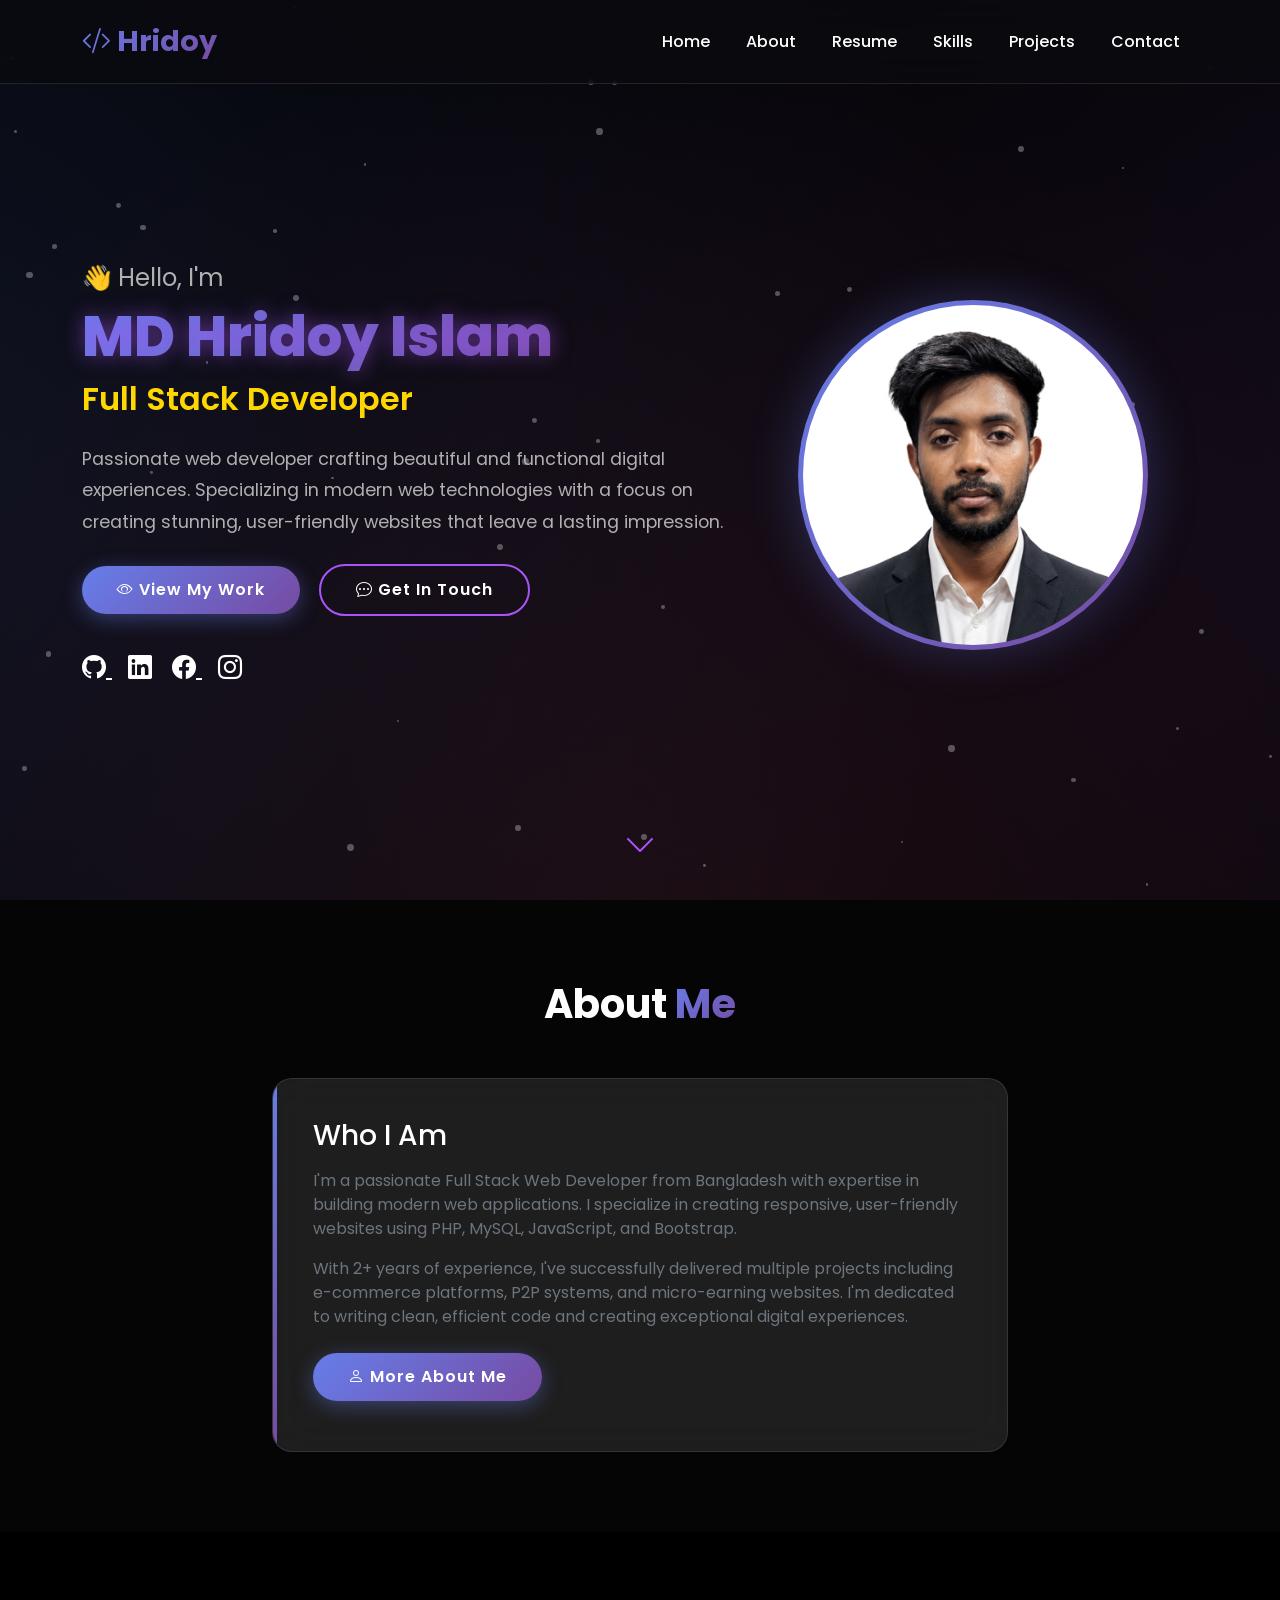
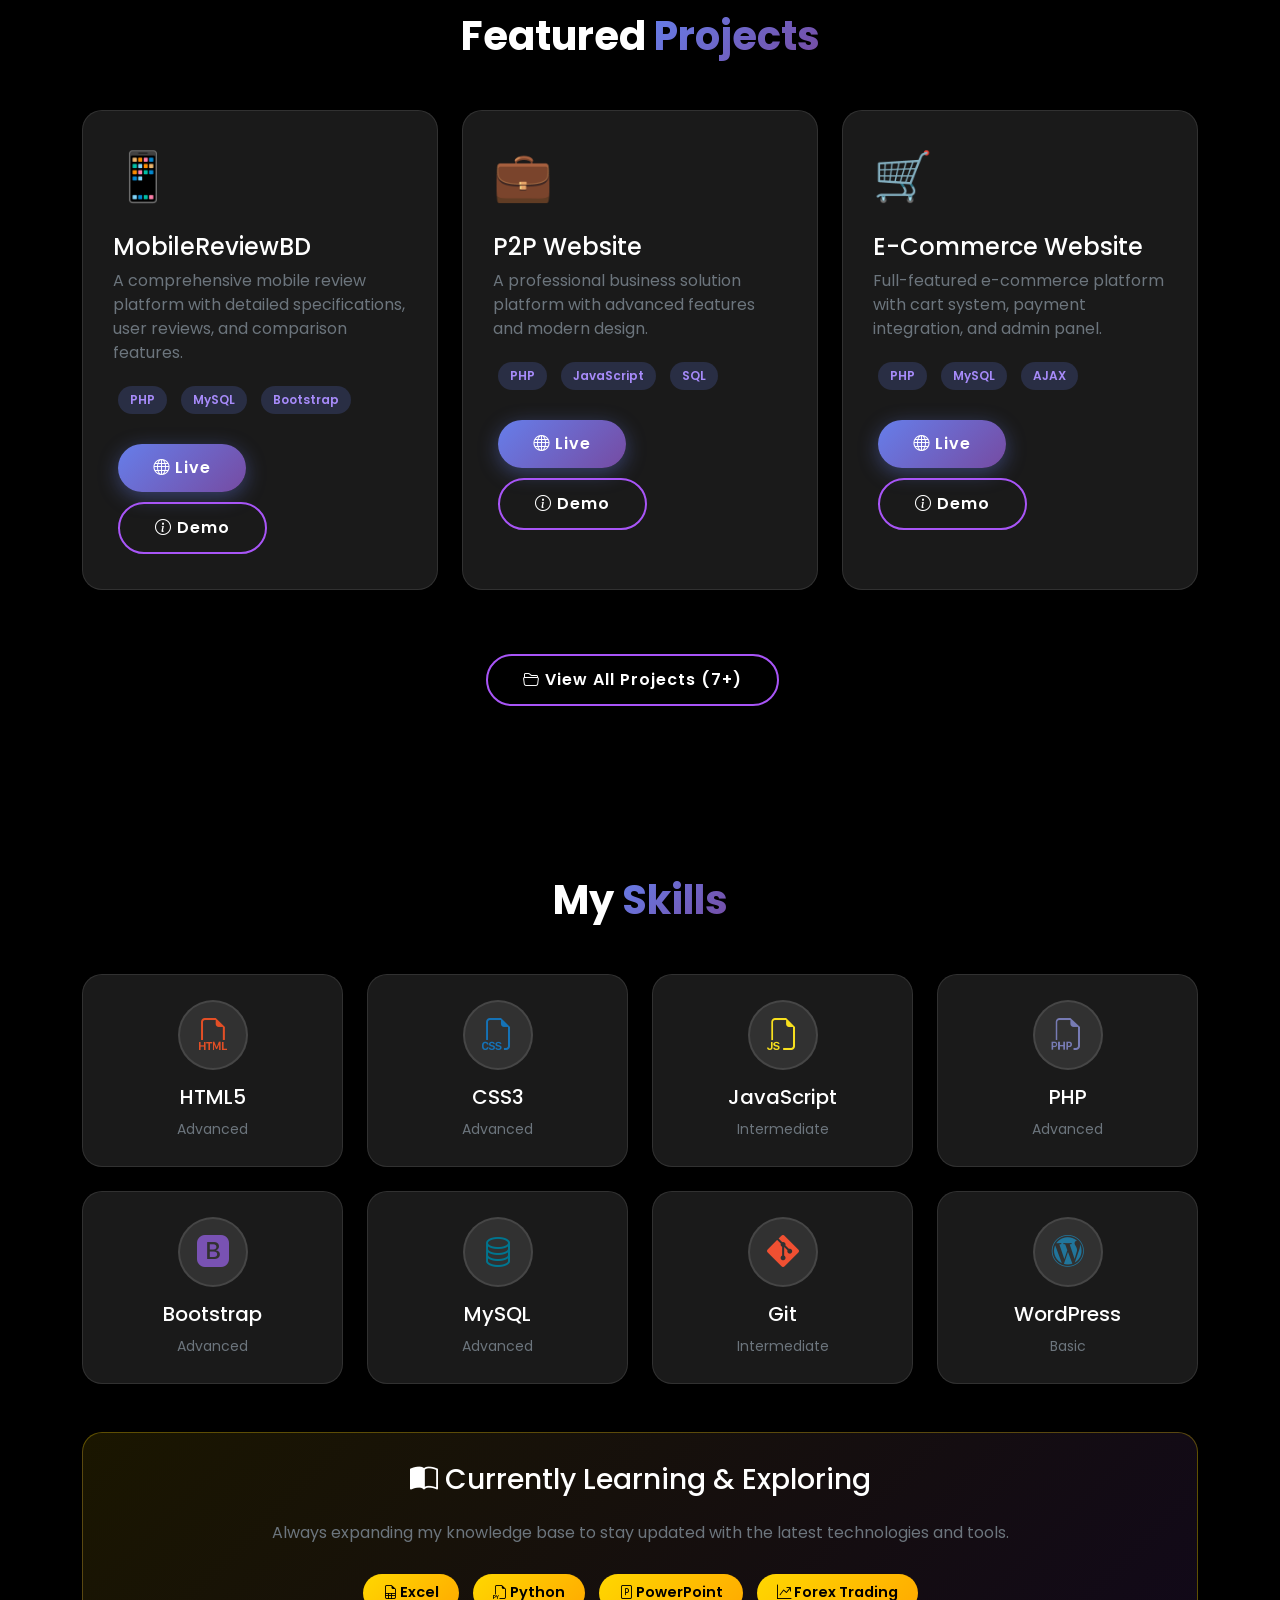
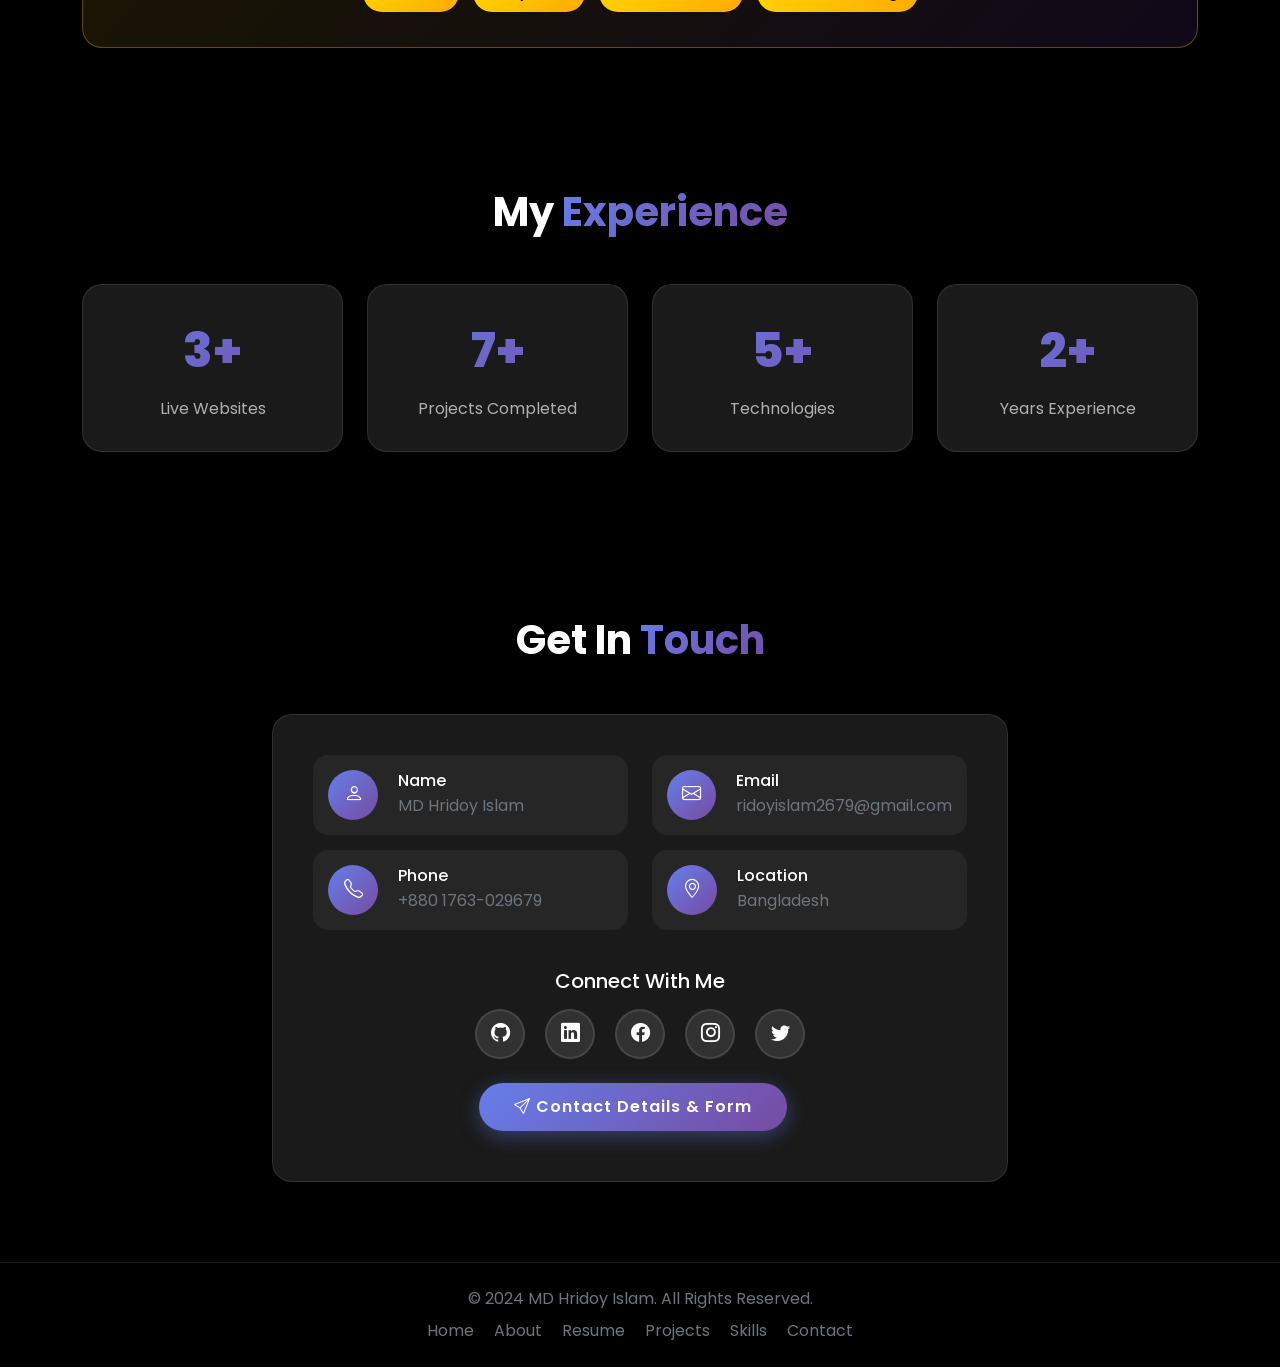
<file: index.html>
<!DOCTYPE html>
<html lang="en">
<head>
    <meta charset="UTF-8">
    <meta name="viewport" content="width=device-width, initial-scale=1.0">
    <title>MD Hridoy Islam - Portfolio</title>
    
    <!-- Bootstrap 5 CSS -->
    <link href="https://cdn.jsdelivr.net/npm/bootstrap@5.3.0/dist/css/bootstrap.min.css" rel="stylesheet">
    
    <!-- Bootstrap Icons -->
    <link href="https://cdn.jsdelivr.net/npm/bootstrap-icons@1.11.0/font/bootstrap-icons.css" rel="stylesheet">
    
    <!-- AOS Animation CSS -->
    <link href="https://unpkg.com/aos@2.3.1/dist/aos.css" rel="stylesheet">
    
    <!-- Google Fonts -->
    <link href="https://fonts.googleapis.com/css2?family=Poppins:wght@300;400;500;600;700;800&display=swap" rel="stylesheet">
    
	<link rel="stylesheet" href="css/style.css">
	<link rel="stylesheet" href="css/index.css">
	<link rel="stylesheet" href="css/about.css">
	<link rel="stylesheet" href="css/resume.css">
	<link rel="stylesheet" href="css/skills.css">
	<link rel="stylesheet" href="css/projects.css">
	<link rel="stylesheet" href="css/contact.css">
	
</head>
<body>
    <!-- Animated Background -->
    <div class="animated-bg"></div>
    <div class="particles" id="particles"></div>

    <!-- Navigation -->
    <nav class="navbar navbar-expand-lg fixed-top" data-bs-theme="dark">
        <div class="container">
            <a class="navbar-brand" href="index.html">
                <i class="bi bi-code-slash"></i> Hridoy
            </a>
            <button class="navbar-toggler" type="button" data-bs-toggle="collapse" data-bs-target="#navbarNav">
                <span class="navbar-toggler-icon"></span>
            </button>
            <div class="collapse navbar-collapse" id="navbarNav">
                <ul class="navbar-nav ms-auto">
                    <li class="nav-item"><a class="nav-link active" href="index.html">Home</a></li>
                    <li class="nav-item"><a class="nav-link" href="about.html">About</a></li>
                    <li class="nav-item"><a class="nav-link" href="resume.html">Resume</a></li>
                    <li class="nav-item"><a class="nav-link" href="skills.html">Skills</a></li>
                    <li class="nav-item"><a class="nav-link" href="projects.html">Projects</a></li>
                    <li class="nav-item"><a class="nav-link" href="contact.html">Contact</a></li>
                </ul>
            </div>
        </div>
    </nav>

    <!-- Hero Section -->
    <section class="hero-section" id="home">
        <div class="container">
            <div class="row align-items-center">
                <div class="col-lg-7" data-aos="fade-right" data-aos-duration="1000">
                    <h1 class="hero-title">
                        <span class="greeting">👋 Hello, I'm</span>
                        <span class="name glow-text">MD Hridoy Islam</span>
                        <span class="role">
                            <span id="typing-text"></span>
                        </span>
                    </h1>
                    <p class="hero-description">
                        Passionate web developer crafting beautiful and functional digital experiences. 
                        Specializing in modern web technologies with a focus on creating stunning, 
                        user-friendly websites that leave a lasting impression.
                    </p>
                    <div class="mt-4">
                        <a href="projects.html" class="btn btn-custom btn-primary-gradient">
                            <i class="bi bi-eye"></i> View My Work
                        </a>
                        <a href="contact.html" class="btn btn-custom btn-outline-gradient">
                            <i class="bi bi-chat-dots"></i> Get In Touch
                        </a>
                    </div>
                    
                    <!-- Social Links -->
                    <div class="mt-4">
                        <a href="https://github.com/ridoyislam2679" target="_blank" class="social-icon text-white me-3 fs-4">
							<i class="bi bi-github"></i>
						</a>
                        <a href="" class="social-icon text-white me-3 fs-4"><i class="bi bi-linkedin"></i></a>
                        <a href="https://www.facebook.com/hridoy42679" target="_blank" class="social-icon text-white me-3 fs-4">
							<i class="bi bi-facebook"></i>
						</a>
                        <a href="https://www.instagram.com/hridoy42679/" target="_blank" class="social-icon text-white fs-4">
							<i class="bi bi-instagram"></i>
						</a>
                    </div>
                </div>
                
                <div class="col-lg-5" data-aos="fade-left" data-aos-duration="1000">
                    <div class="hero-image-container">
                        <div class="hero-image-wrapper">
                            <div class="hero-image-inner">
                                <img src="assets/hridoyIslam.jpeg" alt="MD Hridoy Islam">
                            </div>
                        </div>
                    </div>
                </div>
            </div>
            
            <!-- Scroll Indicator -->
            <div class="scroll-indicator">
                <i class="bi bi-chevron-down"></i>
            </div>
        </div>
    </section>

    <!-- About Preview Section -->
    <section class="about-preview" id="about" data-aos="fade-up" data-aos-duration="1000">
        <div class="container">
            <h2 class="section-title">About <span>Me</span></h2>
            <div class="row align-items-center">
                <div class="col-lg-8 mx-auto">
                    <div class="about-preview-card">
                        <h3 class="mb-3">Who I Am</h3>
                        <p class="text-secondary mb-3">
                            I'm a passionate Full Stack Web Developer from Bangladesh with expertise in building 
                            modern web applications. I specialize in creating responsive, user-friendly websites 
                            using PHP, MySQL, JavaScript, and Bootstrap.
                        </p>
                        <p class="text-secondary mb-4">
                            With 2+ years of experience, I've successfully delivered multiple projects including 
                            e-commerce platforms, P2P systems, and micro-earning websites. I'm dedicated to 
                            writing clean, efficient code and creating exceptional digital experiences.
                        </p>
                        <a href="about.html" class="btn btn-custom btn-primary-gradient">
                            <i class="bi bi-person"></i> More About Me
                        </a>
                    </div>
                </div>
            </div>
        </div>
    </section>

    <!-- Top Projects Section -->
    <section class="section-padding" id="projects" data-aos="fade-up" data-aos-duration="1000">
        <div class="container">
            <h2 class="section-title">Featured <span>Projects</span></h2>
            <div class="row">
                <!-- Project 1: MobileReviewBD -->
                <div class="col-lg-4 col-md-6 mb-4">
                    <div class="project-card">
                        <div class="project-icon">📱</div>
                        <h4>MobileReviewBD</h4>
                        <p class="text-secondary">A comprehensive mobile review platform with detailed specifications, user reviews, and comparison features.</p>
                        <div class="mb-3">
                            <span class="project-tag">PHP</span>
                            <span class="project-tag">MySQL</span>
                            <span class="project-tag">Bootstrap</span>
                        </div>
                        <div class="project-links">
                            <a href="https://mobilereviewbd.com" target="_blank" class="btn btn-custom btn-primary-gradient btn-sm">
                                <i class="bi bi-globe"></i> Live 
                            </a>
                            <a href="MobileProject/index.php" class="btn btn-custom btn-outline-gradient btn-sm">
                                <i class="bi bi-info-circle"></i> Demo
                            </a>
                        </div>
                    </div>
                </div>

                <!-- Project 2: Reponex -->
                <div class="col-lg-4 col-md-6 mb-4">
                    <div class="project-card">
                        <div class="project-icon">💼</div>
                        <h4>P2P Website</h4>
                        <p class="text-secondary">A professional business solution platform with advanced features and modern design.</p>
                        <div class="mb-3">
                            <span class="project-tag">PHP</span>
                            <span class="project-tag">JavaScript</span>
                            <span class="project-tag">SQL</span>
                        </div>
                        <div class="project-links">
                            <a href="https://www.goldsaveworld.com/" target="_blank" class="btn btn-custom btn-primary-gradient btn-sm">
                                <i class="bi bi-globe"></i> Live 
                            </a>
                            <a href="GoldSave/index.php" class="btn btn-custom btn-outline-gradient btn-sm">
                                <i class="bi bi-info-circle"></i> Demo
                            </a>
                        </div>
                    </div>
                </div>

                <!-- Project 3: E-Commerce Platform -->
                <div class="col-lg-4 col-md-6 mb-4">
                    <div class="project-card">
                        <div class="project-icon">🛒</div>
                        <h4>E-Commerce Website</h4>
                        <p class="text-secondary">Full-featured e-commerce platform with cart system, payment integration, and admin panel.</p>
                        <div class="mb-3">
                            <span class="project-tag">PHP</span>
                            <span class="project-tag">MySQL</span>
                            <span class="project-tag">AJAX</span>
                        </div>
                        <div class="project-links">
							<a href="https://www.refonex.com/" target="_blank" class="btn btn-custom btn-primary-gradient btn-sm">
                                <i class="bi bi-globe"></i> Live 
                            </a>
                            <a href="PreakithikShad/index.php" class="btn btn-custom btn-outline-gradient btn-sm">
                                <i class="bi bi-info-circle"></i> Demo
                            </a>
                        </div>
                    </div>
                </div>
            </div>

            <!-- More Projects Button -->
            <div class="more-projects">
                <a href="projects.html" class="btn btn-custom btn-outline-gradient btn-lg">
                    <i class="bi bi-folder2-open"></i> View All Projects (7+)
                </a>
            </div>
        </div>
    </section>

    <!-- Skills Section -->
    <section class="section-padding" id="skills" data-aos="fade-up" data-aos-duration="1000">
        <div class="container">
            <h2 class="section-title">My <span>Skills</span></h2>
            <div class="row g-4">
                <!-- Skill items - easily add/remove -->
                <div class="col-lg-3 col-md-4 col-6">
                    <div class="skill-card">
                        <div class="skill-icon-circle">
                            <i class="bi bi-filetype-html" style="color: #e34f26;"></i>
                        </div>
                        <h5>HTML5</h5>
                        <small class="text-secondary">Advanced</small>
                    </div>
                </div>
                <div class="col-lg-3 col-md-4 col-6">
                    <div class="skill-card">
                        <div class="skill-icon-circle">
                            <i class="bi bi-filetype-css" style="color: #1572b6;"></i>
                        </div>
                        <h5>CSS3</h5>
                        <small class="text-secondary">Advanced</small>
                    </div>
                </div>
                <div class="col-lg-3 col-md-4 col-6">
                    <div class="skill-card">
                        <div class="skill-icon-circle">
                            <i class="bi bi-filetype-js" style="color: #f7df1e;"></i>
                        </div>
                        <h5>JavaScript</h5>
                        <small class="text-secondary">Intermediate</small>
                    </div>
                </div>
                <div class="col-lg-3 col-md-4 col-6">
                    <div class="skill-card">
                        <div class="skill-icon-circle">
                            <i class="bi bi-filetype-php" style="color: #777bb4;"></i>
                        </div>
                        <h5>PHP</h5>
                        <small class="text-secondary">Advanced</small>
                    </div>
                </div>
                <div class="col-lg-3 col-md-4 col-6">
                    <div class="skill-card">
                        <div class="skill-icon-circle">
                            <i class="bi bi-bootstrap-fill" style="color: #7952b3;"></i>
                        </div>
                        <h5>Bootstrap</h5>
                        <small class="text-secondary">Advanced</small>
                    </div>
                </div>
                <div class="col-lg-3 col-md-4 col-6">
                    <div class="skill-card">
                        <div class="skill-icon-circle">
                            <i class="bi bi-database" style="color: #00758f;"></i>
                        </div>
                        <h5>MySQL</h5>
                        <small class="text-secondary">Advanced</small>
                    </div>
                </div>
                <div class="col-lg-3 col-md-4 col-6">
                    <div class="skill-card">
                        <div class="skill-icon-circle">
                            <i class="bi bi-git" style="color: #f05032;"></i>
                        </div>
                        <h5>Git</h5>
                        <small class="text-secondary">Intermediate</small>
                    </div>
                </div>
                <div class="col-lg-3 col-md-4 col-6">
                    <div class="skill-card">
                        <div class="skill-icon-circle">
                            <i class="bi bi-wordpress" style="color: #21759b;"></i>
                        </div>
                        <h5>WordPress</h5>
                        <small class="text-secondary">Basic</small>
                    </div>
                </div>
            </div>

            <!-- Currently Learning Section -->
            <div class="mt-5" data-aos="fade-up" data-aos-duration="1000">
                <div class="learning-card">
                    <h3 class="text-center mb-4">
                        <i class="bi bi-book-half"></i> Currently Learning & Exploring
                    </h3>
                    <p class="text-center text-secondary mb-4">
                        Always expanding my knowledge base to stay updated with the latest technologies and tools.
                    </p>
                    <div class="text-center">
                        <span class="learning-badge"><i class="bi bi-file-earmark-spreadsheet"></i> Excel</span>
                        <span class="learning-badge"><i class="bi bi-filetype-py"></i> Python</span>
                        <span class="learning-badge"><i class="bi bi-file-ppt"></i> PowerPoint</span>
                        <span class="learning-badge"><i class="bi bi-graph-up-arrow"></i> Forex Trading</span>
                    </div>
                </div>
            </div>
        </div>
    </section>

    <!-- Stats/Experience Section -->
    <section class="stats-section" data-aos="fade-up" data-aos-duration="1000">
        <div class="container">
            <h2 class="section-title mb-5">My <span>Experience</span></h2>
            <div class="row">
                <div class="col-md-3 col-6 mb-4">
                    <div class="stat-card">
                        <div class="stat-number">3+</div>
                        <div class="stat-label">Live Websites</div>
                    </div>
                </div>
                <div class="col-md-3 col-6 mb-4">
                    <div class="stat-card">
                        <div class="stat-number">7+</div>
                        <div class="stat-label">Projects Completed</div>
                    </div>
                </div>
                <div class="col-md-3 col-6 mb-4">
                    <div class="stat-card">
                        <div class="stat-number">5+</div>
                        <div class="stat-label">Technologies</div>
                    </div>
                </div>
                <div class="col-md-3 col-6 mb-4">
                    <div class="stat-card">
                        <div class="stat-number">2+</div>
                        <div class="stat-label">Years Experience</div>
                    </div>
                </div>
            </div>
        </div>
    </section>

    <!-- Contact Section -->
    <section class="section-padding" id="contact" data-aos="fade-up" data-aos-duration="1000">
        <div class="container">
            <h2 class="section-title">Get In <span>Touch</span></h2>
            <div class="row">
                <div class="col-lg-8 mx-auto">
                    <div class="contact-card">
                        <div class="row">
                            <div class="col-md-6">
                                <div class="contact-info-item">
                                    <div class="contact-icon">
                                        <i class="bi bi-person"></i>
                                    </div>
                                    <div>
                                        <h6 class="mb-1">Name</h6>
                                        <p class="mb-0 text-secondary">MD Hridoy Islam</p>
                                    </div>
                                </div>
                            </div>
                            <div class="col-md-6">
                                <div class="contact-info-item">
                                    <div class="contact-icon">
                                        <i class="bi bi-envelope"></i>
                                    </div>
                                    <div>
                                        <h6 class="mb-1">Email</h6>
                                        <p class="mb-0 text-secondary">ridoyislam2679@gmail.com</p>
                                    </div>
                                </div>
                            </div>
                            <div class="col-md-6">
                                <div class="contact-info-item">
                                    <div class="contact-icon">
                                        <i class="bi bi-telephone"></i>
                                    </div>
                                    <div>
                                        <h6 class="mb-1">Phone</h6>
                                        <p class="mb-0 text-secondary">+880 1763-029679</p>
                                    </div>
                                </div>
                            </div>
                            <div class="col-md-6">
                                <div class="contact-info-item">
                                    <div class="contact-icon">
                                        <i class="bi bi-geo-alt"></i>
                                    </div>
                                    <div>
                                        <h6 class="mb-1">Location</h6>
                                        <p class="mb-0 text-secondary">Bangladesh</p>
                                    </div>
                                </div>
                            </div>
                        </div>

                        <!-- Social Links -->
                        <div class="text-center mt-4">
                            <h5 class="mb-3">Connect With Me</h5>
                            <div class="social-links-circle">
                                <a href="https://github.com/ridoyislam2679" target="_blank" class="social-icon" title="GitHub">
									<i class="bi bi-github"></i>
								</a>
                                <a href="" class="social-icon" title="LinkedIn"><i class="bi bi-linkedin"></i></a>
                                <a href="https://www.facebook.com/hridoy42679" target="_blank" class="social-icon" title="Facebook">
									<i class="bi bi-facebook"></i>
								</a>
                                <a href="https://www.instagram.com/hridoy42679/" target="_blank" class="social-icon" title="Instagram">
									<i class="bi bi-instagram"></i>
								</a>
                                <a href="" class="social-icon" title="Twitter"><i class="bi bi-twitter"></i></a>
                            </div>
                        </div>

                        <!-- Contact Button -->
                        <div class="text-center mt-4">
                            <a href="contact.html" class="btn btn-custom btn-primary-gradient btn-lg">
                                <i class="bi bi-send"></i> Contact Details & Form
                            </a>
                        </div>
                    </div>
                </div>
            </div>
        </div>
    </section>

    <!-- Footer -->
    <footer class="py-4" style="border-top: 1px solid var(--border-glass);">
        <div class="container text-center">
            <p class="mb-0 text-secondary">
                &copy; 2024 MD Hridoy Islam. All Rights Reserved.
            </p>
            <p class="mt-2 mb-0">
                <a href="index.html" class="text-secondary text-decoration-none me-3">Home</a>
                <a href="about.html" class="text-secondary text-decoration-none me-3">About</a>
                <a href="resume.html" class="text-secondary text-decoration-none me-3">Resume</a>
                <a href="projects.html" class="text-secondary text-decoration-none me-3">Projects</a>
                <a href="skills.html" class="text-secondary text-decoration-none me-3">Skills</a>
                <a href="contact.html" class="text-secondary text-decoration-none">Contact</a>
            </p>
        </div>
    </footer>

    <!-- Scripts -->
    <script src="https://cdn.jsdelivr.net/npm/bootstrap@5.3.0/dist/js/bootstrap.bundle.min.js"></script>
    <script src="https://unpkg.com/aos@2.3.1/dist/aos.js"></script>
    
    <script>
        // Initialize AOS Animation
        AOS.init({
            duration: 1000,
            once: true
        });

        // Typing Effect
        const roles = [
            "Full Stack Developer",
            "Web Designer",
            "UI/UX Enthusiast",
            "Problem Solver"
        ];
        
        let roleIndex = 0;
        let charIndex = 0;
        let isDeleting = false;
        const typingElement = document.getElementById('typing-text');
        
        function typeEffect() {
            const currentRole = roles[roleIndex];
            
            if (isDeleting) {
                typingElement.textContent = currentRole.substring(0, charIndex - 1);
                charIndex--;
            } else {
                typingElement.textContent = currentRole.substring(0, charIndex + 1);
                charIndex++;
            }
            
            if (!isDeleting && charIndex === currentRole.length) {
                setTimeout(() => { isDeleting = true; }, 2000);
            } else if (isDeleting && charIndex === 0) {
                isDeleting = false;
                roleIndex = (roleIndex + 1) % roles.length;
            }
            
            const speed = isDeleting ? 50 : 100;
            setTimeout(typeEffect, speed);
        }
        
        // Start typing effect
        typeEffect();

        // Navbar Scroll Effect
        window.addEventListener('scroll', () => {
            const navbar = document.querySelector('.navbar');
            if (window.scrollY > 50) {
                navbar.classList.add('scrolled');
            } else {
                navbar.classList.remove('scrolled');
            }
        });

        // Create Floating Particles
        function createParticles() {
            const container = document.getElementById('particles');
            for (let i = 0; i < 50; i++) {
                const particle = document.createElement('div');
                particle.className = 'particle';
                particle.style.left = Math.random() * 100 + '%';
                particle.style.top = Math.random() * 100 + '%';
                particle.style.width = Math.random() * 5 + 2 + 'px';
                particle.style.height = particle.style.width;
                particle.style.animationDelay = Math.random() * 6 + 's';
                particle.style.animationDuration = Math.random() * 6 + 4 + 's';
                container.appendChild(particle);
            }
        }
        
        createParticles();

        // Smooth Scroll
        document.querySelectorAll('a[href^="#"]').forEach(anchor => {
            anchor.addEventListener('click', function (e) {
                e.preventDefault();
                const target = document.querySelector(this.getAttribute('href'));
                if (target) {
                    target.scrollIntoView({
                        behavior: 'smooth',
                        block: 'start'
                    });
                }
            });
        });

        // Active Nav Link Update on Scroll
        window.addEventListener('scroll', () => {
            const sections = document.querySelectorAll('section[id]');
            const navLinks = document.querySelectorAll('.nav-link');
            
            let current = '';
            sections.forEach(section => {
                const sectionTop = section.offsetTop - 100;
                if (window.scrollY >= sectionTop) {
                    current = section.getAttribute('id');
                }
            });
            
            navLinks.forEach(link => {
                link.classList.remove('active');
                if (link.getAttribute('href') === '#' + current) {
                    link.classList.add('active');
                }
            });
        });
    </script>
</body>
</html>
</file>
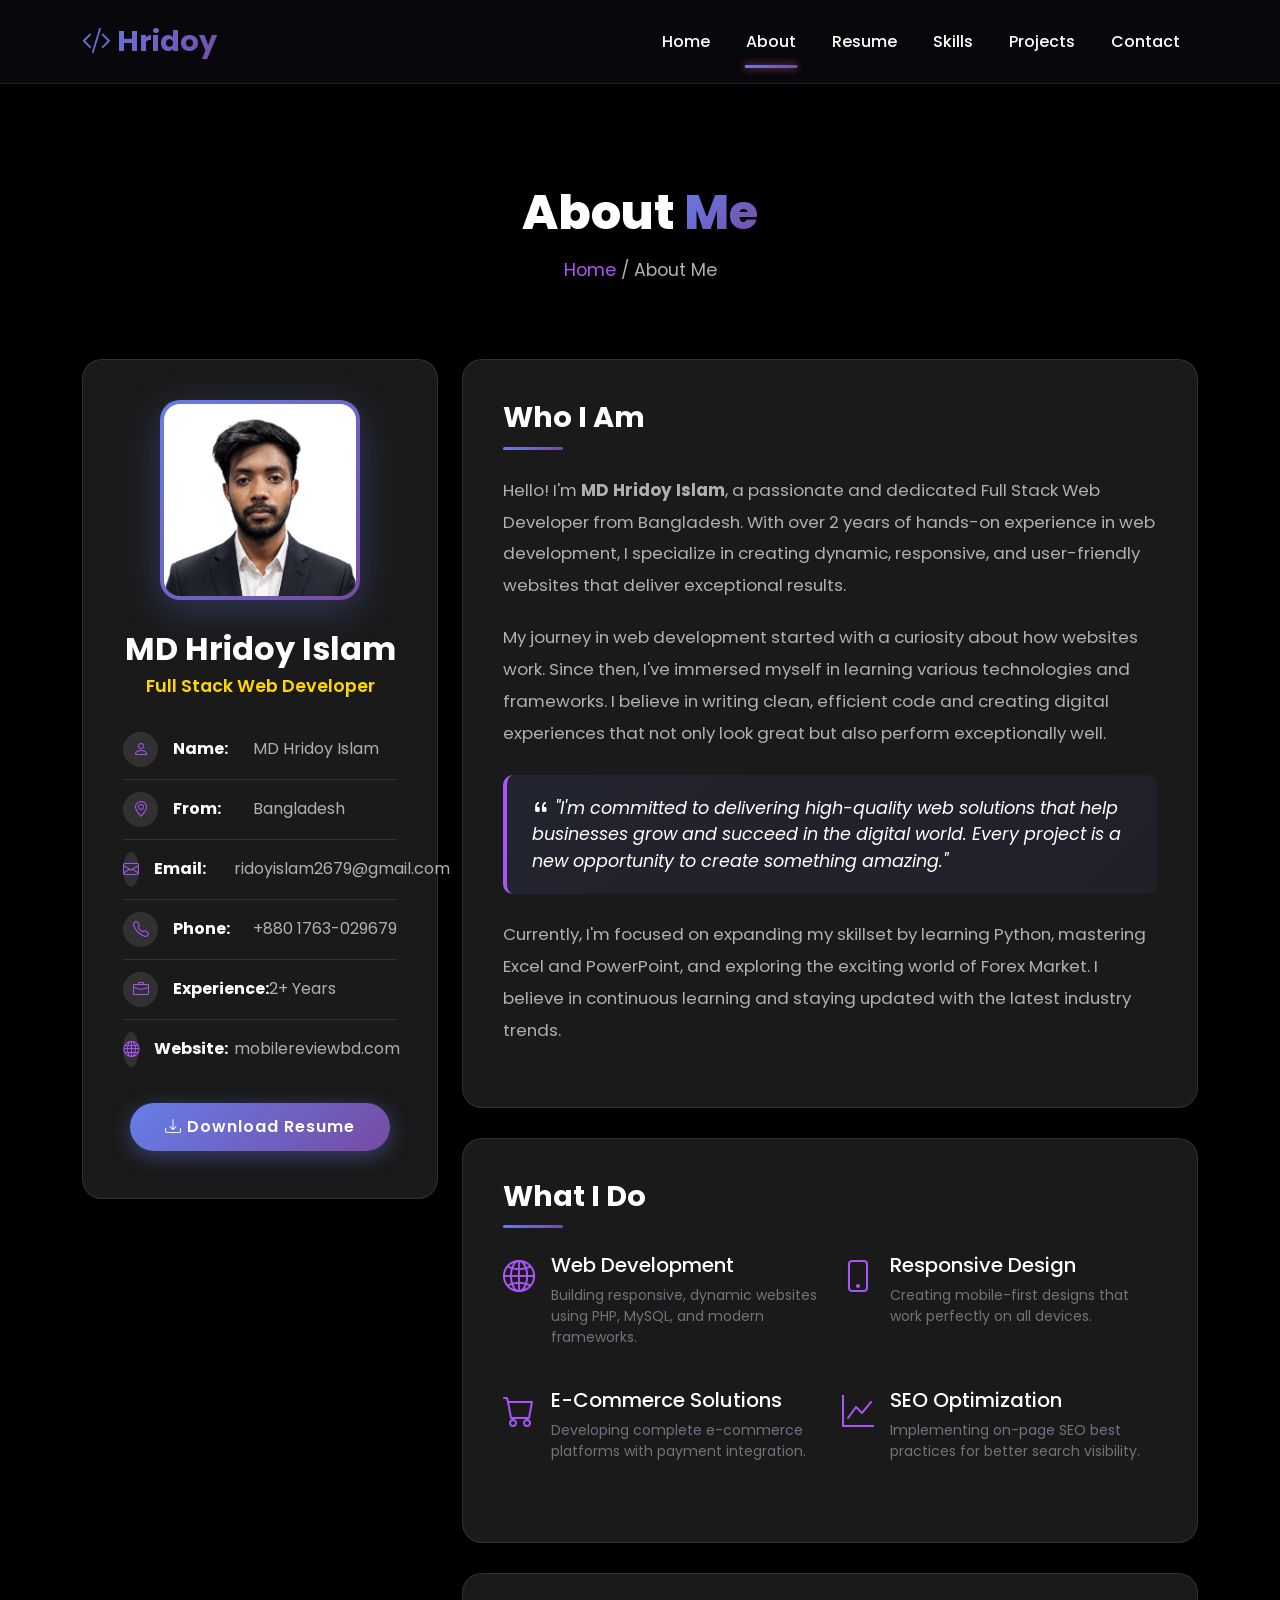
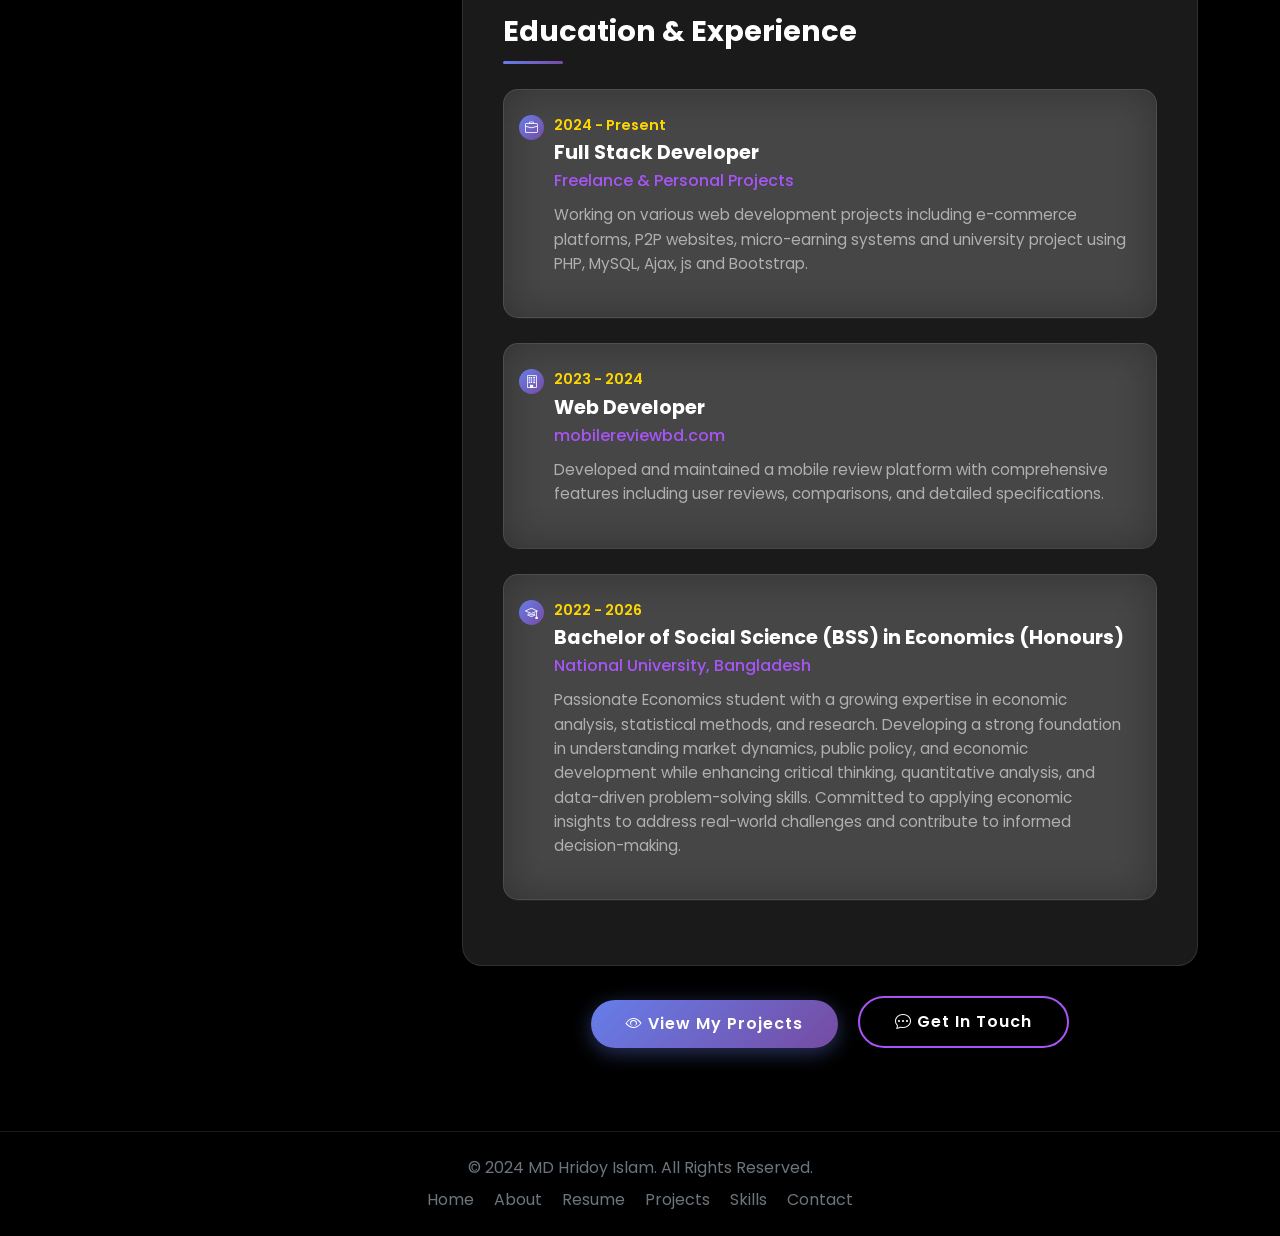
<file: about.html>
<!DOCTYPE html>
<html lang="en">
<head>
    <meta charset="UTF-8">
    <meta name="viewport" content="width=device-width, initial-scale=1.0">
    <title>About Me - MD Hridoy Islam</title>
    
    <!-- Bootstrap 5 CSS -->
    <link href="https://cdn.jsdelivr.net/npm/bootstrap@5.3.0/dist/css/bootstrap.min.css" rel="stylesheet">
    
    <!-- Bootstrap Icons -->
    <link href="https://cdn.jsdelivr.net/npm/bootstrap-icons@1.11.0/font/bootstrap-icons.css" rel="stylesheet">
    
    <!-- AOS Animation CSS -->
    <link href="https://unpkg.com/aos@2.3.1/dist/aos.css" rel="stylesheet">
    
    <!-- Google Fonts -->
    <link href="https://fonts.googleapis.com/css2?family=Poppins:wght@300;400;500;600;700;800&display=swap" rel="stylesheet">
    
	<link rel="stylesheet" href="css/style.css">
	<link rel="stylesheet" href="css/index.css">
	<link rel="stylesheet" href="css/about.css">
	<link rel="stylesheet" href="css/resume.css">
	<link rel="stylesheet" href="css/skills.css">
	<link rel="stylesheet" href="css/projects.css">
	<link rel="stylesheet" href="css/contact.css">
	
</head>
<body>
    <!-- Animated Background -->
    <div class="about-animated-bg"></div>
    <div class="about-particles" id="aboutParticles"></div>

    <!-- Navigation -->
    <nav class="navbar navbar-expand-lg fixed-top" data-bs-theme="dark">
        <div class="container">
            <a class="navbar-brand" href="index.html">
                <i class="bi bi-code-slash"></i> Hridoy
            </a>
            <button class="navbar-toggler" type="button" data-bs-toggle="collapse" data-bs-target="#navbarNav">
                <span class="navbar-toggler-icon"></span>
            </button>
            <div class="collapse navbar-collapse" id="navbarNav">
                <ul class="navbar-nav ms-auto">
                    <li class="nav-item"><a class="nav-link" href="index.html">Home</a></li>
                    <li class="nav-item"><a class="nav-link active" href="about.html">About</a></li>
                    <li class="nav-item"><a class="nav-link" href="resume.html">Resume</a></li>
                    <li class="nav-item"><a class="nav-link" href="skills.html">Skills</a></li>
                    <li class="nav-item"><a class="nav-link" href="projects.html">Projects</a></li>
                    <li class="nav-item"><a class="nav-link" href="contact.html">Contact</a></li>
                </ul>
            </div>
        </div>
    </nav>

    <!-- Page Header -->
    <section class="about-page-header">
        <div class="container">
            <h1 class="about-page-title" data-aos="fade-down">
                About <span>Me</span>
            </h1>
            <p class="about-breadcrumb" data-aos="fade-up" data-aos-delay="200">
                <a href="index.html">Home</a> / About Me
            </p>
        </div>
    </section>

    <!-- Main About Section -->
    <section class="about-main-section">
        <div class="container">
            <div class="row">
                <!-- Profile Card -->
                <div class="col-lg-4" data-aos="fade-right" data-aos-duration="1000">
                    <div class="about-profile-card">
                        <div class="about-profile-img-wrapper">
                            <img src="assets/hridoyIslam.jpeg" alt="MD Hridoy Islam" class="about-profile-img">
                        </div>
                        <h2 class="about-profile-name">MD Hridoy Islam</h2>
                        <p class="about-profile-role">Full Stack Web Developer</p>
                        
                        <ul class="about-profile-details">
                            <li>
                                <i class="bi bi-person"></i>
                                <strong>Name:</strong> MD Hridoy Islam
                            </li>
                            <li>
                                <i class="bi bi-geo-alt"></i>
                                <strong>From:</strong> Bangladesh
                            </li>
                            <li>
                                <i class="bi bi-envelope"></i>
                                <strong>Email:</strong> ridoyislam2679@gmail.com
                            </li>
                            <li>
                                <i class="bi bi-telephone"></i>
                                <strong>Phone:</strong> +880 1763-029679
                            </li>
                            <li>
                                <i class="bi bi-briefcase"></i>
                                <strong>Experience: </strong> 2+ Years
                            </li>
                            <li>
                                <i class="bi bi-globe"></i>
                                <strong>Website:</strong> mobilereviewbd.com
                            </li>
                        </ul>
                        
                        <div class="text-center mt-4">
                            <a href="https://drive.google.com/file/d/1_Hex9TrhK_H20kvVbOLKGdeZBe0stn3M/view?usp=drive_link"  target="_blank" class="about-btn about-btn-primary">
                                <i class="bi bi-download"></i> Download Resume
                            </a>
                        </div>
                    </div>
                </div>

                <!-- Content -->
                <div class="col-lg-8" data-aos="fade-left" data-aos-duration="1000">
                    <!-- About Me Content -->
                    <div class="about-content-card">
                        <h3 class="about-section-subtitle">Who I Am</h3>
                        <p class="about-text">
                            Hello! I'm <strong>MD Hridoy Islam</strong>, a passionate and dedicated Full Stack Web Developer 
                            from Bangladesh. With over 2 years of hands-on experience in web development, I specialize in 
                            creating dynamic, responsive, and user-friendly websites that deliver exceptional results.
                        </p>
                        <p class="about-text">
                            My journey in web development started with a curiosity about how websites work. Since then, 
                            I've immersed myself in learning various technologies and frameworks. I believe in writing clean, 
                            efficient code and creating digital experiences that not only look great but also perform 
                            exceptionally well.
                        </p>
                        
                        <div class="about-highlight-box">
                            <p>
                                <i class="bi bi-quote"></i> 
                                "I'm committed to delivering high-quality web solutions that help businesses grow and 
                                succeed in the digital world. Every project is a new opportunity to create something amazing."
                            </p>
                        </div>
                        
                        <p class="about-text">
                            Currently, I'm focused on expanding my skillset by learning Python, mastering Excel and 
                            PowerPoint, and exploring the exciting world of Forex Market. I believe in continuous 
                            learning and staying updated with the latest industry trends.
                        </p>
                    </div>

                    <!-- What I Do -->
                    <div class="about-content-card">
                        <h3 class="about-section-subtitle">What I Do</h3>
                        <div class="row mt-4">
                            <div class="col-md-6 mb-4">
                                <div class="d-flex align-items-start">
                                    <i class="bi bi-globe2 fs-2 me-3" style="color: var(--accent-purple);"></i>
                                    <div>
                                        <h5>Web Development</h5>
                                        <p class="text-secondary small">Building responsive, dynamic websites using PHP, MySQL, and modern frameworks.</p>
                                    </div>
                                </div>
                            </div>
                            <div class="col-md-6 mb-4">
                                <div class="d-flex align-items-start">
                                    <i class="bi bi-phone fs-2 me-3" style="color: var(--accent-purple);"></i>
                                    <div>
                                        <h5>Responsive Design</h5>
                                        <p class="text-secondary small">Creating mobile-first designs that work perfectly on all devices.</p>
                                    </div>
                                </div>
                            </div>
                            <div class="col-md-6 mb-4">
                                <div class="d-flex align-items-start">
                                    <i class="bi bi-cart fs-2 me-3" style="color: var(--accent-purple);"></i>
                                    <div>
                                        <h5>E-Commerce Solutions</h5>
                                        <p class="text-secondary small">Developing complete e-commerce platforms with payment integration.</p>
                                    </div>
                                </div>
                            </div>
                            <div class="col-md-6 mb-4">
                                <div class="d-flex align-items-start">
                                    <i class="bi bi-graph-up fs-2 me-3" style="color: var(--accent-purple);"></i>
                                    <div>
                                        <h5>SEO Optimization</h5>
                                        <p class="text-secondary small">Implementing on-page SEO best practices for better search visibility.</p>
                                    </div>
                                </div>
                            </div>
                        </div>
                    </div>
					
                    <!-- Education & Experience Timeline -->
                    <div class="about-content-card">
                        <h3 class="about-section-subtitle">Education & Experience</h3>
                        
                        <div class="about-timeline-card">
                            <div class="about-timeline-icon">
                                <i class="bi bi-briefcase"></i>
                            </div>
                            <div class="about-timeline-year">2024 - Present</div>
                            <h5 class="about-timeline-title">Full Stack Developer</h5>
                            <p class="about-timeline-org">Freelance & Personal Projects</p>
                            <p class="about-timeline-desc">
                                Working on various web development projects including e-commerce platforms, 
                                P2P websites, micro-earning systems and university project using PHP, MySQL, Ajax, js and Bootstrap.
                            </p>
                        </div>

                        <div class="about-timeline-card">
                            <div class="about-timeline-icon">
                                <i class="bi bi-building"></i>
                            </div>
                            <div class="about-timeline-year">2023 - 2024</div>
                            <h5 class="about-timeline-title">Web Developer</h5>
                            <p class="about-timeline-org">mobilereviewbd.com</p>
                            <p class="about-timeline-desc">
                                Developed and maintained a mobile review platform with comprehensive features 
                                including user reviews, comparisons, and detailed specifications.
                            </p>
                        </div>

                        <div class="about-timeline-card">
                            <div class="about-timeline-icon">
                                <i class="bi bi-mortarboard"></i>
                            </div>
                            <div class="about-timeline-year">2022 - 2026</div>
                            <h5 class="about-timeline-title">Bachelor of Social Science (BSS) in Economics (Honours)</h5>
                            <p class="about-timeline-org">National University, Bangladesh</p>
                            <p class="about-timeline-desc">
                                Passionate Economics student with a growing expertise in economic analysis, statistical methods, and research. Developing a strong foundation in understanding market dynamics, public policy, and economic development while enhancing critical thinking, quantitative analysis, and data-driven problem-solving skills. Committed to applying economic insights to address real-world challenges and contribute to informed decision-making.
                            </p>
                        </div>
                    </div>

                    <!-- CTA Buttons -->
                    <div class="text-center mt-4">
                        <a href="projects.html" class="about-btn about-btn-primary me-3 mb-3">
                            <i class="bi bi-eye"></i> View My Projects
                        </a>
                        <a href="contact.html" class="about-btn about-btn-outline mb-3">
                            <i class="bi bi-chat-dots"></i> Get In Touch
                        </a>
                    </div>
                </div>
            </div>
        </div>
    </section>

    <!-- Footer -->
    <footer class="py-4" style="border-top: 1px solid var(--border-glass);">
        <div class="container text-center">
            <p class="mb-0 text-secondary">
                &copy; 2024 MD Hridoy Islam. All Rights Reserved.
            </p>
            <p class="mt-2 mb-0">
                <a href="index.html" class="text-secondary text-decoration-none me-3">Home</a>
                <a href="about.html" class="text-secondary text-decoration-none me-3">About</a>
                <a href="resume.html" class="text-secondary text-decoration-none me-3">Resume</a>
                <a href="projects.html" class="text-secondary text-decoration-none me-3">Projects</a>
                <a href="skills.html" class="text-secondary text-decoration-none me-3">Skills</a>
                <a href="contact.html" class="text-secondary text-decoration-none">Contact</a>
            </p>
        </div>
    </footer>

    <!-- Scripts -->
    <script src="https://cdn.jsdelivr.net/npm/bootstrap@5.3.0/dist/js/bootstrap.bundle.min.js"></script>
    <script src="https://unpkg.com/aos@2.3.1/dist/aos.js"></script>
    
    <script>
        // Initialize AOS Animation
        AOS.init({
            duration: 1000,
            once: true
        });

        // Navbar Scroll Effect
        window.addEventListener('scroll', () => {
            const navbar = document.querySelector('.about-navbar');
            if (window.scrollY > 50) {
                navbar.classList.add('about-scrolled');
            } else {
                navbar.classList.remove('about-scrolled');
            }
        });

        // Create Floating Particles
        function createAboutParticles() {
            const container = document.getElementById('aboutParticles');
            if (!container) return;
            
            for (let i = 0; i < 40; i++) {
                const particle = document.createElement('div');
                particle.className = 'about-particle';
                particle.style.left = Math.random() * 100 + '%';
                particle.style.top = Math.random() * 100 + '%';
                particle.style.width = Math.random() * 5 + 2 + 'px';
                particle.style.height = particle.style.width;
                particle.style.animationDelay = Math.random() * 6 + 's';
                particle.style.animationDuration = Math.random() * 6 + 4 + 's';
                container.appendChild(particle);
            }
        }
        
        createAboutParticles();

        // Animate Progress Bars on Scroll
        function animateProgressBars() {
            const progressBars = document.querySelectorAll('.about-skill-progress-bar');
            const observer = new IntersectionObserver((entries) => {
                entries.forEach(entry => {
                    if (entry.isIntersecting) {
                        const width = entry.target.style.width;
                        entry.target.style.width = '0%';
                        setTimeout(() => {
                            entry.target.style.width = width;
                        }, 200);
                        observer.unobserve(entry.target);
                    }
                });
            }, { threshold: 0.5 });
            
            progressBars.forEach(bar => observer.observe(bar));
        }
        
        animateProgressBars();
    </script>
</body>
</html>
</file>
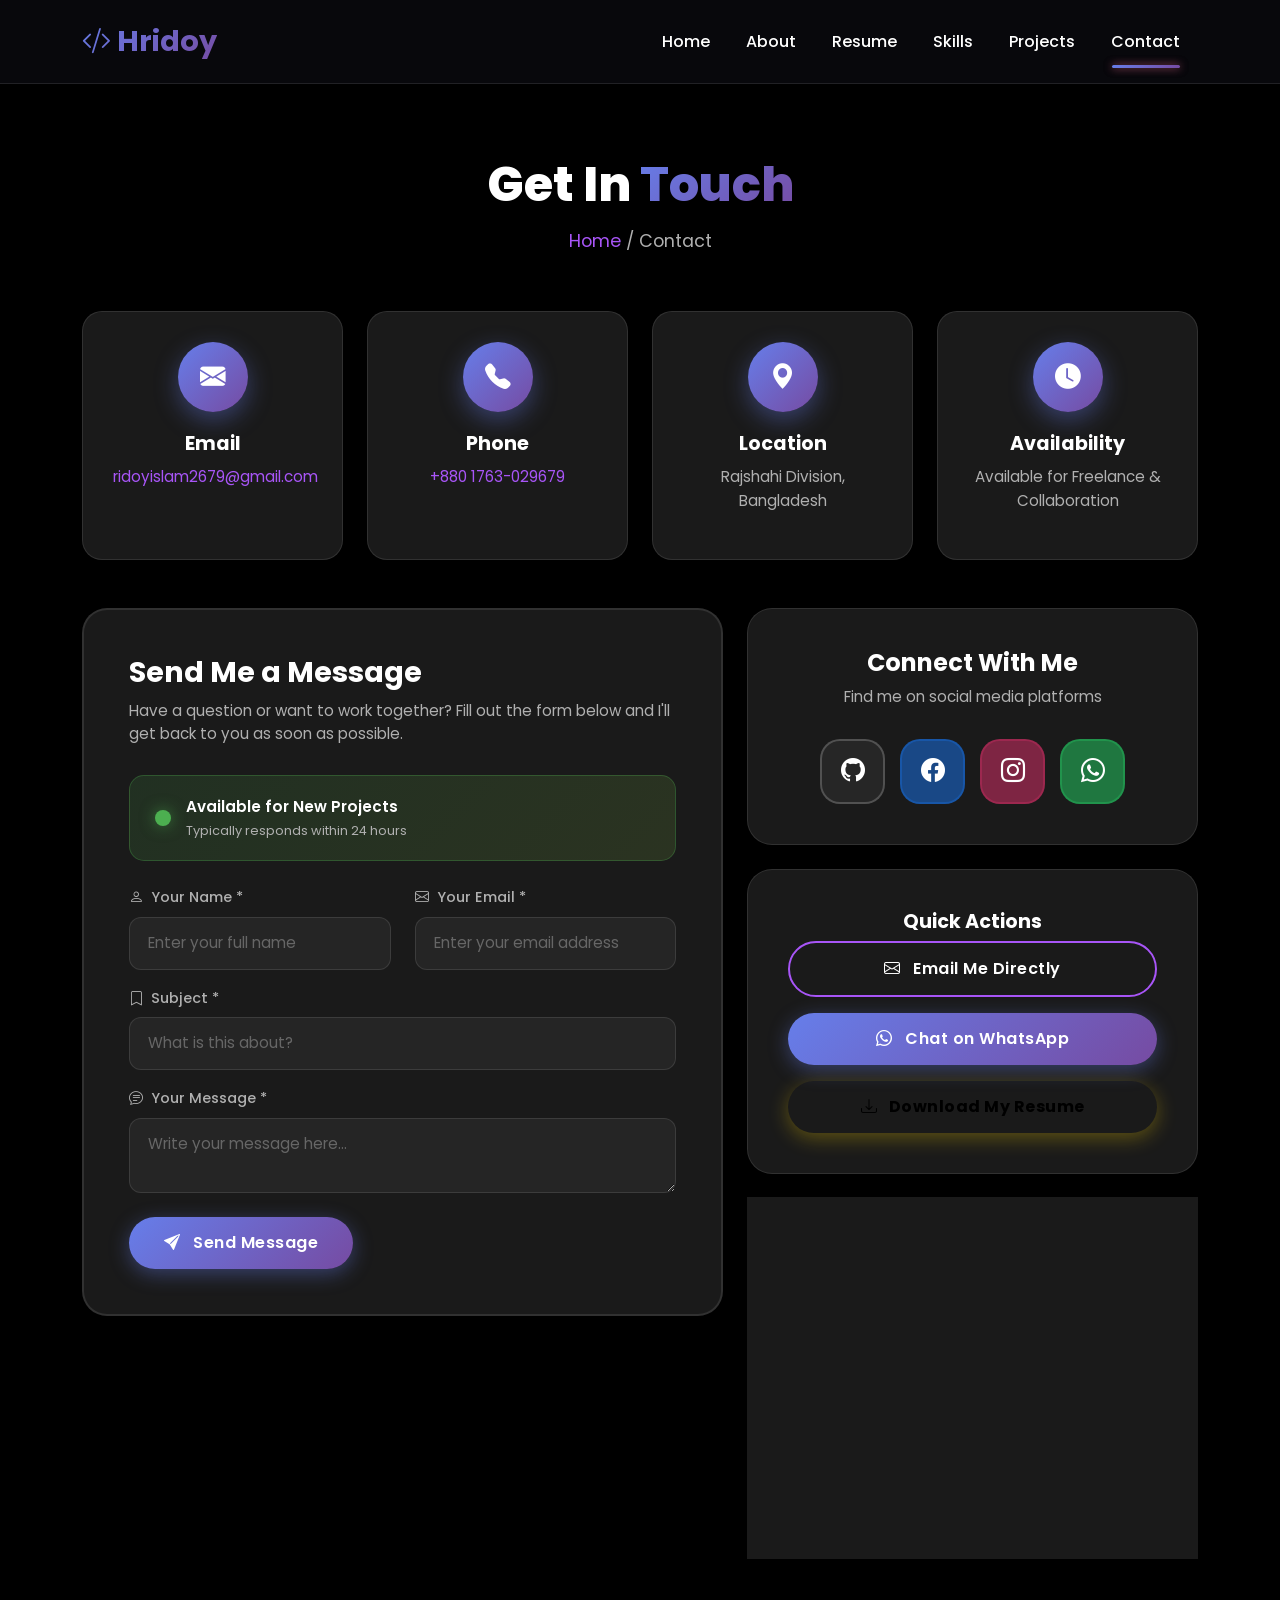
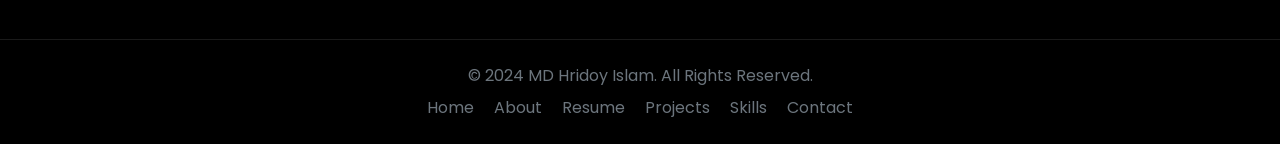
<file: contact.html>
<!DOCTYPE html>
<html lang="en">
<head>
    <meta charset="UTF-8">
    <meta name="viewport" content="width=device-width, initial-scale=1.0">
    <title>Contact Me - MD Hridoy Islam</title>
    
    <!-- Bootstrap 5 CSS -->
    <link href="https://cdn.jsdelivr.net/npm/bootstrap@5.3.0/dist/css/bootstrap.min.css" rel="stylesheet">
    
    <!-- Bootstrap Icons -->
    <link href="https://cdn.jsdelivr.net/npm/bootstrap-icons@1.11.0/font/bootstrap-icons.css" rel="stylesheet">
    
    <!-- AOS Animation CSS -->
    <link href="https://unpkg.com/aos@2.3.1/dist/aos.css" rel="stylesheet">
    
    <!-- Google Fonts -->
    <link href="https://fonts.googleapis.com/css2?family=Poppins:wght@300;400;500;600;700;800&display=swap" rel="stylesheet">
    
    <link rel="stylesheet" href="css/style.css">
	<link rel="stylesheet" href="css/index.css">
	<link rel="stylesheet" href="css/about.css">
	<link rel="stylesheet" href="css/resume.css">
	<link rel="stylesheet" href="css/skills.css">
	<link rel="stylesheet" href="css/projects.css">
	<link rel="stylesheet" href="css/contact.css">
	
</head>
<body>
    <!-- Animated Background -->
    <div class="contact-animated-bg"></div>
    <div class="contact-particles" id="contactParticles"></div>

    <!-- Navigation -->
    <nav class="navbar navbar-expand-lg fixed-top" data-bs-theme="dark">
        <div class="container">
            <a class="navbar-brand" href="index.html">
                <i class="bi bi-code-slash"></i> Hridoy
            </a>
            <button class="navbar-toggler" type="button" data-bs-toggle="collapse" data-bs-target="#navbarNav">
                <span class="navbar-toggler-icon"></span>
            </button>
            <div class="collapse navbar-collapse" id="navbarNav">
                <ul class="navbar-nav ms-auto">
                    <li class="nav-item"><a class="nav-link" href="index.html">Home</a></li>
                    <li class="nav-item"><a class="nav-link" href="about.html">About</a></li>
                    <li class="nav-item"><a class="nav-link" href="resume.html">Resume</a></li>
                    <li class="nav-item"><a class="nav-link" href="skills.html">Skills</a></li>
                    <li class="nav-item"><a class="nav-link" href="projects.html">Projects</a></li>
                    <li class="nav-item"><a class="nav-link active" href="contact.html">Contact</a></li>
                </ul>
            </div>
        </div>
    </nav>

    <!-- Page Header -->
    <section class="contact-page-header">
        <div class="container">
            <h1 class="contact-page-title" data-aos="fade-down">
                Get In <span>Touch</span>
            </h1>
            <p class="contact-breadcrumb" data-aos="fade-up" data-aos-delay="200">
                <a href="index.html">Home</a> / Contact
            </p>
        </div>
    </section>

    <!-- Main Contact Section -->
    <section class="contact-main-section">
        <div class="container">
            
            <!-- Contact Info Cards Row -->
            <div class="row g-4 mb-5" data-aos="fade-up" data-aos-duration="800">
                <!-- Email Card -->
                <div class="col-lg-3 col-md-6">
                    <div class="contact-info-card">
                        <div class="contact-info-icon-circle">
                            <i class="bi bi-envelope-fill"></i>
                        </div>
                        <h4 class="contact-info-title">Email</h4>
                        <p class="contact-info-text">
                            <a href="mailto:your.email@example.com">ridoyislam2679@gmail.com</a>
                        </p>
                    </div>
                </div>

                <!-- Phone Card -->
                <div class="col-lg-3 col-md-6">
                    <div class="contact-info-card">
                        <div class="contact-info-icon-circle">
                            <i class="bi bi-telephone-fill"></i>
                        </div>
                        <h4 class="contact-info-title">Phone</h4>
                        <p class="contact-info-text">
                            <a href="tel:+8801XXXXXXXXX">+880 1763-029679</a>
                        </p>
                    </div>
                </div>

                <!-- Location Card -->
                <div class="col-lg-3 col-md-6">
                    <div class="contact-info-card">
                        <div class="contact-info-icon-circle">
                            <i class="bi bi-geo-alt-fill"></i>
                        </div>
                        <h4 class="contact-info-title">Location</h4>
                        <p class="contact-info-text">Rajshahi Division, Bangladesh</p>
                    </div>
                </div>

                <!-- Availability Card -->
                <div class="col-lg-3 col-md-6">
                    <div class="contact-info-card">
                        <div class="contact-info-icon-circle">
                            <i class="bi bi-clock-fill"></i>
                        </div>
                        <h4 class="contact-info-title">Availability</h4>
                        <p class="contact-info-text">Available for Freelance & Collaboration</p>
                    </div>
                </div>
            </div>

            <div class="row g-4">
                <!-- Contact Form - Left Side -->
                <div class="col-lg-7" data-aos="fade-right" data-aos-duration="800">
                    <div class="contact-form-card">
                        <h3 class="contact-form-title">Send Me a Message</h3>
                        <p class="contact-form-subtitle">
                            Have a question or want to work together? Fill out the form below and I'll get back to you as soon as possible.
                        </p>

                        <!-- Availability Status -->
                        <div class="contact-status-card mb-4">
                            <div class="contact-status-dot"></div>
                            <div class="contact-status-text">
                                Available for New Projects
                                <small>Typically responds within 24 hours</small>
                            </div>
                        </div>

                        <!-- Contact Form -->
                        <form id="contactForm" onsubmit="handleSubmit(event)">
                            <div class="row">
                                <div class="col-md-6 mb-3">
                                    <label class="contact-form-label">
                                        <i class="bi bi-person me-1"></i> Your Name *
                                    </label>
                                    <input type="text" class="form-control contact-form-control" placeholder="Enter your full name" required>
                                </div>
                                <div class="col-md-6 mb-3">
                                    <label class="contact-form-label">
                                        <i class="bi bi-envelope me-1"></i> Your Email *
                                    </label>
                                    <input type="email" class="form-control contact-form-control" placeholder="Enter your email address" required>
                                </div>
                            </div>
                            <div class="mb-3">
                                <label class="contact-form-label">
                                    <i class="bi bi-bookmark me-1"></i> Subject *
                                </label>
                                <input type="text" class="form-control contact-form-control" placeholder="What is this about?" required>
                            </div>
                            <div class="mb-4">
                                <label class="contact-form-label">
                                    <i class="bi bi-chat-text me-1"></i> Your Message *
                                </label>
                                <textarea class="form-control contact-form-control contact-form-textarea" placeholder="Write your message here..." required></textarea>
                            </div>
                            <button type="submit" class="contact-btn contact-btn-primary">
                                <i class="bi bi-send-fill me-2"></i> Send Message
                            </button>
                        </form>

                        <!-- Success Message (Hidden by Default) -->
                        <div class="contact-success-msg mt-4" id="contactSuccessMsg">
                            <i class="bi bi-check-circle-fill me-2"></i>
                            Your message has been sent successfully! I'll get back to you soon.
                        </div>
                    </div>
                </div>

                <!-- Right Side - Social & Map -->
                <div class="col-lg-5" data-aos="fade-left" data-aos-duration="800">
                    
                    <!-- Social Links Card -->
                    <div class="contact-social-card mb-4">
                        <h3 class="contact-social-title">Connect With Me</h3>
                        <p class="contact-social-subtitle">Find me on social media platforms</p>
                        
                        <div class="contact-social-grid">
                            <!-- GitHub -->
                            <a href="https://github.com/ridoyislam2679" target="_blank" class="contact-social-btn github-btn" title="GitHub">
                                <i class="bi bi-github"></i>
                            </a>
                            <!-- LinkedIn 
                            <a href="https://linkedin.com/in/yourusername" target="_blank" class="contact-social-btn linkedin-btn" title="LinkedIn">
                                <i class="bi bi-linkedin"></i>
                            </a>
							-->
                            <!-- Facebook -->
                            <a href="https://www.facebook.com/hridoy42679" target="_blank" class="contact-social-btn facebook-btn" title="Facebook">
                                <i class="bi bi-facebook"></i>
                            </a>
                            <!-- Instagram -->
                            <a href="https://www.instagram.com/hridoy42679/" target="_blank" class="contact-social-btn instagram-btn" title="Instagram">
                                <i class="bi bi-instagram"></i>
                            </a>
                            <!-- Twitter/X 
                            <a href="https://twitter.com/yourusername" target="_blank" class="contact-social-btn twitter-btn" title="Twitter/X">
                                <i class="bi bi-twitter-x"></i>
                            </a>
							-->
                            <!-- WhatsApp -->
                            <a href="https://wa.me/8801763029679" target="_blank" class="contact-social-btn whatsapp-btn" title="WhatsApp">
                                <i class="bi bi-whatsapp"></i>
                            </a>
                            <!-- Telegram 
                            <a href="https://t.me/yourusername" target="_blank" class="contact-social-btn telegram-btn" title="Telegram">
                                <i class="bi bi-telegram"></i>
                            </a>
							-->
                        </div>
                    </div>

                    <!-- Additional Contact Options -->
                    <div class="contact-social-card mb-4">
                        <h3 class="contact-social-title" style="font-size: 1.2rem;">Quick Actions</h3>
                        <div class="d-grid gap-3">
                            <a href="mailto:ridoyislam2679@gmail.com" class="contact-btn contact-btn-outline w-100">
                                <i class="bi bi-envelope me-2"></i> Email Me Directly
                            </a>
                            <a href="https://wa.me/8801763029679" target="_blank" class="contact-btn contact-btn-primary w-100">
                                <i class="bi bi-whatsapp me-2"></i> Chat on WhatsApp
                            </a>
                            <a href="https://drive.google.com/file/d/1_Hex9TrhK_H20kvVbOLKGdeZBe0stn3M/view?usp=drive_link"  target="_blank" class="contact-btn contact-btn-gold w-100">
                                <i class="bi bi-download me-2"></i> Download My Resume
                            </a>
                        </div>
                    </div>

                    <!-- Map Card -->
                    <div class="contact-map-card">
                        <iframe 
                            class="contact-map-iframe"
                            src="https://www.google.com/maps/embed?pb=!1m18!1m12!1m3!1d12236.994576118426!2d89.0075755369304!3d24.238971693341934!2m3!1f0!2f0!3f0!3m2!1i1024!2i768!4f13.1!3m3!1m2!1s0x39fc1c00d4679ea7%3A0x673c1789bdc3dd5f!2sChaknazirpur%20Bazar!5e0!3m2!1sen!2sbd!4v1780655556512!5m2!1sen!2sbd"
                            allowfullscreen="" 
                            loading="lazy" 
                            referrerpolicy="no-referrer-when-downgrade">
                        </iframe>
                    </div>
                </div>
            </div>
        </div>
    </section>

    <!-- Footer -->
    <footer class="py-4" style="border-top: 1px solid var(--border-glass);">
        <div class="container text-center">
            <p class="mb-0 text-secondary">
                &copy; 2024 MD Hridoy Islam. All Rights Reserved.
            </p>
            <p class="mt-2 mb-0">
                <a href="index.html" class="text-secondary text-decoration-none me-3">Home</a>
                <a href="about.html" class="text-secondary text-decoration-none me-3">About</a>
                <a href="resume.html" class="text-secondary text-decoration-none me-3">Resume</a>
                <a href="projects.html" class="text-secondary text-decoration-none me-3">Projects</a>
                <a href="skills.html" class="text-secondary text-decoration-none me-3">Skills</a>
                <a href="contact.html" class="text-secondary text-decoration-none">Contact</a>
            </p>
        </div>
    </footer>

    <!-- Scripts -->
    <script src="https://cdn.jsdelivr.net/npm/bootstrap@5.3.0/dist/js/bootstrap.bundle.min.js"></script>
    <script src="https://unpkg.com/aos@2.3.1/dist/aos.js"></script>
    
    <script>
        // Initialize AOS Animation
        AOS.init({
            duration: 1000,
            once: true
        });

        // Navbar Scroll Effect
        window.addEventListener('scroll', () => {
            const navbar = document.querySelector('.contact-navbar');
            if (window.scrollY > 50) {
                navbar.classList.add('contact-scrolled');
            } else {
                navbar.classList.remove('contact-scrolled');
            }
        });

        // Create Floating Particles
        function createContactParticles() {
            const container = document.getElementById('contactParticles');
            if (!container) return;
            
            for (let i = 0; i < 35; i++) {
                const particle = document.createElement('div');
                particle.className = 'contact-particle';
                particle.style.left = Math.random() * 100 + '%';
                particle.style.top = Math.random() * 100 + '%';
                particle.style.width = Math.random() * 5 + 2 + 'px';
                particle.style.height = particle.style.width;
                particle.style.animationDelay = Math.random() * 6 + 's';
                particle.style.animationDuration = Math.random() * 6 + 4 + 's';
                container.appendChild(particle);
            }
        }
        
        createContactParticles();

        // Contact Form Handler
        function handleSubmit(event) {
            event.preventDefault();
            
            // Hide form
            const form = document.getElementById('contactForm');
            form.style.display = 'none';
            
            // Show success message
            const successMsg = document.getElementById('contactSuccessMsg');
            successMsg.style.display = 'block';
            
            // Scroll to success message
            successMsg.scrollIntoView({ behavior: 'smooth', block: 'center' });
            
            // Reset after 5 seconds (optional: remove this if you want to keep the message)
            setTimeout(() => {
                successMsg.style.display = 'none';
                form.style.display = 'block';
                form.reset();
            }, 5000);
            
            // ⬇️ এখানে তুমি চাইলে ফর্ম ডাটা সার্ভারে পাঠানোর কোড লিখতে পারো
            // উদাহরণ: fetch('/api/contact', { method: 'POST', body: new FormData(form) });
            
            return false;
        }
    </script>
</body>
</html>
</file>
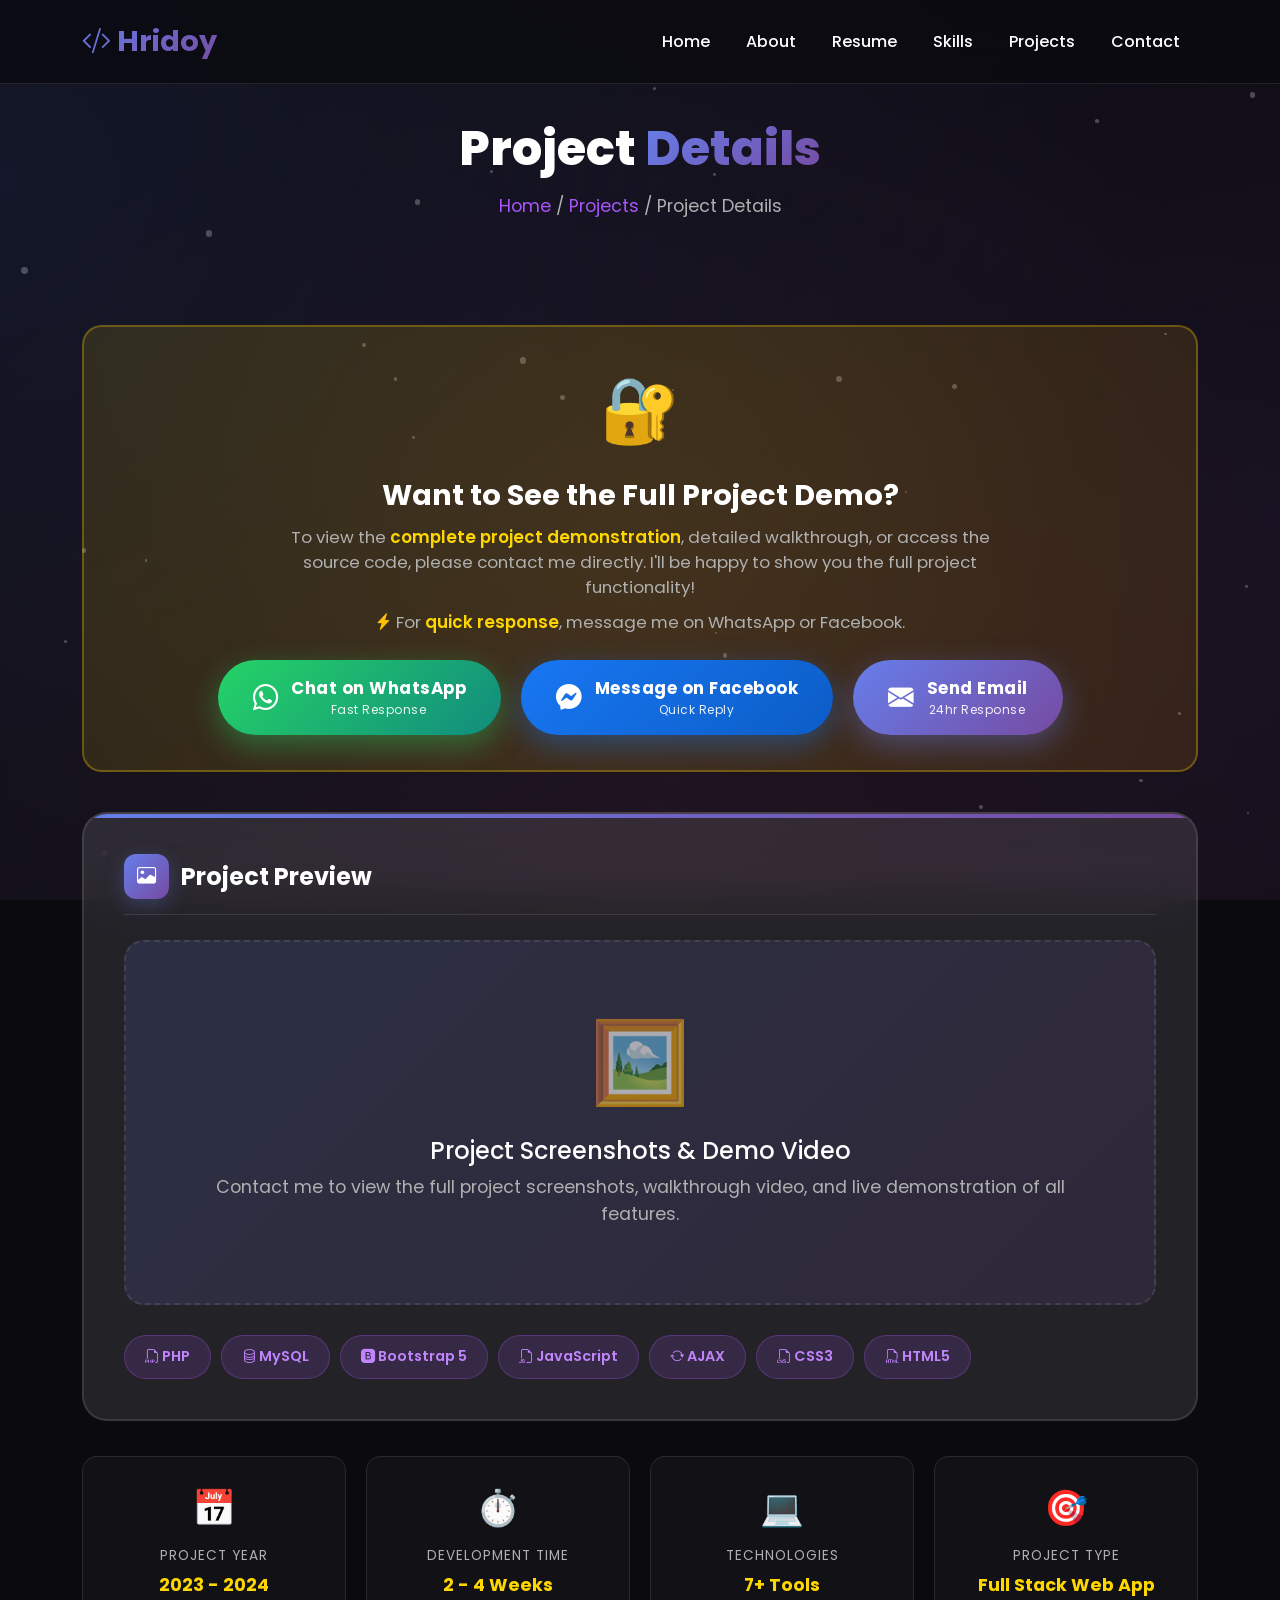
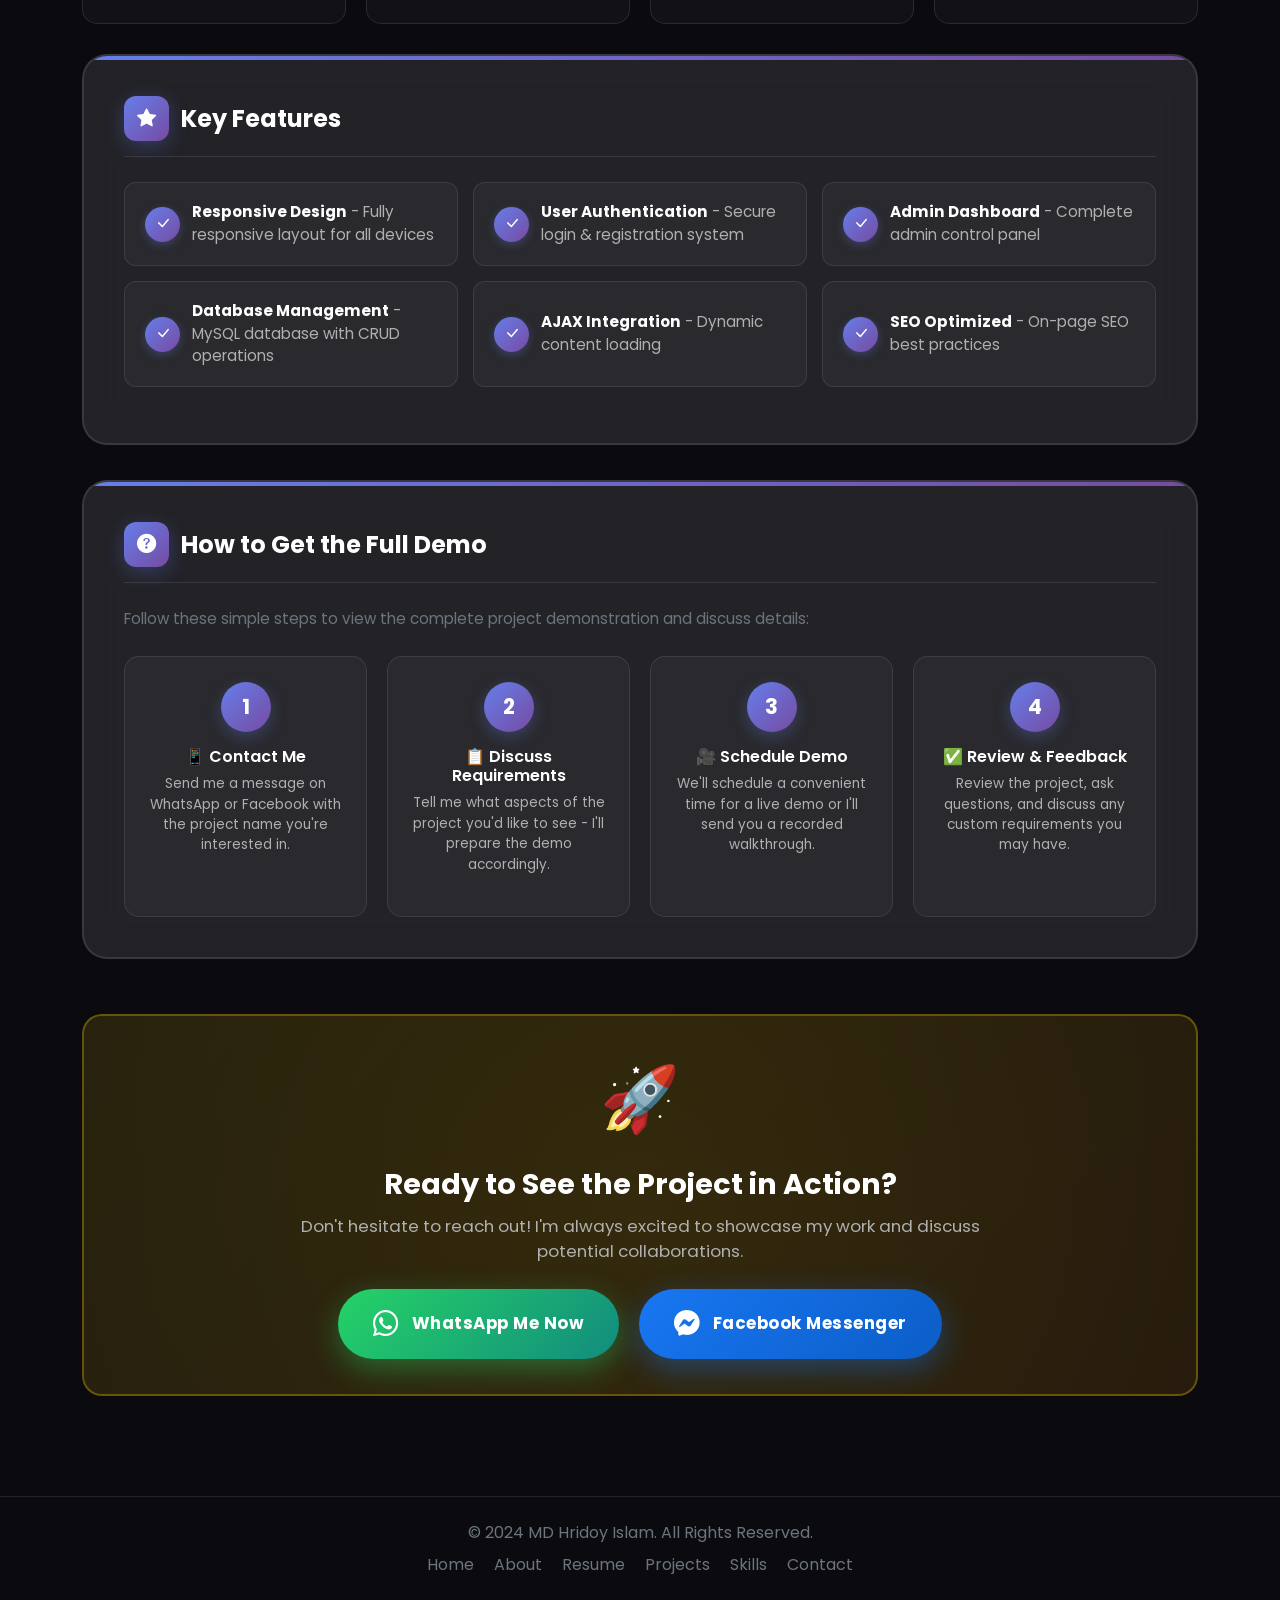
<file: project-details.html>
<!DOCTYPE html>
<html lang="en">
<head>
    <meta charset="UTF-8">
    <meta name="viewport" content="width=device-width, initial-scale=1.0">
    <title>Project Details - MD Hridoy Islam</title>
    
    <!-- Bootstrap 5 CSS -->
    <link href="https://cdn.jsdelivr.net/npm/bootstrap@5.3.0/dist/css/bootstrap.min.css" rel="stylesheet">
    
    <!-- Bootstrap Icons -->
    <link href="https://cdn.jsdelivr.net/npm/bootstrap-icons@1.11.0/font/bootstrap-icons.css" rel="stylesheet">
    
    <!-- AOS Animation CSS -->
    <link href="https://unpkg.com/aos@2.3.1/dist/aos.css" rel="stylesheet">
    
    <!-- Google Fonts -->
    <link href="https://fonts.googleapis.com/css2?family=Poppins:wght@300;400;500;600;700;800&display=swap" rel="stylesheet">
    
    <style>
        /* ========== ROOT VARIABLES ========== */
        :root {
            --primary-gradient: linear-gradient(135deg, #667eea 0%, #764ba2 100%);
            --secondary-gradient: linear-gradient(135deg, #f093fb 0%, #f5576c 100%);
            --gold-gradient: linear-gradient(135deg, #ffd700 0%, #ffaa00 100%);
            --green-gradient: linear-gradient(135deg, #25d366 0%, #128c7e 100%);
            --fb-gradient: linear-gradient(135deg, #1877f2 0%, #0c5dc7 100%);
            --dark-bg: #0a0a0f;
            --card-bg: rgba(255, 255, 255, 0.05);
            --glass-bg: rgba(255, 255, 255, 0.1);
            --text-primary: #ffffff;
            --text-secondary: #b0b0b0;
            --accent-gold: #ffd700;
            --accent-purple: #a855f7;
            --accent-green: #4caf50;
            --border-glass: rgba(255, 255, 255, 0.1);
        }

        * {
            margin: 0;
            padding: 0;
            box-sizing: border-box;
        }

        body {
            font-family: 'Poppins', sans-serif;
            background: var(--dark-bg);
            color: var(--text-primary);
            overflow-x: hidden;
            position: relative;
        }

        /* Animated Background */
        .detail-animated-bg {
            position: fixed;
            top: 0;
            left: 0;
            width: 100%;
            height: 100%;
            z-index: -1;
            overflow: hidden;
        }

        .detail-animated-bg::before {
            content: '';
            position: absolute;
            top: -50%;
            left: -50%;
            width: 200%;
            height: 200%;
            background: radial-gradient(circle at 25% 35%, rgba(102, 126, 234, 0.12) 0%, transparent 50%),
                        radial-gradient(circle at 75% 55%, rgba(118, 75, 162, 0.12) 0%, transparent 50%),
                        radial-gradient(circle at 50% 80%, rgba(245, 87, 108, 0.08) 0%, transparent 50%);
            animation: detailRotate 28s linear infinite;
        }

        @keyframes detailRotate {
            0% { transform: rotate(0deg); }
            100% { transform: rotate(360deg); }
        }

        /* Floating Particles */
        .detail-particles {
            position: fixed;
            top: 0;
            left: 0;
            width: 100%;
            height: 100%;
            z-index: -1;
            pointer-events: none;
        }

        .detail-particle {
            position: absolute;
            border-radius: 50%;
            background: rgba(255, 255, 255, 0.25);
            animation: detailFloat 6s infinite;
        }

        @keyframes detailFloat {
            0%, 100% { transform: translateY(0px) translateX(0px); opacity: 0; }
            50% { opacity: 0.5; }
        }

        /* ========== NAVBAR ========== */
        .detail-navbar {
            background: rgba(10, 10, 15, 0.8) !important;
            backdrop-filter: blur(20px);
            border-bottom: 1px solid var(--border-glass);
            padding: 15px 0;
            transition: all 0.3s ease;
            z-index: 1000;
        }

        .detail-navbar.detail-scrolled {
            padding: 10px 0;
            background: rgba(10, 10, 15, 0.95) !important;
            box-shadow: 0 5px 30px rgba(0, 0, 0, 0.5);
        }

        .detail-brand {
            font-weight: 700;
            font-size: 1.8rem;
            background: var(--primary-gradient);
            -webkit-background-clip: text;
            -webkit-text-fill-color: transparent;
            background-clip: text;
        }

        .detail-nav-link {
            color: var(--text-primary) !important;
            margin: 0 10px;
            position: relative;
            font-weight: 500;
            transition: all 0.3s ease;
        }

        .detail-nav-link::after {
            content: '';
            position: absolute;
            bottom: -2px;
            left: 0;
            width: 0;
            height: 2px;
            background: var(--primary-gradient);
            transition: width 0.3s ease;
        }

        .detail-nav-link:hover::after {
            width: 100%;
        }

        /* ========== PAGE HEADER ========== */
        .detail-page-header {
            padding: 120px 0 50px;
            text-align: center;
            position: relative;
        }

        .detail-page-title {
            font-size: 3rem;
            font-weight: 800;
            margin-bottom: 15px;
        }

        .detail-page-title span {
            background: var(--primary-gradient);
            -webkit-background-clip: text;
            -webkit-text-fill-color: transparent;
            background-clip: text;
        }

        .detail-breadcrumb {
            color: var(--text-secondary);
            font-size: 1.1rem;
        }

        .detail-breadcrumb a {
            color: var(--accent-purple);
            text-decoration: none;
            transition: all 0.3s ease;
        }

        .detail-breadcrumb a:hover {
            color: var(--accent-gold);
        }

        /* ========== MAIN SECTION ========== */
        .detail-main-section {
            padding: 40px 0 80px;
        }

        /* ========== INFO ALERT CARD ========== */
        .detail-alert-card {
            background: linear-gradient(135deg, rgba(255, 215, 0, 0.1), rgba(255, 152, 0, 0.1));
            border: 2px solid rgba(255, 215, 0, 0.3);
            border-radius: 20px;
            padding: 35px 40px;
            text-align: center;
            margin-bottom: 40px;
            transition: all 0.3s ease;
            position: relative;
            overflow: hidden;
        }

        .detail-alert-card::before {
            content: '';
            position: absolute;
            top: -50%;
            left: -50%;
            width: 200%;
            height: 200%;
            background: radial-gradient(circle at center, rgba(255, 215, 0, 0.08) 0%, transparent 70%);
            animation: detailGlow 3s infinite;
        }

        @keyframes detailGlow {
            0%, 100% { transform: scale(1); opacity: 0.5; }
            50% { transform: scale(1.3); opacity: 1; }
        }

        .detail-alert-card:hover {
            box-shadow: 0 25px 70px rgba(255, 215, 0, 0.2);
            border-color: var(--accent-gold);
            transform: translateY(-5px);
        }

        .detail-alert-icon {
            font-size: 4rem;
            margin-bottom: 20px;
            animation: detailBounce 2s infinite;
            position: relative;
            z-index: 1;
        }

        @keyframes detailBounce {
            0%, 100% { transform: translateY(0); }
            50% { transform: translateY(-15px); }
        }

        .detail-alert-title {
            font-size: 1.8rem;
            font-weight: 700;
            margin-bottom: 12px;
            position: relative;
            z-index: 1;
        }

        .detail-alert-text {
            color: var(--text-secondary);
            font-size: 1.05rem;
            max-width: 700px;
            margin: 0 auto 10px;
            position: relative;
            z-index: 1;
        }

        .detail-alert-highlight {
            color: var(--accent-gold);
            font-weight: 600;
        }

        /* ========== CONTACT BUTTONS SECTION ========== */
        .detail-contact-buttons {
            display: flex;
            flex-wrap: wrap;
            gap: 20px;
            justify-content: center;
            margin-top: 25px;
            position: relative;
            z-index: 1;
        }

        .detail-contact-btn {
            padding: 16px 35px;
            border-radius: 50px;
            font-weight: 700;
            font-size: 1.05rem;
            letter-spacing: 0.5px;
            transition: all 0.4s ease;
            text-decoration: none;
            display: flex;
            align-items: center;
            gap: 12px;
            border: none;
            cursor: pointer;
            position: relative;
            overflow: hidden;
        }

        .detail-contact-btn::before {
            content: '';
            position: absolute;
            top: 0;
            left: -100%;
            width: 100%;
            height: 100%;
            background: linear-gradient(90deg, transparent, rgba(255,255,255,0.2), transparent);
            transition: left 0.5s ease;
        }

        .detail-contact-btn:hover::before {
            left: 100%;
        }

        .detail-contact-btn:hover {
            transform: translateY(-5px);
        }

        /* WhatsApp Button */
        .detail-btn-whatsapp {
            background: var(--green-gradient);
            color: white;
            box-shadow: 0 10px 30px rgba(37, 211, 102, 0.4);
        }

        .detail-btn-whatsapp:hover {
            box-shadow: 0 15px 40px rgba(37, 211, 102, 0.6);
            color: white;
            transform: translateY(-8px);
        }

        .detail-btn-whatsapp .btn-icon {
            font-size: 1.6rem;
        }

        /* Facebook/Messenger Button */
        .detail-btn-facebook {
            background: var(--fb-gradient);
            color: white;
            box-shadow: 0 10px 30px rgba(24, 119, 242, 0.4);
        }

        .detail-btn-facebook:hover {
            box-shadow: 0 15px 40px rgba(24, 119, 242, 0.6);
            color: white;
            transform: translateY(-8px);
        }

        .detail-btn-facebook .btn-icon {
            font-size: 1.6rem;
        }

        /* Email Button */
        .detail-btn-email {
            background: var(--primary-gradient);
            color: white;
            box-shadow: 0 10px 30px rgba(102, 126, 234, 0.4);
        }

        .detail-btn-email:hover {
            box-shadow: 0 15px 40px rgba(102, 126, 234, 0.6);
            color: white;
            transform: translateY(-8px);
        }

        .detail-btn-email .btn-icon {
            font-size: 1.6rem;
        }

        /* ========== PROJECT PREVIEW CARD ========== */
        .detail-preview-card {
            background: var(--glass-bg);
            backdrop-filter: blur(20px);
            border: 2px solid var(--border-glass);
            border-radius: 25px;
            padding: 40px;
            margin-bottom: 35px;
            transition: all 0.3s ease;
            position: relative;
            overflow: hidden;
        }

        .detail-preview-card:hover {
            box-shadow: 0 25px 70px rgba(102, 126, 234, 0.25);
            border-color: var(--accent-purple);
        }

        .detail-preview-card::before {
            content: '';
            position: absolute;
            top: 0;
            left: 0;
            width: 100%;
            height: 4px;
            background: var(--primary-gradient);
        }

        .detail-section-title {
            font-size: 1.5rem;
            font-weight: 700;
            margin-bottom: 25px;
            display: flex;
            align-items: center;
            gap: 12px;
            padding-bottom: 15px;
            border-bottom: 1px solid var(--border-glass);
        }

        .detail-section-icon {
            width: 45px;
            height: 45px;
            background: var(--primary-gradient);
            border-radius: 12px;
            display: flex;
            align-items: center;
            justify-content: center;
            font-size: 1.2rem;
            flex-shrink: 0;
            box-shadow: 0 5px 20px rgba(102, 126, 234, 0.3);
        }

        /* Project Screenshot Placeholder */
        .detail-screenshot-placeholder {
            background: linear-gradient(135deg, rgba(102, 126, 234, 0.15), rgba(118, 75, 162, 0.15));
            border: 2px dashed var(--border-glass);
            border-radius: 20px;
            padding: 60px;
            text-align: center;
            margin-bottom: 30px;
            transition: all 0.3s ease;
        }

        .detail-screenshot-placeholder:hover {
            border-color: var(--accent-purple);
            background: linear-gradient(135deg, rgba(102, 126, 234, 0.2), rgba(118, 75, 162, 0.2));
        }

        .detail-screenshot-icon {
            font-size: 5rem;
            margin-bottom: 15px;
            opacity: 0.6;
        }

        .detail-screenshot-text {
            color: var(--text-secondary);
            font-size: 1.1rem;
        }

        /* ========== INFO BOXES ========== */
        .detail-info-row {
            display: grid;
            grid-template-columns: repeat(auto-fit, minmax(250px, 1fr));
            gap: 20px;
            margin-bottom: 30px;
        }

        .detail-info-box {
            background: rgba(255, 255, 255, 0.03);
            border: 1px solid var(--border-glass);
            border-radius: 15px;
            padding: 25px;
            text-align: center;
            transition: all 0.3s ease;
        }

        .detail-info-box:hover {
            background: rgba(255, 255, 255, 0.06);
            transform: translateY(-5px);
            border-color: var(--accent-purple);
            box-shadow: 0 15px 30px rgba(102, 126, 234, 0.15);
        }

        .detail-info-box-icon {
            font-size: 2.2rem;
            margin-bottom: 12px;
        }

        .detail-info-box-label {
            color: var(--text-secondary);
            font-size: 0.85rem;
            margin-bottom: 5px;
            text-transform: uppercase;
            letter-spacing: 1px;
        }

        .detail-info-box-value {
            font-weight: 700;
            font-size: 1.1rem;
            color: var(--accent-gold);
        }

        /* ========== FEATURES LIST ========== */
        .detail-features-list {
            list-style: none;
            padding: 0;
            display: grid;
            grid-template-columns: repeat(auto-fit, minmax(300px, 1fr));
            gap: 15px;
        }

        .detail-feature-item {
            background: rgba(255, 255, 255, 0.03);
            border: 1px solid var(--border-glass);
            border-radius: 12px;
            padding: 18px 20px;
            display: flex;
            align-items: center;
            gap: 12px;
            transition: all 0.3s ease;
        }

        .detail-feature-item:hover {
            background: rgba(255, 255, 255, 0.06);
            transform: translateX(8px);
            border-color: var(--accent-purple);
            box-shadow: 0 8px 20px rgba(102, 126, 234, 0.15);
        }

        .detail-feature-check {
            width: 35px;
            height: 35px;
            background: var(--primary-gradient);
            border-radius: 50%;
            display: flex;
            align-items: center;
            justify-content: center;
            font-size: 1rem;
            flex-shrink: 0;
            box-shadow: 0 3px 10px rgba(102, 126, 234, 0.3);
        }

        .detail-feature-text {
            font-size: 0.95rem;
            color: var(--text-secondary);
        }

        .detail-feature-text strong {
            color: var(--text-primary);
        }

        /* ========== TECH TAGS ========== */
        .detail-tech-tags {
            display: flex;
            flex-wrap: wrap;
            gap: 10px;
            margin-top: 15px;
        }

        .detail-tech-tag {
            padding: 10px 20px;
            border-radius: 50px;
            font-weight: 600;
            font-size: 0.9rem;
            background: rgba(168, 85, 247, 0.15);
            border: 1px solid rgba(168, 85, 247, 0.3);
            color: #c084fc;
            transition: all 0.3s ease;
        }

        .detail-tech-tag:hover {
            background: rgba(168, 85, 247, 0.25);
            transform: translateY(-3px);
            box-shadow: 0 8px 20px rgba(168, 85, 247, 0.2);
        }

        /* ========== STEPS SECTION ========== */
        .detail-steps {
            display: grid;
            grid-template-columns: repeat(auto-fit, minmax(200px, 1fr));
            gap: 20px;
            margin-top: 25px;
        }

        .detail-step-card {
            text-align: center;
            padding: 25px 20px;
            background: rgba(255, 255, 255, 0.03);
            border: 1px solid var(--border-glass);
            border-radius: 15px;
            transition: all 0.3s ease;
            position: relative;
        }

        .detail-step-card:hover {
            transform: translateY(-5px);
            border-color: var(--accent-purple);
            box-shadow: 0 10px 25px rgba(102, 126, 234, 0.15);
        }

        .detail-step-number {
            width: 50px;
            height: 50px;
            background: var(--primary-gradient);
            border-radius: 50%;
            display: flex;
            align-items: center;
            justify-content: center;
            font-size: 1.3rem;
            font-weight: 700;
            margin: 0 auto 15px;
            box-shadow: 0 5px 15px rgba(102, 126, 234, 0.3);
        }

        .detail-step-title {
            font-weight: 600;
            margin-bottom: 8px;
            font-size: 1rem;
        }

        .detail-step-desc {
            color: var(--text-secondary);
            font-size: 0.85rem;
            line-height: 1.5;
        }

        /* ========== BOTTOM CTA ========== */
        .detail-bottom-cta {
            text-align: center;
            padding: 20px 0;
        }

        /* ========== RESPONSIVE ========== */
        @media (max-width: 768px) {
            .detail-page-title {
                font-size: 2rem;
            }
            
            .detail-preview-card {
                padding: 25px 20px;
            }
            
            .detail-alert-card {
                padding: 25px 20px;
            }
            
            .detail-alert-title {
                font-size: 1.4rem;
            }
            
            .detail-contact-buttons {
                flex-direction: column;
                align-items: center;
            }
            
            .detail-contact-btn {
                width: 100%;
                justify-content: center;
                padding: 14px 25px;
                font-size: 0.95rem;
            }
            
            .detail-features-list {
                grid-template-columns: 1fr;
            }
            
            .detail-screenshot-placeholder {
                padding: 30px;
            }
            
            .detail-screenshot-icon {
                font-size: 3rem;
            }
        }

        /* Glowing Text */
        .detail-glow-text {
            text-shadow: 0 0 20px rgba(168, 85, 247, 0.5);
        }
    </style>
</head>
<body>
    <!-- Animated Background -->
    <div class="detail-animated-bg"></div>
    <div class="detail-particles" id="detailParticles"></div>

    <!-- Navigation -->
    <nav class="detail-navbar navbar navbar-expand-lg fixed-top">
        <div class="container">
            <a class="navbar-brand detail-brand" href="index.html">
                <i class="bi bi-code-slash"></i> Hridoy
            </a>
            <button class="navbar-toggler" type="button" data-bs-toggle="collapse" data-bs-target="#detailNavbarNav">
                <span class="navbar-toggler-icon"></span>
            </button>
            <div class="collapse navbar-collapse" id="detailNavbarNav">
                <ul class="navbar-nav ms-auto">
                    <li class="nav-item"><a class="nav-link detail-nav-link" href="index.html">Home</a></li>
                    <li class="nav-item"><a class="nav-link detail-nav-link" href="about.html">About</a></li>
                    <li class="nav-item"><a class="nav-link detail-nav-link" href="resume.html">Resume</a></li>
                    <li class="nav-item"><a class="nav-link detail-nav-link" href="skills.html">Skills</a></li>
                    <li class="nav-item"><a class="nav-link detail-nav-link active" href="projects.html">Projects</a></li>
                    <li class="nav-item"><a class="nav-link detail-nav-link" href="contact.html">Contact</a></li>
                </ul>
            </div>
        </div>
    </nav>

    <!-- Page Header -->
    <section class="detail-page-header">
        <div class="container">
            <h1 class="detail-page-title" data-aos="fade-down">
                Project <span>Details</span>
            </h1>
            <p class="detail-breadcrumb" data-aos="fade-up" data-aos-delay="200">
                <a href="index.html">Home</a> / <a href="projects.html">Projects</a> / Project Details
            </p>
        </div>
    </section>

    <!-- Main Section -->
    <section class="detail-main-section">
        <div class="container">
            
            <!-- ========== IMPORTANT ALERT ========== -->
            <div class="detail-alert-card" data-aos="zoom-in" data-aos-duration="800">
                <div class="detail-alert-icon">🔐</div>
                <h2 class="detail-alert-title">Want to See the Full Project Demo?</h2>
                <p class="detail-alert-text">
                    To view the <span class="detail-alert-highlight">complete project demonstration</span>, 
                    detailed walkthrough, or access the source code, please contact me directly. 
                    I'll be happy to show you the full project functionality!
                </p>
                <p class="detail-alert-text">
                    <i class="bi bi-lightning-charge-fill text-warning"></i> 
                    For <span class="detail-alert-highlight">quick response</span>, message me on WhatsApp or Facebook.
                </p>

                <!-- Contact Buttons -->
                <div class="detail-contact-buttons">
                    <!-- WhatsApp Button -->
                    <a href="https://wa.me/8801763029679" 
                       target="_blank" 
                       class="detail-contact-btn detail-btn-whatsapp">
                        <span class="btn-icon"><i class="bi bi-whatsapp"></i></span>
                        <span>
                            Chat on WhatsApp
                            <small style="display:block; font-weight:400; font-size:0.75rem; opacity:0.9;">Fast Response</small>
                        </span>
                    </a>

                    <!-- Facebook Messenger Button -->
                    <a href="https://www.facebook.com/hridoy42679" 
                       target="_blank" 
                       class="detail-contact-btn detail-btn-facebook">
                        <span class="btn-icon"><i class="bi bi-messenger"></i></span>
                        <span>
                            Message on Facebook
                            <small style="display:block; font-weight:400; font-size:0.75rem; opacity:0.9;">Quick Reply</small>
                        </span>
                    </a>

                    <!-- Email Button -->
                    <a href="mailto:ridoyislam2679@gmail.com" 
                       class="detail-contact-btn detail-btn-email">
                        <span class="btn-icon"><i class="bi bi-envelope-fill"></i></span>
                        <span>
                            Send Email
                            <small style="display:block; font-weight:400; font-size:0.75rem; opacity:0.9;">24hr Response</small>
                        </span>
                    </a>
                </div>
            </div>

            <!-- ========== PROJECT PREVIEW ========== -->
            <div class="detail-preview-card" data-aos="fade-up" data-aos-duration="800">
                <div class="detail-section-title">
                    <div class="detail-section-icon">
                        <i class="bi bi-image"></i>
                    </div>
                    Project Preview
                </div>

                <!-- Screenshot Placeholder -->
                <div class="detail-screenshot-placeholder">
                    <div class="detail-screenshot-icon">🖼️</div>
                    <h4>Project Screenshots & Demo Video</h4>
                    <p class="detail-screenshot-text">
                        Contact me to view the full project screenshots, walkthrough video, 
                        and live demonstration of all features.
                    </p>
                </div>

                <!-- Tech Tags -->
                <div class="detail-tech-tags">
                    <span class="detail-tech-tag"><i class="bi bi-filetype-php"></i> PHP</span>
                    <span class="detail-tech-tag"><i class="bi bi-database"></i> MySQL</span>
                    <span class="detail-tech-tag"><i class="bi bi-bootstrap-fill"></i> Bootstrap 5</span>
                    <span class="detail-tech-tag"><i class="bi bi-filetype-js"></i> JavaScript</span>
                    <span class="detail-tech-tag"><i class="bi bi-arrow-repeat"></i> AJAX</span>
                    <span class="detail-tech-tag"><i class="bi bi-filetype-css"></i> CSS3</span>
                    <span class="detail-tech-tag"><i class="bi bi-filetype-html"></i> HTML5</span>
                </div>
            </div>

            <!-- ========== PROJECT INFO BOXES ========== -->
            <div class="detail-info-row" data-aos="fade-up" data-aos-duration="800" data-aos-delay="100">
                <div class="detail-info-box">
                    <div class="detail-info-box-icon">📅</div>
                    <div class="detail-info-box-label">Project Year</div>
                    <div class="detail-info-box-value">2023 - 2024</div>
                </div>
                <div class="detail-info-box">
                    <div class="detail-info-box-icon">⏱️</div>
                    <div class="detail-info-box-label">Development Time</div>
                    <div class="detail-info-box-value">2 - 4 Weeks</div>
                </div>
                <div class="detail-info-box">
                    <div class="detail-info-box-icon">💻</div>
                    <div class="detail-info-box-label">Technologies</div>
                    <div class="detail-info-box-value">7+ Tools</div>
                </div>
                <div class="detail-info-box">
                    <div class="detail-info-box-icon">🎯</div>
                    <div class="detail-info-box-label">Project Type</div>
                    <div class="detail-info-box-value">Full Stack Web App</div>
                </div>
            </div>

            <!-- ========== KEY FEATURES ========== -->
            <div class="detail-preview-card" data-aos="fade-up" data-aos-duration="800" data-aos-delay="150">
                <div class="detail-section-title">
                    <div class="detail-section-icon">
                        <i class="bi bi-star-fill"></i>
                    </div>
                    Key Features
                </div>
                <ul class="detail-features-list">
                    <li class="detail-feature-item">
                        <div class="detail-feature-check"><i class="bi bi-check-lg"></i></div>
                        <div class="detail-feature-text"><strong>Responsive Design</strong> - Fully responsive layout for all devices</div>
                    </li>
                    <li class="detail-feature-item">
                        <div class="detail-feature-check"><i class="bi bi-check-lg"></i></div>
                        <div class="detail-feature-text"><strong>User Authentication</strong> - Secure login & registration system</div>
                    </li>
                    <li class="detail-feature-item">
                        <div class="detail-feature-check"><i class="bi bi-check-lg"></i></div>
                        <div class="detail-feature-text"><strong>Admin Dashboard</strong> - Complete admin control panel</div>
                    </li>
                    <li class="detail-feature-item">
                        <div class="detail-feature-check"><i class="bi bi-check-lg"></i></div>
                        <div class="detail-feature-text"><strong>Database Management</strong> - MySQL database with CRUD operations</div>
                    </li>
                    <li class="detail-feature-item">
                        <div class="detail-feature-check"><i class="bi bi-check-lg"></i></div>
                        <div class="detail-feature-text"><strong>AJAX Integration</strong> - Dynamic content loading</div>
                    </li>
                    <li class="detail-feature-item">
                        <div class="detail-feature-check"><i class="bi bi-check-lg"></i></div>
                        <div class="detail-feature-text"><strong>SEO Optimized</strong> - On-page SEO best practices</div>
                    </li>
                </ul>
            </div>

            <!-- ========== HOW TO GET DEMO ========== -->
            <div class="detail-preview-card" data-aos="fade-up" data-aos-duration="800" data-aos-delay="200">
                <div class="detail-section-title">
                    <div class="detail-section-icon">
                        <i class="bi bi-question-circle-fill"></i>
                    </div>
                    How to Get the Full Demo
                </div>
                <p class="text-secondary mb-4" style="font-size: 0.95rem;">
                    Follow these simple steps to view the complete project demonstration and discuss details:
                </p>

                <div class="detail-steps">
                    <div class="detail-step-card">
                        <div class="detail-step-number">1</div>
                        <h4 class="detail-step-title">📱 Contact Me</h4>
                        <p class="detail-step-desc">
                            Send me a message on WhatsApp or Facebook with the project name you're interested in.
                        </p>
                    </div>
                    <div class="detail-step-card">
                        <div class="detail-step-number">2</div>
                        <h4 class="detail-step-title">📋 Discuss Requirements</h4>
                        <p class="detail-step-desc">
                            Tell me what aspects of the project you'd like to see - I'll prepare the demo accordingly.
                        </p>
                    </div>
                    <div class="detail-step-card">
                        <div class="detail-step-number">3</div>
                        <h4 class="detail-step-title">🎥 Schedule Demo</h4>
                        <p class="detail-step-desc">
                            We'll schedule a convenient time for a live demo or I'll send you a recorded walkthrough.
                        </p>
                    </div>
                    <div class="detail-step-card">
                        <div class="detail-step-number">4</div>
                        <h4 class="detail-step-title">✅ Review & Feedback</h4>
                        <p class="detail-step-desc">
                            Review the project, ask questions, and discuss any custom requirements you may have.
                        </p>
                    </div>
                </div>
            </div>

            <!-- ========== BOTTOM CTA ========== -->
            <div class="detail-bottom-cta" data-aos="zoom-in" data-aos-duration="800" data-aos-delay="300">
                <div class="detail-alert-card" style="margin-bottom: 0;">
                    <div class="detail-alert-icon">🚀</div>
                    <h2 class="detail-alert-title">Ready to See the Project in Action?</h2>
                    <p class="detail-alert-text">
                        Don't hesitate to reach out! I'm always excited to showcase my work and discuss 
                        potential collaborations.
                    </p>
                    <div class="detail-contact-buttons">
                        <a href="https://wa.me/8801763029679" 
                           target="_blank" 
                           class="detail-contact-btn detail-btn-whatsapp">
                            <span class="btn-icon"><i class="bi bi-whatsapp"></i></span>
                            WhatsApp Me Now
                        </a>
                        <a href="https://www.facebook.com/hridoy42679" 
                           target="_blank" 
                           class="detail-contact-btn detail-btn-facebook">
                            <span class="btn-icon"><i class="bi bi-messenger"></i></span>
                            Facebook Messenger
                        </a>
                    </div>
                </div>
            </div>

        </div>
    </section>

    <!-- Footer -->
    <footer class="py-4" style="border-top: 1px solid var(--border-glass);">
        <div class="container text-center">
            <p class="mb-0 text-secondary">
                &copy; 2024 MD Hridoy Islam. All Rights Reserved.
            </p>
            <p class="mt-2 mb-0">
                <a href="index.html" class="text-secondary text-decoration-none me-3">Home</a>
                <a href="about.html" class="text-secondary text-decoration-none me-3">About</a>
                <a href="resume.html" class="text-secondary text-decoration-none me-3">Resume</a>
                <a href="projects.html" class="text-secondary text-decoration-none me-3">Projects</a>
                <a href="skills.html" class="text-secondary text-decoration-none me-3">Skills</a>
                <a href="contact.html" class="text-secondary text-decoration-none">Contact</a>
            </p>
        </div>
    </footer>

    <!-- Scripts -->
    <script src="https://cdn.jsdelivr.net/npm/bootstrap@5.3.0/dist/js/bootstrap.bundle.min.js"></script>
    <script src="https://unpkg.com/aos@2.3.1/dist/aos.js"></script>
    
    <script>
        // Initialize AOS Animation
        AOS.init({
            duration: 1000,
            once: true
        });

        // Navbar Scroll Effect
        window.addEventListener('scroll', () => {
            const navbar = document.querySelector('.detail-navbar');
            if (window.scrollY > 50) {
                navbar.classList.add('detail-scrolled');
            } else {
                navbar.classList.remove('detail-scrolled');
            }
        });

        // Create Floating Particles
        function createDetailParticles() {
            const container = document.getElementById('detailParticles');
            if (!container) return;
            
            for (let i = 0; i < 35; i++) {
                const particle = document.createElement('div');
                particle.className = 'detail-particle';
                particle.style.left = Math.random() * 100 + '%';
                particle.style.top = Math.random() * 100 + '%';
                particle.style.width = Math.random() * 5 + 2 + 'px';
                particle.style.height = particle.style.width;
                particle.style.animationDelay = Math.random() * 6 + 's';
                particle.style.animationDuration = Math.random() * 6 + 4 + 's';
                container.appendChild(particle);
            }
        }
        
        createDetailParticles();
    </script>
</body>
</html>
</file>
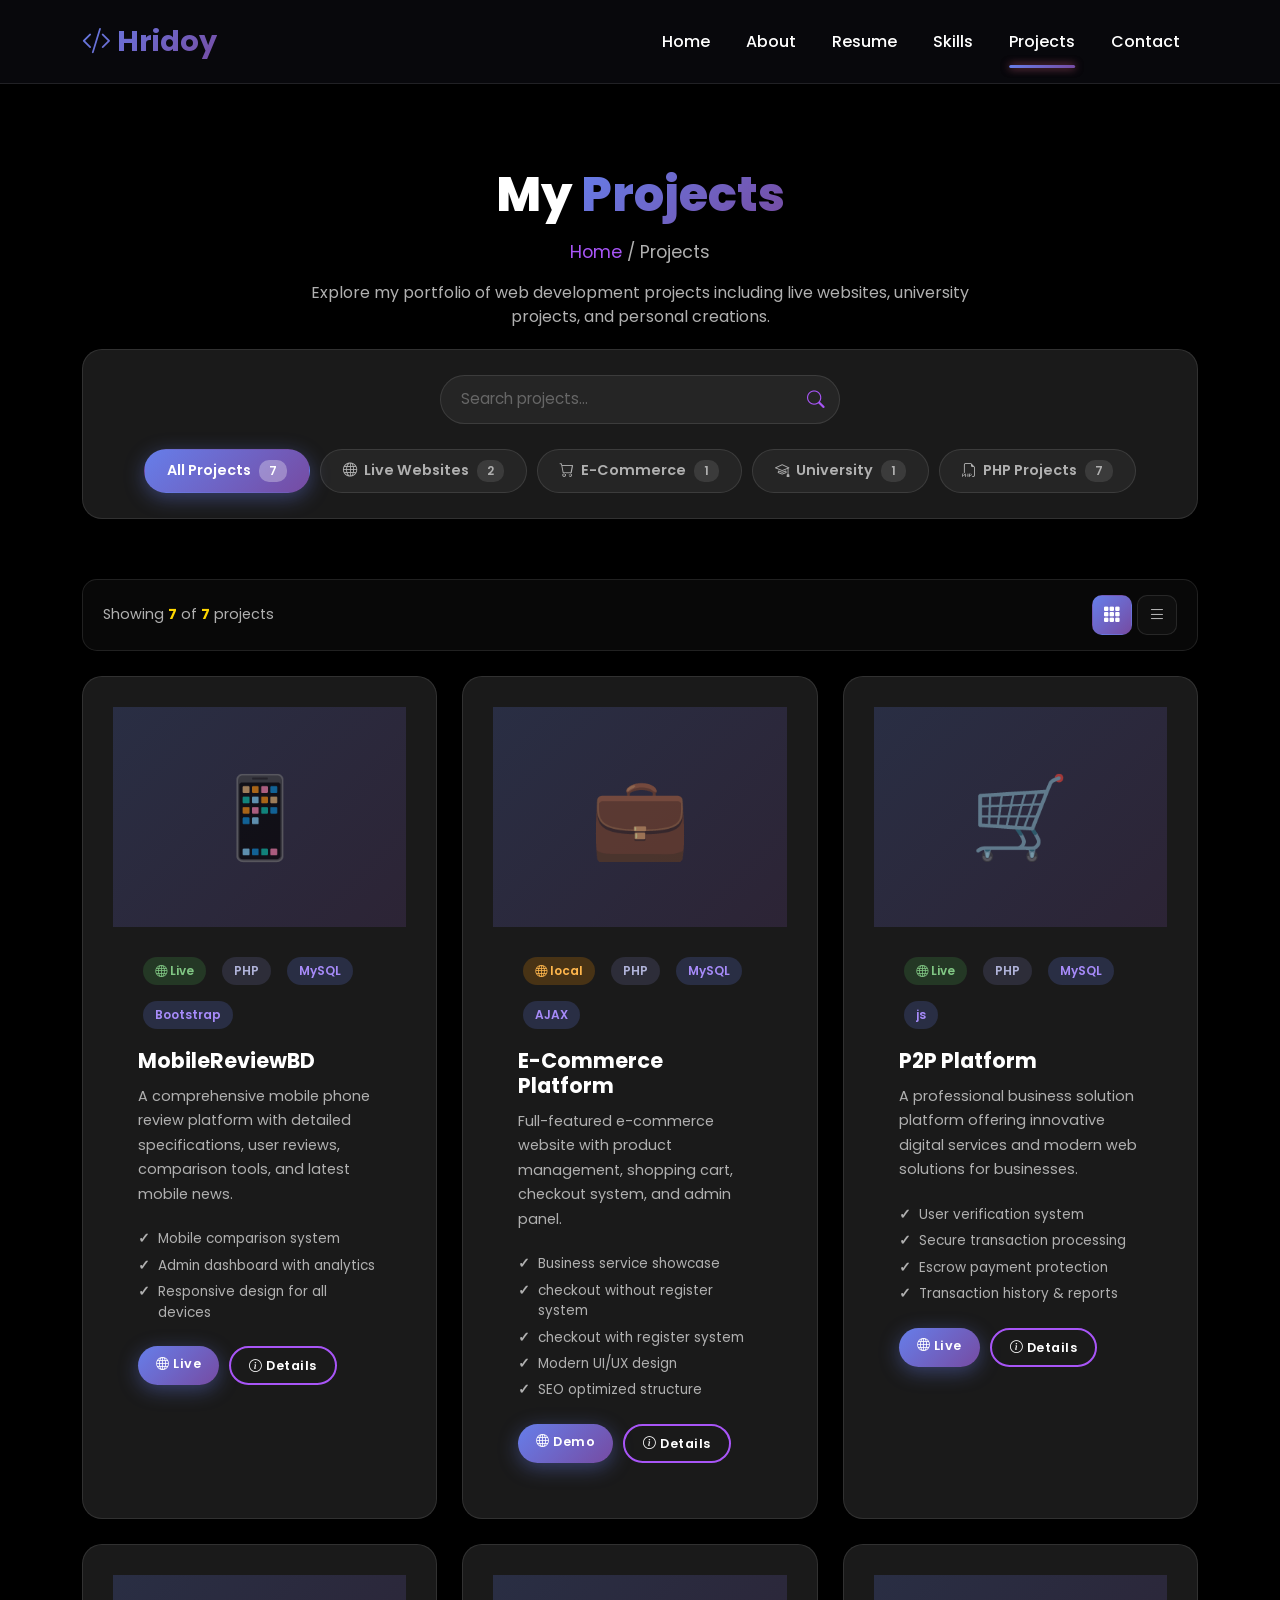
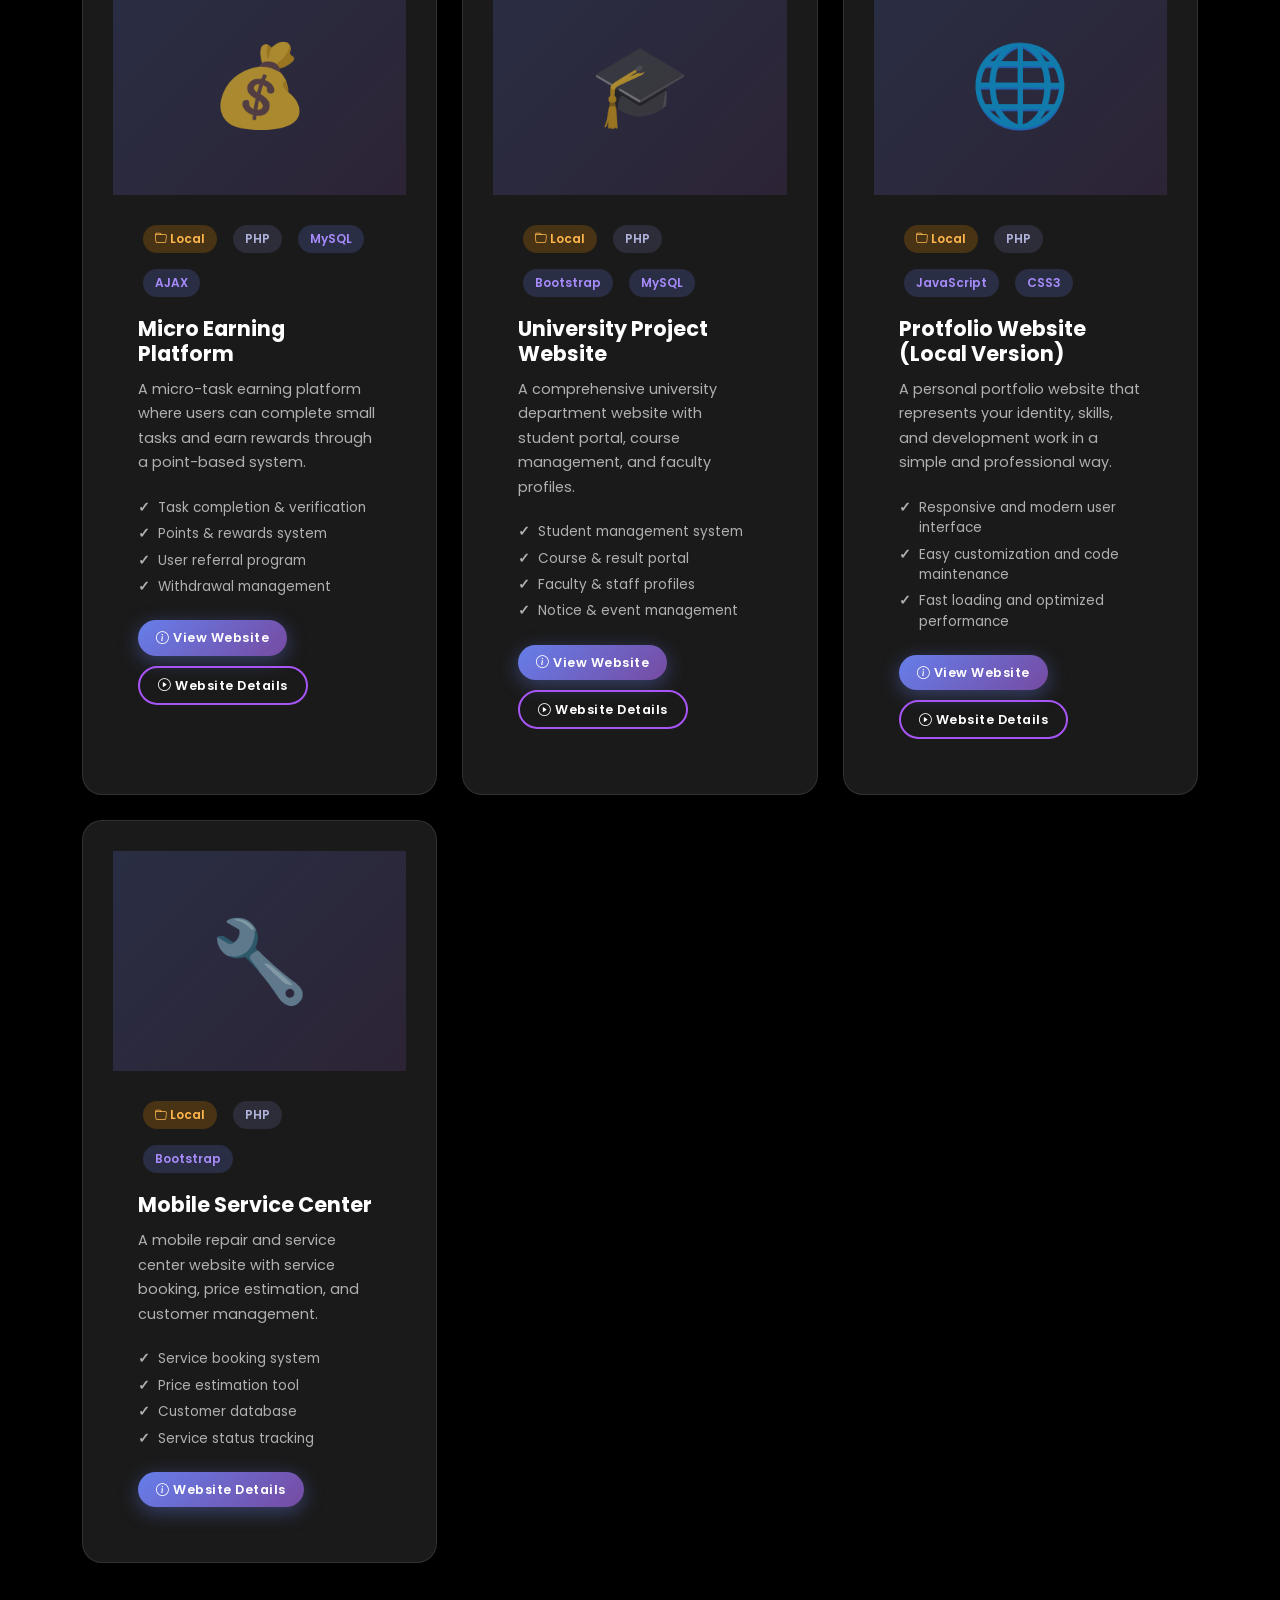
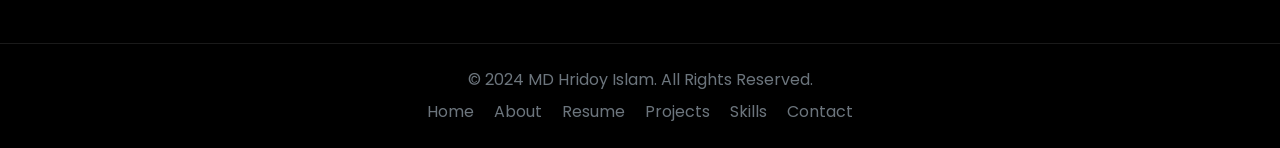
<file: projects.html>
<!DOCTYPE html>
<html lang="en">
<head>
    <meta charset="UTF-8">
    <meta name="viewport" content="width=device-width, initial-scale=1.0">
    <title>Projects - MD Hridoy Islam</title>
    
    <!-- Bootstrap 5 CSS -->
    <link href="https://cdn.jsdelivr.net/npm/bootstrap@5.3.0/dist/css/bootstrap.min.css" rel="stylesheet">
    
    <!-- Bootstrap Icons -->
    <link href="https://cdn.jsdelivr.net/npm/bootstrap-icons@1.11.0/font/bootstrap-icons.css" rel="stylesheet">
    
    <!-- AOS Animation CSS -->
    <link href="https://unpkg.com/aos@2.3.1/dist/aos.css" rel="stylesheet">
    
    <!-- Google Fonts -->
    <link href="https://fonts.googleapis.com/css2?family=Poppins:wght@300;400;500;600;700;800&display=swap" rel="stylesheet">
    
    <link rel="stylesheet" href="css/style.css">
	<link rel="stylesheet" href="css/index.css">
	<link rel="stylesheet" href="css/about.css">
	<link rel="stylesheet" href="css/resume.css">
	<link rel="stylesheet" href="css/skills.css">
	<link rel="stylesheet" href="css/projects.css">
	<link rel="stylesheet" href="css/contact.css">
	
</head>
<body>
    <!-- Animated Background -->
    <div class="projects-animated-bg"></div>
    <div class="projects-particles" id="projectsParticles"></div>

    <!-- Navigation -->
    <nav class="navbar navbar-expand-lg fixed-top" data-bs-theme="dark">
        <div class="container">
            <a class="navbar-brand" href="index.html">
                <i class="bi bi-code-slash"></i> Hridoy
            </a>
            <button class="navbar-toggler" type="button" data-bs-toggle="collapse" data-bs-target="#navbarNav">
                <span class="navbar-toggler-icon"></span>
            </button>
            <div class="collapse navbar-collapse" id="navbarNav">
                <ul class="navbar-nav ms-auto">
                    <li class="nav-item"><a class="nav-link" href="index.html">Home</a></li>
                    <li class="nav-item"><a class="nav-link" href="about.html">About</a></li>
                    <li class="nav-item"><a class="nav-link" href="resume.html">Resume</a></li>
                    <li class="nav-item"><a class="nav-link" href="skills.html">Skills</a></li>
                    <li class="nav-item"><a class="nav-link active" href="projects.html">Projects</a></li>
                    <li class="nav-item"><a class="nav-link" href="contact.html">Contact</a></li>
                </ul>
            </div>
        </div>
    </nav>

    <!-- Page Header -->
    <section class="projects-page-header">
        <div class="container">
            <h1 class="projects-page-title" data-aos="fade-down">
                My <span>Projects</span>
            </h1>
            <p class="projects-breadcrumb" data-aos="fade-up" data-aos-delay="200">
                <a href="index.html">Home</a> / Projects
            </p>
            <p class="projects-header-desc" data-aos="fade-up" data-aos-delay="300">
                Explore my portfolio of web development projects including live websites, university projects, and personal creations.
            </p>
        </div>
    </section>

    <!-- Filter Section -->
    <section class="projects-filter-section" data-aos="fade-up" data-aos-duration="800">
        <div class="container">
            <div class="projects-filter-wrapper">
                <!-- Search Box -->
                <div class="projects-search-box">
                    <input type="text" class="form-control projects-search-input" id="projectSearch" placeholder="Search projects..." onkeyup="filterProjects()">
                    <i class="bi bi-search projects-search-icon"></i>
                </div>

                <!-- Filter Buttons -->
                <div class="projects-filter-buttons" id="filterButtons">
                    <button class="projects-filter-btn active" onclick="filterProjectsByCategory('all', this)">
                        All Projects
                        <span class="projects-filter-count">7</span>
                    </button>
                    <button class="projects-filter-btn" onclick="filterProjectsByCategory('live', this)">
                        <i class="bi bi-globe me-1"></i> Live Websites
                        <span class="projects-filter-count">2</span>
                    </button>
                    <button class="projects-filter-btn" onclick="filterProjectsByCategory('ecommerce', this)">
                        <i class="bi bi-cart me-1"></i> E-Commerce
                        <span class="projects-filter-count">1</span>
                    </button>
                    <button class="projects-filter-btn" onclick="filterProjectsByCategory('university', this)">
                        <i class="bi bi-mortarboard me-1"></i> University
                        <span class="projects-filter-count">1</span>
                    </button>
                    <button class="projects-filter-btn" onclick="filterProjectsByCategory('php', this)">
                        <i class="bi bi-filetype-php me-1"></i> PHP Projects
                        <span class="projects-filter-count">7</span>
                    </button>
					<!--
                    <button class="projects-filter-btn" onclick="filterProjectsByCategory('other', this)">
                        <i class="bi bi-folder me-1"></i> Other
                        <span class="projects-filter-count">2</span>
                    </button>
					-->
                </div>
            </div>
        </div>
    </section>

    <!-- Projects Grid Section -->
    <section class="projects-main-section">
        <div class="container">
            
            <!-- Counter Bar -->
            <div class="projects-counter-bar" data-aos="fade-up">
                <div class="projects-counter-text">
                    Showing <strong id="showingCount">7</strong> of <strong>7</strong> projects
                </div>
                <div class="projects-view-toggle">
                    <button class="projects-view-btn active" onclick="toggleView('grid', this)" title="Grid View">
                        <i class="bi bi-grid-3x3-gap-fill"></i>
                    </button>
                    <button class="projects-view-btn" onclick="toggleView('list', this)" title="List View">
                        <i class="bi bi-list"></i>
                    </button>
                </div>
            </div>

            <!-- Projects Grid -->
            <div class="projects-grid" id="projectsGrid">
                
                <!-- Project 1: MobileReviewBD (Live) -->
                <div class="project-card" data-category="live php" data-aos="fade-up" data-aos-delay="100">
                    <div class="project-card-image">
                        <div class="project-icon-placeholder">📱</div>
                        <div class="project-card-overlay">
                            <a href="https://mobilereviewbd.com" target="_blank" class="projects-btn projects-btn-white projects-btn-sm">
                                <i class="bi bi-box-arrow-up-right"></i> Visit Website
                            </a>
                        </div>
                    </div>
                    <div class="project-card-body">
                        <div class="project-card-tags">
                            <span class="project-tag live"><i class="bi bi-globe"></i> Live</span>
                            <span class="project-tag php">PHP</span>
                            <span class="project-tag">MySQL</span>
                            <span class="project-tag">Bootstrap</span>
                        </div>
                        <h4 class="project-card-title">MobileReviewBD</h4>
                        <p class="project-card-desc">
                            A comprehensive mobile phone review platform with detailed specifications, 
                            user reviews, comparison tools, and latest mobile news.
                        </p>
                        <ul class="project-card-features">
                            <li>Mobile comparison system</li>
                            <li>Admin dashboard with analytics</li>
                            <li>Responsive design for all devices</li>
                        </ul>
                        <div class="project-card-footer">
                            <a href="https://mobilereviewbd.com" target="_blank" class="projects-btn projects-btn-primary projects-btn-sm">
                                <i class="bi bi-globe"></i> Live
                            </a>
                            <a href="project-details.html" target="_blank" class="projects-btn projects-btn-outline projects-btn-sm">
                                <i class="bi bi-info-circle"></i> Details
                            </a>
                        </div>
                    </div>
                </div>

                <!-- Project 2: E-Commerce (Live + local) -->
                <div class="project-card" data-category="ecommerce php" data-aos="fade-up" data-aos-delay="150">
                    <div class="project-card-image">
                        <div class="project-icon-placeholder">💼</div>
                        <div class="project-card-overlay">
                            <a href="https://refonex.com" target="_blank" class="projects-btn projects-btn-white projects-btn-sm">
                                <i class="bi bi-box-arrow-up-right"></i> Visit Website
                            </a>
                        </div>
                    </div>
                    <div class="project-card-body">
                        <div class="project-card-tags">
                            <span class="project-tag local"><i class="bi bi-globe"></i> local</span>
                            <span class="project-tag php">PHP</span>
                            <span class="project-tag">MySQL</span>
                            <span class="project-tag">AJAX</span>
                        </div>
                        <h4 class="project-card-title">E-Commerce Platform</h4>
                        <p class="project-card-desc">
							Full-featured e-commerce website with product management, shopping cart, 
                            checkout system, and admin panel.
                        </p>
                        <ul class="project-card-features">
                            <li>Business service showcase</li>
                            <li>checkout without register system</li>
                            <li>checkout with register system</li>
                            <li>Modern UI/UX design</li>
                            <li>SEO optimized structure</li>
                        </ul>
                        <div class="project-card-footer">
                            <a href="https://hridoy.42web.io/PreakithikShad/index.php" target="_blank" class="projects-btn projects-btn-primary projects-btn-sm">
                                <i class="bi bi-globe"></i> Demo
                            </a>
                            <a href="project-details.html" target="_blank" class="projects-btn projects-btn-outline projects-btn-sm">
                                <i class="bi bi-info-circle"></i> Details
                            </a>
                        </div>
                    </div>
                </div>

                <!-- Project 3: Gold Save P2P Website -->
                <div class="project-card" data-category="live php other" data-aos="fade-up" data-aos-delay="200">
                    <div class="project-card-image">
                        <div class="project-icon-placeholder">🛒</div>
                        <div class="project-card-overlay">
                            <a href="https://www.goldsaveworld.com/" target="_blank" class="projects-btn projects-btn-white projects-btn-sm">
                                <i class="bi bi-box-arrow-up-right"></i> Visit Website
                            </a>
                        </div>
                    </div>
                    <div class="project-card-body">
                        <div class="project-card-tags">
                            <span class="project-tag live"><i class="bi bi-globe"></i> Live</span>
                            <span class="project-tag php">PHP</span>
                            <span class="project-tag">MySQL</span>
                            <span class="project-tag">js</span>
                        </div>
                        <h4 class="project-card-title">P2P Platform</h4>
                        <p class="project-card-desc">
                            A professional business solution platform offering innovative digital services 
                            and modern web solutions for businesses.
                        </p>
                        <ul class="project-card-features">
                            <li>User verification system</li>
                            <li>Secure transaction processing</li>
                            <li>Escrow payment protection</li>
                            <li>Transaction history & reports</li>
                        </ul>
                        <div class="project-card-footer">
							<a href="https://www.goldsaveworld.com/" target="_blank" class="projects-btn projects-btn-primary projects-btn-sm">
                                <i class="bi bi-globe"></i> Live
                            </a>
                            <a href="project-details.html" target="_blank" class="projects-btn projects-btn-outline projects-btn-sm">
                                <i class="bi bi-info-circle"></i> Details
                            </a>
                        </div>
                    </div>
                </div>

                <!-- Project 4: Micro Earning Website -->
                <div class="project-card" data-category="php other" data-aos="fade-up" data-aos-delay="250">
                    <div class="project-card-image">
                        <div class="project-icon-placeholder">💰</div>
                        <div class="project-card-overlay">
                            <a href="https://hridoy.42web.io/Micro/login.php" class="projects-btn projects-btn-white projects-btn-sm">
                                <i class="bi bi-eye"></i> View Demo
                            </a>
                        </div>
                    </div>
                    <div class="project-card-body">
                        <div class="project-card-tags">
                            <span class="project-tag local"><i class="bi bi-folder"></i> Local</span>
                            <span class="project-tag php">PHP</span>
                            <span class="project-tag">MySQL</span>
                            <span class="project-tag">AJAX</span>
                        </div>
                        <h4 class="project-card-title">Micro Earning Platform</h4>
                        <p class="project-card-desc">
                            A micro-task earning platform where users can complete small tasks 
                            and earn rewards through a point-based system.
                        </p>
                        <ul class="project-card-features">
                            <li>Task completion & verification</li>
                            <li>Points & rewards system</li>
                            <li>User referral program</li>
                            <li>Withdrawal management</li>
                        </ul>
                        <div class="project-card-footer">
                            <a href="https://hridoy.42web.io/Micro/login.php" target="_blank" class="projects-btn projects-btn-primary projects-btn-sm">
                                <i class="bi bi-info-circle"></i> View Website
                            </a>
                            <a href="project-details.html" target="_blank" class="projects-btn projects-btn-outline projects-btn-sm">
                                <i class="bi bi-play-circle"></i> Website Details
                            </a>
                        </div>
                    </div>
                </div>

                <!-- Project 5: University Project Website -->
                <div class="project-card" data-category="university php" data-aos="fade-up" data-aos-delay="350">
                    <div class="project-card-image">
                        <div class="project-icon-placeholder">🎓</div>
                        <div class="project-card-overlay">
                            <a href="https://hridoy.42web.io/University/index.php" class="projects-btn projects-btn-white projects-btn-sm">
                                <i class="bi bi-eye"></i> View Demo
                            </a>
                        </div>
                    </div>
                    <div class="project-card-body">
                        <div class="project-card-tags">
                            <span class="project-tag local"><i class="bi bi-folder"></i> Local</span>
                            <span class="project-tag php">PHP</span>
                            <span class="project-tag">Bootstrap</span>
                            <span class="project-tag">MySQL</span>
                        </div>
                        <h4 class="project-card-title">University Project Website</h4>
                        <p class="project-card-desc">
                            A comprehensive university department website with student portal, 
                            course management, and faculty profiles.
                        </p>
                        <ul class="project-card-features">
                            <li>Student management system</li>
                            <li>Course & result portal</li>
                            <li>Faculty & staff profiles</li>
                            <li>Notice & event management</li>
                        </ul>
                        <div class="project-card-footer">
                            <a href="https://hridoy.42web.io/University/index.php" target="_blank" class="projects-btn projects-btn-primary projects-btn-sm">
                                <i class="bi bi-info-circle"></i> View Website
                            </a>
                            <a href="project-details.html" target="_blank" class="projects-btn projects-btn-outline projects-btn-sm">
                                <i class="bi bi-play-circle"></i> Website Details
                            </a>
                        </div>
                    </div>
                </div>
				
				
				<!-- Project 6: Protfolio Local Version -->
                <div class="project-card" data-category="php other" data-aos="fade-up" data-aos-delay="450">
                    <div class="project-card-image">
                        <div class="project-icon-placeholder">🌐</div>
                        <div class="project-card-overlay">
                            <a href="index.html" class="projects-btn projects-btn-white projects-btn-sm">
                                <i class="bi bi-eye"></i> View Demo
                            </a>
                        </div>
                    </div>
                    <div class="project-card-body">
                        <div class="project-card-tags">
                            <span class="project-tag local"><i class="bi bi-folder"></i> Local</span>
                            <span class="project-tag php">PHP</span>
                            <span class="project-tag">JavaScript</span>
                            <span class="project-tag">CSS3</span>
                        </div>
                        <h4 class="project-card-title">Protfolio Website (Local Version)</h4>
                        <p class="project-card-desc">
                            A personal portfolio website that represents your identity, skills, and development work in a simple and professional way.
                        </p>
                        <ul class="project-card-features">
                            <li> Responsive and modern user interface</li>
                            <li> Easy customization and code maintenance</li>
                            <li> Fast loading and optimized performance</li>
                        </ul>
						
                        <div class="project-card-footer">
                            <a href="index.html" target="_blank" class="projects-btn projects-btn-primary projects-btn-sm">
                                <i class="bi bi-info-circle"></i> View Website
                            </a>
                            <a href="project-details.html" target="_blank" class="projects-btn projects-btn-outline projects-btn-sm">
                                <i class="bi bi-play-circle"></i> Website Details
                            </a>
                        </div>
                    </div>
                </div>

                <!-- Project 7: Mobile Service Website (Local) -->
                <div class="project-card" data-category="php other" data-aos="fade-up" data-aos-delay="400">
                    <div class="project-card-image">
                        <div class="project-icon-placeholder">🔧</div>
                        <div class="project-card-overlay">
                            <a href="project-details.html" class="projects-btn projects-btn-white projects-btn-sm">
                                <i class="bi bi-eye"></i> View Details
                            </a>
                        </div>
                    </div>
                    <div class="project-card-body">
                        <div class="project-card-tags">
                            <span class="project-tag local"><i class="bi bi-folder"></i> Local</span>
                            <span class="project-tag php">PHP</span>
                            <span class="project-tag">Bootstrap</span>
                        </div>
                        <h4 class="project-card-title">Mobile Service Center</h4>
                        <p class="project-card-desc">
                            A mobile repair and service center website with service booking, 
                            price estimation, and customer management.
                        </p>
                        <ul class="project-card-features">
                            <li>Service booking system</li>
                            <li>Price estimation tool</li>
                            <li>Customer database</li>
                            <li>Service status tracking</li>
                        </ul>
                        <div class="project-card-footer">
                            <a href="project-details.html" class="projects-btn projects-btn-primary projects-btn-sm">
                                <i class="bi bi-info-circle"></i> Website Details
                            </a>
                        </div>
                    </div>
                </div>

            </div><!-- /projects-grid -->

            <!-- No Results Message -->
            <div class="projects-no-results" id="noResults">
                <div class="projects-no-results-icon">🔍</div>
                <h3 class="projects-no-results-title">No Projects Found</h3>
                <p class="projects-no-results-text">Try adjusting your search or filter criteria.</p>
                <button class="projects-btn projects-btn-primary mt-3" onclick="resetFilters()">
                    <i class="bi bi-arrow-repeat"></i> Reset Filters
                </button>
            </div>

        </div>
    </section>

    <!-- Footer -->
    <footer class="py-4" style="border-top: 1px solid var(--border-glass);">
        <div class="container text-center">
            <p class="mb-0 text-secondary">
                &copy; 2024 MD Hridoy Islam. All Rights Reserved.
            </p>
            <p class="mt-2 mb-0">
                <a href="index.html" class="text-secondary text-decoration-none me-3">Home</a>
                <a href="about.html" class="text-secondary text-decoration-none me-3">About</a>
                <a href="resume.html" class="text-secondary text-decoration-none me-3">Resume</a>
                <a href="projects.html" class="text-secondary text-decoration-none me-3">Projects</a>
                <a href="skills.html" class="text-secondary text-decoration-none me-3">Skills</a>
                <a href="contact.html" class="text-secondary text-decoration-none">Contact</a>
            </p>
        </div>
    </footer>

    <!-- Scripts -->
    <script src="https://cdn.jsdelivr.net/npm/bootstrap@5.3.0/dist/js/bootstrap.bundle.min.js"></script>
    <script src="https://unpkg.com/aos@2.3.1/dist/aos.js"></script>
    
    <script>
        // Initialize AOS Animation
        AOS.init({
            duration: 1000,
            once: true
        });

        // Navbar Scroll Effect
        window.addEventListener('scroll', () => {
            const navbar = document.querySelector('.projects-navbar');
            if (window.scrollY > 50) {
                navbar.classList.add('projects-scrolled');
            } else {
                navbar.classList.remove('projects-scrolled');
            }
        });

        // Create Floating Particles
        function createProjectsParticles() {
            const container = document.getElementById('projectsParticles');
            if (!container) return;
            
            for (let i = 0; i < 35; i++) {
                const particle = document.createElement('div');
                particle.className = 'projects-particle';
                particle.style.left = Math.random() * 100 + '%';
                particle.style.top = Math.random() * 100 + '%';
                particle.style.width = Math.random() * 5 + 2 + 'px';
                particle.style.height = particle.style.width;
                particle.style.animationDelay = Math.random() * 6 + 's';
                particle.style.animationDuration = Math.random() * 6 + 4 + 's';
                container.appendChild(particle);
            }
        }
        
        createProjectsParticles();

        // ========== FILTER FUNCTIONS ==========
        let currentCategory = 'all';
        let currentSearch = '';

        function filterProjectsByCategory(category, button) {
            currentCategory = category;
            
            // Update active button
            document.querySelectorAll('.projects-filter-btn').forEach(btn => btn.classList.remove('active'));
            button.classList.add('active');
            
            // Apply filters
            applyFilters();
        }

        function filterProjects() {
            currentSearch = document.getElementById('projectSearch').value.toLowerCase();
            applyFilters();
        }

        function applyFilters() {
            const projects = document.querySelectorAll('.project-card');
            let visibleCount = 0;
            
            projects.forEach(project => {
                const categories = project.getAttribute('data-category');
                const title = project.querySelector('.project-card-title').textContent.toLowerCase();
                const desc = project.querySelector('.project-card-desc').textContent.toLowerCase();
                
                // Check category match
                const categoryMatch = currentCategory === 'all' || 
                    (categories && categories.split(' ').includes(currentCategory));
                
                // Check search match
                const searchMatch = currentSearch === '' || 
                    title.includes(currentSearch) || 
                    desc.includes(currentSearch);
                
                // Show/hide based on both filters
                if (categoryMatch && searchMatch) {
                    project.style.display = '';
                    visibleCount++;
                } else {
                    project.style.display = 'none';
                }
            });
            
            // Update counter
            document.getElementById('showingCount').textContent = visibleCount;
            
            // Show/hide no results message
            const noResults = document.getElementById('noResults');
            const projectsGrid = document.getElementById('projectsGrid');
            
            if (visibleCount === 0) {
                noResults.style.display = 'block';
                projectsGrid.style.display = 'none';
            } else {
                noResults.style.display = 'none';
                projectsGrid.style.display = '';
            }
        }

        function resetFilters() {
            currentCategory = 'all';
            currentSearch = '';
            document.getElementById('projectSearch').value = '';
            
            // Reset filter buttons
            document.querySelectorAll('.projects-filter-btn').forEach(btn => btn.classList.remove('active'));
            document.querySelector('.projects-filter-btn').classList.add('active');
            
            // Show all projects
            applyFilters();
        }

        // ========== VIEW TOGGLE ==========
        function toggleView(view, button) {
            const grid = document.getElementById('projectsGrid');
            const buttons = document.querySelectorAll('.projects-view-btn');
            
            buttons.forEach(btn => btn.classList.remove('active'));
            button.classList.add('active');
            
            if (view === 'list') {
                grid.classList.add('list-view');
            } else {
                grid.classList.remove('list-view');
            }
        }
    </script>
</body>
</html>
</file>
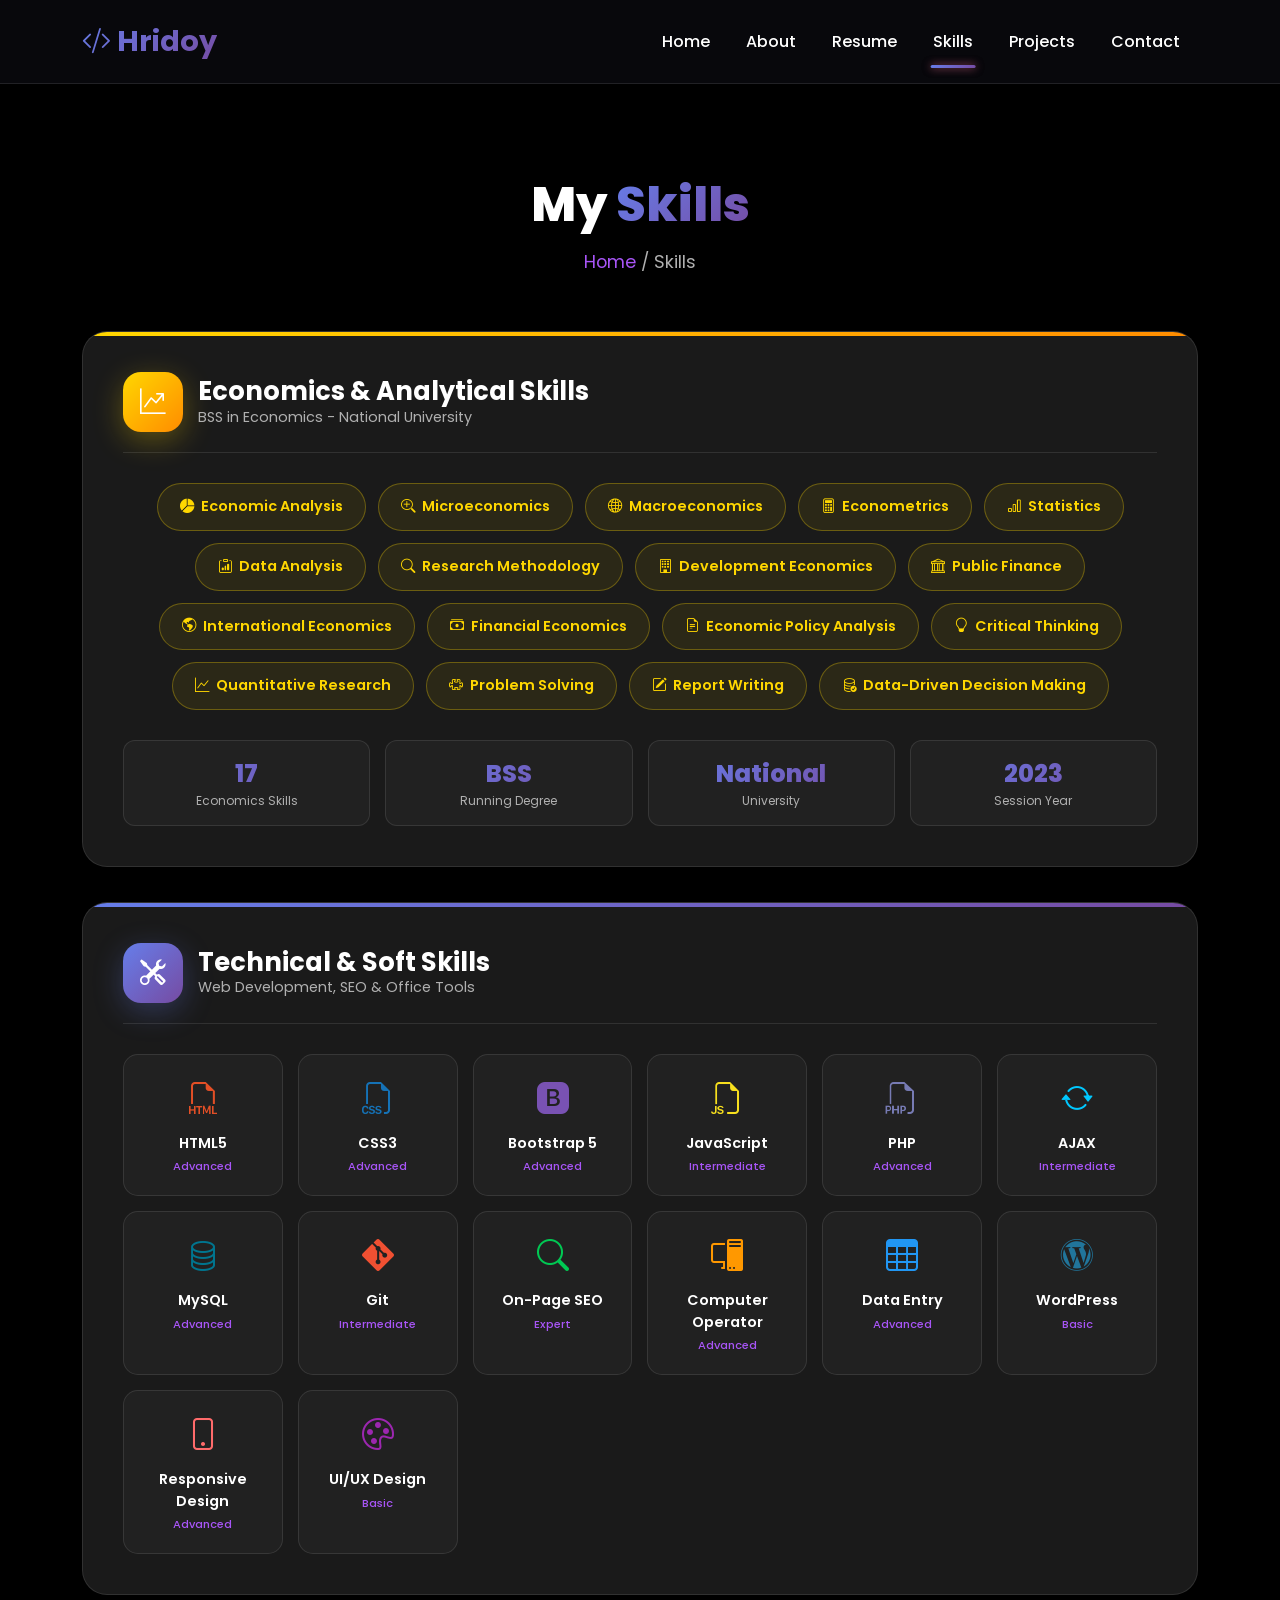
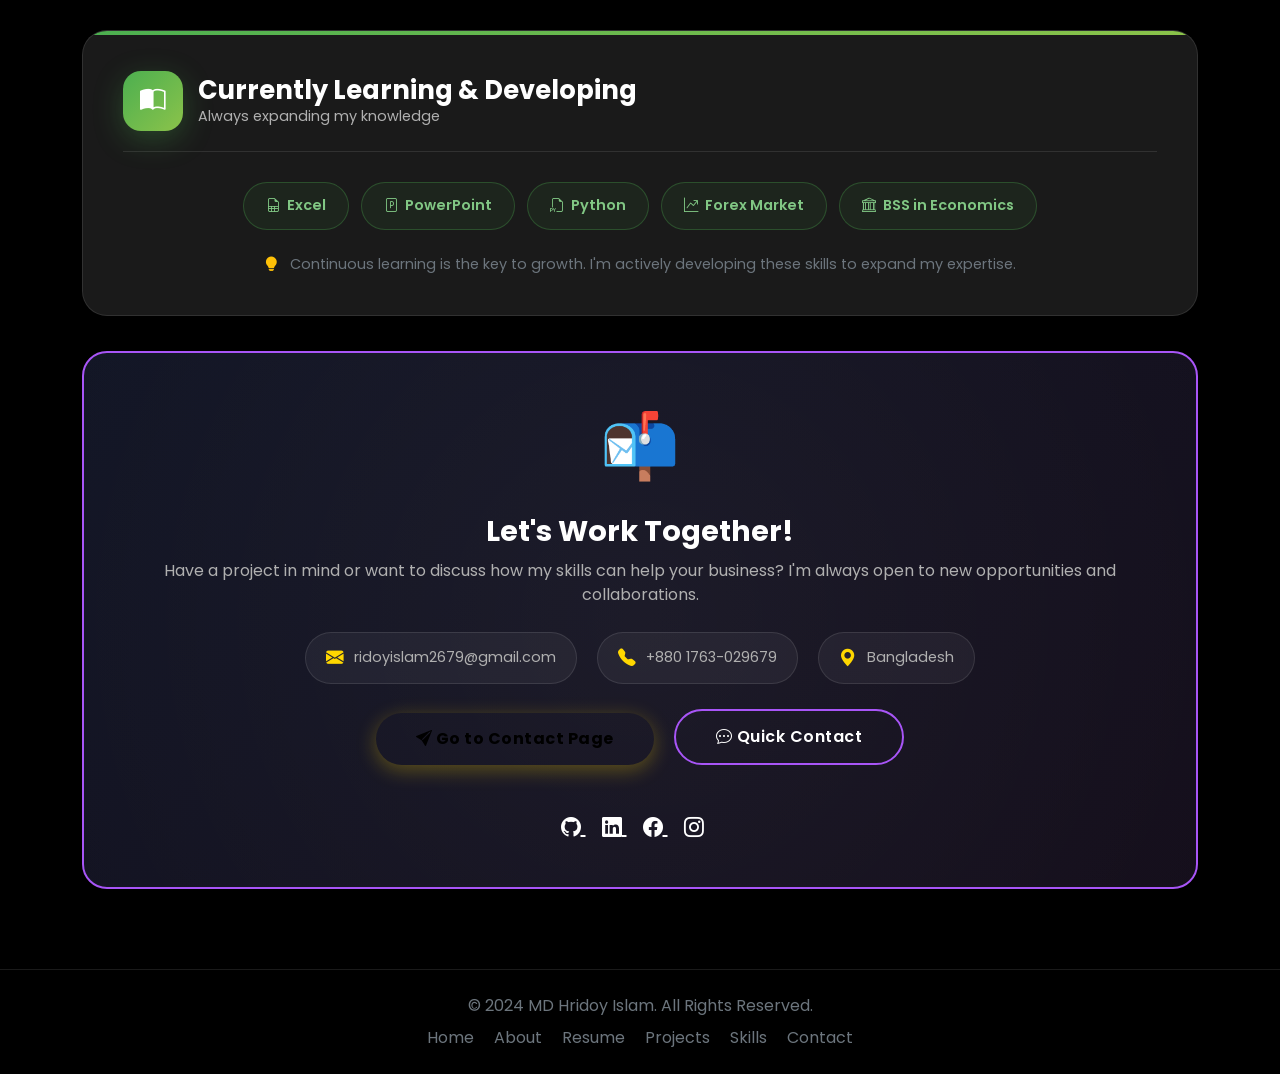
<file: skills.html>
<!DOCTYPE html>
<html lang="en">
<head>
    <meta charset="UTF-8">
    <meta name="viewport" content="width=device-width, initial-scale=1.0">
    <title>Skills - MD Hridoy Islam</title>
    
    <!-- Bootstrap 5 CSS -->
    <link href="https://cdn.jsdelivr.net/npm/bootstrap@5.3.0/dist/css/bootstrap.min.css" rel="stylesheet">
    
    <!-- Bootstrap Icons -->
    <link href="https://cdn.jsdelivr.net/npm/bootstrap-icons@1.11.0/font/bootstrap-icons.css" rel="stylesheet">
    
    <!-- AOS Animation CSS -->
    <link href="https://unpkg.com/aos@2.3.1/dist/aos.css" rel="stylesheet">
    
    <!-- Google Fonts -->
    <link href="https://fonts.googleapis.com/css2?family=Poppins:wght@300;400;500;600;700;800&display=swap" rel="stylesheet">
    
	<link rel="stylesheet" href="css/style.css">
	<link rel="stylesheet" href="css/index.css">
	<link rel="stylesheet" href="css/about.css">
	<link rel="stylesheet" href="css/resume.css">
	<link rel="stylesheet" href="css/skills.css">
	<link rel="stylesheet" href="css/projects.css">
	<link rel="stylesheet" href="css/contact.css">
	
</head>
<body>
    <!-- Animated Background -->
    <div class="skills-animated-bg"></div>
    <div class="skills-particles" id="skillsParticles"></div>

    <!-- Navigation -->
    <nav class="navbar navbar-expand-lg fixed-top" data-bs-theme="dark">
        <div class="container">
            <a class="navbar-brand" href="index.html">
                <i class="bi bi-code-slash"></i> Hridoy
            </a>
            <button class="navbar-toggler" type="button" data-bs-toggle="collapse" data-bs-target="#navbarNav">
                <span class="navbar-toggler-icon"></span>
            </button>
            <div class="collapse navbar-collapse" id="navbarNav">
                <ul class="navbar-nav ms-auto">
                    <li class="nav-item"><a class="nav-link" href="index.html">Home</a></li>
                    <li class="nav-item"><a class="nav-link" href="about.html">About</a></li>
                    <li class="nav-item"><a class="nav-link" href="resume.html">Resume</a></li>
                    <li class="nav-item"><a class="nav-link active" href="skills.html">Skills</a></li>
                    <li class="nav-item"><a class="nav-link" href="projects.html">Projects</a></li>
                    <li class="nav-item"><a class="nav-link" href="contact.html">Contact</a></li>
                </ul>
            </div>
        </div>
    </nav>

    <!-- Page Header -->
    <section class="skills-page-header">
        <div class="container">
            <h1 class="skills-page-title" data-aos="fade-down">
                My <span>Skills</span>
            </h1>
            <p class="skills-breadcrumb" data-aos="fade-up" data-aos-delay="200">
                <a href="index.html">Home</a> / Skills
            </p>
        </div>
    </section>

    <!-- Skills Main Section -->
    <section style="padding: 40px 0 80px;">
        <div class="container">
            
            <!-- ========== 1. ECONOMICS SKILLS ========== -->
            <div class="skills-category-card economics-card" data-aos="fade-up" data-aos-duration="800">
                <div class="skills-category-header">
                    <div class="skills-category-icon icon-economics">
                        <i class="bi bi-graph-up-arrow"></i>
                    </div>
                    <div>
                        <h3 class="skills-category-title">Economics & Analytical Skills</h3>
                        <p class="skills-category-subtitle">BSS in Economics - National University</p>
                    </div>
                </div>

                <!-- Skill Badges Style -->
                <div class="skills-badge-container">
                    <span class="skills-badge economics-badge">
                        <i class="bi bi-pie-chart-fill me-1"></i> Economic Analysis
                    </span>
                    <span class="skills-badge economics-badge">
                        <i class="bi bi-zoom-in me-1"></i> Microeconomics
                    </span>
                    <span class="skills-badge economics-badge">
                        <i class="bi bi-globe2 me-1"></i> Macroeconomics
                    </span>
                    <span class="skills-badge economics-badge">
                        <i class="bi bi-calculator me-1"></i> Econometrics
                    </span>
                    <span class="skills-badge economics-badge">
                        <i class="bi bi-bar-chart me-1"></i> Statistics
                    </span>
                    <span class="skills-badge economics-badge">
                        <i class="bi bi-clipboard-data me-1"></i> Data Analysis
                    </span>
                    <span class="skills-badge economics-badge">
                        <i class="bi bi-search me-1"></i> Research Methodology
                    </span>
                    <span class="skills-badge economics-badge">
                        <i class="bi bi-building me-1"></i> Development Economics
                    </span>
                    <span class="skills-badge economics-badge">
                        <i class="bi bi-bank me-1"></i> Public Finance
                    </span>
                    <span class="skills-badge economics-badge">
                        <i class="bi bi-globe-americas me-1"></i> International Economics
                    </span>
                    <span class="skills-badge economics-badge">
                        <i class="bi bi-cash-stack me-1"></i> Financial Economics
                    </span>
                    <span class="skills-badge economics-badge">
                        <i class="bi bi-file-earmark-text me-1"></i> Economic Policy Analysis
                    </span>
                    <span class="skills-badge economics-badge">
                        <i class="bi bi-lightbulb me-1"></i> Critical Thinking
                    </span>
                    <span class="skills-badge economics-badge">
                        <i class="bi bi-graph-up me-1"></i> Quantitative Research
                    </span>
                    <span class="skills-badge economics-badge">
                        <i class="bi bi-puzzle me-1"></i> Problem Solving
                    </span>
                    <span class="skills-badge economics-badge">
                        <i class="bi bi-pencil-square me-1"></i> Report Writing
                    </span>
                    <span class="skills-badge economics-badge">
                        <i class="bi bi-database-check me-1"></i> Data-Driven Decision Making
                    </span>
                </div>

                <!-- Skills Stats Mini -->
                <div class="skills-stats-row">
                    <div class="skills-stat-mini">
                        <div class="skills-stat-number">17</div>
                        <div class="skills-stat-label">Economics Skills</div>
                    </div>
                    <div class="skills-stat-mini">
                        <div class="skills-stat-number">BSS</div>
                        <div class="skills-stat-label">Running Degree</div>
                    </div>
                    <div class="skills-stat-mini">
                        <div class="skills-stat-number">National</div>
                        <div class="skills-stat-label">University</div>
                    </div>
                    <div class="skills-stat-mini">
                        <div class="skills-stat-number">2023</div>
                        <div class="skills-stat-label">Session Year</div>
                    </div>
                </div>
            </div>

            <!-- ========== 2. TECHNICAL / SOFT SKILLS ========== -->
            <div class="skills-category-card technical-card" data-aos="fade-up" data-aos-duration="800" data-aos-delay="100">
                <div class="skills-category-header">
                    <div class="skills-category-icon icon-technical">
                        <i class="bi bi-tools"></i>
                    </div>
                    <div>
                        <h3 class="skills-category-title">Technical & Soft Skills</h3>
                        <p class="skills-category-subtitle">Web Development, SEO & Office Tools</p>
                    </div>
                </div>

                <!-- Tech Skills Grid with Icons -->
                <div class="skills-tech-grid">
                    <div class="skills-tech-item">
                        <div class="skills-tech-icon" style="color: #e34f26;">
                            <i class="bi bi-filetype-html"></i>
                        </div>
                        <div class="skills-tech-name">HTML5</div>
                        <div class="skills-tech-level">Advanced</div>
                    </div>
                    <div class="skills-tech-item">
                        <div class="skills-tech-icon" style="color: #1572b6;">
                            <i class="bi bi-filetype-css"></i>
                        </div>
                        <div class="skills-tech-name">CSS3</div>
                        <div class="skills-tech-level">Advanced</div>
                    </div>
                    <div class="skills-tech-item">
                        <div class="skills-tech-icon" style="color: #7952b3;">
                            <i class="bi bi-bootstrap-fill"></i>
                        </div>
                        <div class="skills-tech-name">Bootstrap 5</div>
                        <div class="skills-tech-level">Advanced</div>
                    </div>
                    <div class="skills-tech-item">
                        <div class="skills-tech-icon" style="color: #f7df1e;">
                            <i class="bi bi-filetype-js"></i>
                        </div>
                        <div class="skills-tech-name">JavaScript</div>
                        <div class="skills-tech-level">Intermediate</div>
                    </div>
                    <div class="skills-tech-item">
                        <div class="skills-tech-icon" style="color: #777bb4;">
                            <i class="bi bi-filetype-php"></i>
                        </div>
                        <div class="skills-tech-name">PHP</div>
                        <div class="skills-tech-level">Advanced</div>
                    </div>
                    <div class="skills-tech-item">
                        <div class="skills-tech-icon" style="color: #00c8ff;">
                            <i class="bi bi-arrow-repeat"></i>
                        </div>
                        <div class="skills-tech-name">AJAX</div>
                        <div class="skills-tech-level">Intermediate</div>
                    </div>
                    <div class="skills-tech-item">
                        <div class="skills-tech-icon" style="color: #00758f;">
                            <i class="bi bi-database"></i>
                        </div>
                        <div class="skills-tech-name">MySQL</div>
                        <div class="skills-tech-level">Advanced</div>
                    </div>
                    <div class="skills-tech-item">
                        <div class="skills-tech-icon" style="color: #f05032;">
                            <i class="bi bi-git"></i>
                        </div>
                        <div class="skills-tech-name">Git</div>
                        <div class="skills-tech-level">Intermediate</div>
                    </div>
                    <div class="skills-tech-item">
                        <div class="skills-tech-icon" style="color: #00c853;">
                            <i class="bi bi-search"></i>
                        </div>
                        <div class="skills-tech-name">On-Page SEO</div>
                        <div class="skills-tech-level">Expert</div>
                    </div>
                    <div class="skills-tech-item">
                        <div class="skills-tech-icon" style="color: #ff9800;">
                            <i class="bi bi-pc-display"></i>
                        </div>
                        <div class="skills-tech-name">Computer Operator</div>
                        <div class="skills-tech-level">Advanced</div>
                    </div>
                    <div class="skills-tech-item">
                        <div class="skills-tech-icon" style="color: #2196f3;">
                            <i class="bi bi-table"></i>
                        </div>
                        <div class="skills-tech-name">Data Entry</div>
                        <div class="skills-tech-level">Advanced</div>
                    </div>
                    <div class="skills-tech-item">
                        <div class="skills-tech-icon" style="color: #21759b;">
                            <i class="bi bi-wordpress"></i>
                        </div>
                        <div class="skills-tech-name">WordPress</div>
                        <div class="skills-tech-level">Basic</div>
                    </div>
                    <div class="skills-tech-item">
                        <div class="skills-tech-icon" style="color: #ff6b6b;">
                            <i class="bi bi-phone"></i>
                        </div>
                        <div class="skills-tech-name">Responsive Design</div>
                        <div class="skills-tech-level">Advanced</div>
                    </div>
                    <div class="skills-tech-item">
                        <div class="skills-tech-icon" style="color: #9c27b0;">
                            <i class="bi bi-palette"></i>
                        </div>
                        <div class="skills-tech-name">UI/UX Design</div>
                        <div class="skills-tech-level">Basic</div>
                    </div>
                </div>
            </div>

            <!-- ========== 3. CURRENTLY LEARNING ========== -->
            <div class="skills-category-card learning-card-style" data-aos="fade-up" data-aos-duration="800" data-aos-delay="200">
                <div class="skills-category-header">
                    <div class="skills-category-icon icon-learning">
                        <i class="bi bi-book-half"></i>
                    </div>
                    <div>
                        <h3 class="skills-category-title">Currently Learning & Developing</h3>
                        <p class="skills-category-subtitle">Always expanding my knowledge</p>
                    </div>
                </div>

                <div class="skills-badge-container">
                    <span class="skills-badge learning-badge-item">
                        <i class="bi bi-file-earmark-spreadsheet me-1"></i> Excel
                    </span>
                    <span class="skills-badge learning-badge-item">
                        <i class="bi bi-file-ppt me-1"></i> PowerPoint
                    </span>
                    <span class="skills-badge learning-badge-item">
                        <i class="bi bi-filetype-py me-1"></i> Python
                    </span>
                    <span class="skills-badge learning-badge-item">
                        <i class="bi bi-graph-up-arrow me-1"></i> Forex Market
                    </span>
                    <span class="skills-badge learning-badge-item">
                        <i class="bi bi-bank me-1"></i> BSS in Economics
                    </span>
                </div>

                <p class="text-center text-secondary mt-4 mb-0" style="font-size: 0.9rem;">
                    <i class="bi bi-lightbulb-fill text-warning me-2"></i>
                    Continuous learning is the key to growth. I'm actively developing these skills to expand my expertise.
                </p>
            </div>

            <!-- ========== CONTACT CTA SECTION ========== -->
            <div class="skills-contact-cta" data-aos="fade-up" data-aos-duration="800" data-aos-delay="300">
                <div class="skills-contact-card">
                    <div class="skills-contact-icon-large">📬</div>
                    <h3 class="skills-contact-title">Let's Work Together!</h3>
                    <p class="skills-contact-text">
                        Have a project in mind or want to discuss how my skills can help your business? 
                        I'm always open to new opportunities and collaborations.
                    </p>

                    <!-- Quick Contact Info -->
                    <div class="skills-quick-contact">
                        <div class="skills-quick-contact-item">
                            <i class="bi bi-envelope-fill"></i>
                            <span>ridoyislam2679@gmail.com</span>
                        </div>
                        <div class="skills-quick-contact-item">
                            <i class="bi bi-telephone-fill"></i>
                            <span>+880 1763-029679</span>
                        </div>
                        <div class="skills-quick-contact-item">
                            <i class="bi bi-geo-alt-fill"></i>
                            <span>Bangladesh</span>
                        </div>
                    </div>

                    <!-- Buttons -->
                    <div>
                        <a href="contact.html" class="skills-btn skills-btn-gold me-3 mb-3">
                            <i class="bi bi-send-fill"></i> Go to Contact Page
                        </a>
                        <a href="http://facebook.com/hridoy42679" target="_blank" class="skills-btn skills-btn-outline mb-3">
                            <i class="bi bi-chat-dots"></i> Quick Contact
                        </a>
                    </div>

                    <!-- Social Links -->
                    <div class="mt-4">
                        <a href="https://github.com/ridoyislam2679" target="_blank" class="text-white me-3 fs-5">
							<i class="bi bi-github"></i>
						</a>
                        <a href="" target="_blank" class="text-white me-3 fs-5">
							<i class="bi bi-linkedin"></i>
						</a>
                        <a href="https://www.facebook.com/hridoy42679" target="_blank" class="text-white me-3 fs-5">
							<i class="bi bi-facebook"></i>
						</a>
                        <a href="https://www.instagram.com/hridoy42679/" target="_blank" class="text-white me-3 fs-5">
							<i class="bi bi-instagram"></i>
						</a>
                    </div>
                </div>
            </div>

        </div>
    </section>

    <!-- Footer -->
    <footer class="py-4" style="border-top: 1px solid var(--border-glass);">
        <div class="container text-center">
            <p class="mb-0 text-secondary">
                &copy; 2024 MD Hridoy Islam. All Rights Reserved.
            </p>
            <p class="mt-2 mb-0">
                <a href="index.html" class="text-secondary text-decoration-none me-3">Home</a>
                <a href="about.html" class="text-secondary text-decoration-none me-3">About</a>
                <a href="resume.html" class="text-secondary text-decoration-none me-3">Resume</a>
                <a href="projects.html" class="text-secondary text-decoration-none me-3">Projects</a>
                <a href="skills.html" class="text-secondary text-decoration-none me-3">Skills</a>
                <a href="contact.html" class="text-secondary text-decoration-none">Contact</a>
            </p>
        </div>
    </footer>

    <!-- Scripts -->
    <script src="https://cdn.jsdelivr.net/npm/bootstrap@5.3.0/dist/js/bootstrap.bundle.min.js"></script>
    <script src="https://unpkg.com/aos@2.3.1/dist/aos.js"></script>
    
    <script>
        // Initialize AOS Animation
        AOS.init({
            duration: 1000,
            once: true
        });

        // Navbar Scroll Effect
        window.addEventListener('scroll', () => {
            const navbar = document.querySelector('.skills-navbar');
            if (window.scrollY > 50) {
                navbar.classList.add('skills-scrolled');
            } else {
                navbar.classList.remove('skills-scrolled');
            }
        });

        // Create Floating Particles
        function createSkillsParticles() {
            const container = document.getElementById('skillsParticles');
            if (!container) return;
            
            for (let i = 0; i < 40; i++) {
                const particle = document.createElement('div');
                particle.className = 'skills-particle';
                particle.style.left = Math.random() * 100 + '%';
                particle.style.top = Math.random() * 100 + '%';
                particle.style.width = Math.random() * 5 + 2 + 'px';
                particle.style.height = particle.style.width;
                particle.style.animationDelay = Math.random() * 6 + 's';
                particle.style.animationDuration = Math.random() * 6 + 4 + 's';
                container.appendChild(particle);
            }
        }
        
        createSkillsParticles();
    </script>
</body>
</html>
</file>
<file: css/style.css>
:root {
	--primary-gradient: linear-gradient(135deg, #667eea 0%, #764ba2 100%);
	--secondary-gradient: linear-gradient(135deg, #f093fb 0%, #f5576c 100%);
	--dark-bg: #0a0a0f;
	--card-bg: rgba(255, 255, 255, 0.05);
	--glass-bg: rgba(255, 255, 255, 0.1);
	--text-primary: #ffffff;
	--text-secondary: #b0b0b0;
	--accent-gold: #ffd700;
	--accent-purple: #a855f7;
	--border-glass: rgba(255, 255, 255, 0.1);
}

* {
	margin: 0;
	padding: 0;
	box-sizing: border-box;
}

body {
	font-family: 'Poppins', sans-serif;
	background: #000000;
	color: var(--text-primary);
	overflow-x: hidden;
	position: relative;
}

/* Animated Background */
.animated-bg {
	position: fixed;
	top: 0;
	left: 0;
	width: 100%;
	height: 100%;
	z-index: -1;
	overflow: hidden;
}

.animated-bg::before {
	content: '';
	position: absolute;
	top: -50%;
	left: -50%;
	width: 200%;
	height: 200%;
	background: radial-gradient(circle at 20% 50%, rgba(102, 126, 234, 0.15) 0%, transparent 50%),
				radial-gradient(circle at 80% 50%, rgba(118, 75, 162, 0.15) 0%, transparent 50%),
				radial-gradient(circle at 50% 80%, rgba(245, 87, 108, 0.1) 0%, transparent 50%);
	animation: rotate 20s linear infinite;
}

@keyframes rotate {
	0% { transform: rotate(0deg); }
	100% { transform: rotate(360deg); }
}

/* Floating Particles */
.particles {
	position: fixed;
	top: 0;
	left: 0;
	width: 100%;
	height: 100%;
	z-index: -1;
	pointer-events: none;
}

.particle {
	position: absolute;
	border-radius: 50%;
	background: rgba(255, 255, 255, 0.3);
	animation: float 6s infinite;
}

@keyframes float {
	0%, 100% { transform: translateY(0px) translateX(0px); opacity: 0; }
	50% { opacity: 0.5; }
}

/* Navbar */
.navbar {
	background: rgba(10, 10, 15, 0.8) !important;
	backdrop-filter: blur(20px);
	border-bottom: 1px solid var(--border-glass);
	padding: 15px 0;
	transition: all 0.3s ease;
}

.navbar.scrolled {
	padding: 10px 0;
	background: rgba(10, 10, 15, 0.95) !important;
	box-shadow: 0 5px 30px rgba(0, 0, 0, 0.5);
}

.navbar-brand {
	font-weight: 700;
	font-size: 1.8rem;
	background: var(--primary-gradient);
	-webkit-background-clip: text;
	-webkit-text-fill-color: transparent;
	background-clip: text;
}

.nav-link {
	color: var(--text-primary) !important;
	margin: 0 10px;
	position: relative;
	font-weight: 500;
	transition: all 0.3s ease;
}

.nav-link::after {
	content: '';
	position: absolute;
	bottom: -2px;
	left: 0;
	width: 0;
	height: 2px;
	background: var(--primary-gradient);
	transition: width 0.3s ease;
}

.nav-link:hover::after {
	width: 100%;
}

/* Active Navigation Link */
.nav-link {
    position: relative;
}

.nav-link.active {
    color: #fff !important;
}

/* Gradient Underline */
.nav-link.active::after {
    content: "";
    position: absolute;
    left: 50%;
    bottom: -6px;
    transform: translateX(-50%);

    width: 80%;
    height: 3px;

    background: var(--primary-gradient);

    border-radius: 10px;
    box-shadow: 0 0 8px rgba(138, 43, 226, 0.5),
                0 0 8px rgba(255, 140, 0, 0.5);
}
</file>
<file: css/index.css>
/* Hero Section */
.hero-section {
	min-height: 100vh;
	display: flex;
	align-items: center;
	padding: 100px 0 50px;
	position: relative;
}

.hero-title {
	font-size: 3.5rem;
	font-weight: 800;
	line-height: 1.2;
	margin-bottom: 20px;
}

.hero-title .greeting {
	display: block;
	font-size: 1.5rem;
	font-weight: 400;
	color: var(--text-secondary);
	margin-bottom: 10px;
}

.hero-title .name {
	background: var(--primary-gradient);
	-webkit-background-clip: text;
	-webkit-text-fill-color: transparent;
	background-clip: text;
}

.hero-title .role {
	display: block;
	font-size: 2rem;
	font-weight: 600;
	color: var(--accent-gold);
	margin-top: 10px;
}

.typing-text {
	font-size: 1.2rem;
	color: var(--accent-purple);
	border-right: 2px solid var(--accent-purple);
	padding-right: 5px;
	animation: blink 0.7s infinite;
	display: inline-block;
}

@keyframes blink {
	0%, 100% { border-color: transparent; }
	50% { border-color: var(--accent-purple); }
}

.hero-description {
	font-size: 1.1rem;
	color: var(--text-secondary);
	margin: 25px 0;
	line-height: 1.8;
}

.btn-custom {
	padding: 12px 35px;
	border-radius: 50px;
	font-weight: 600;
	font-size: 1rem;
	letter-spacing: 1px;
	transition: all 0.3s ease;
	position: relative;
	overflow: hidden;
	border: none;
	margin-right: 15px;
	margin-bottom: 10px;
}

.btn-primary-gradient {
	background: var(--primary-gradient);
	color: white;
	box-shadow: 0 5px 20px rgba(102, 126, 234, 0.4);
}

.btn-primary-gradient:hover {
	transform: translateY(-3px);
	box-shadow: 0 10px 30px rgba(102, 126, 234, 0.6);
	color: white;
}

.btn-outline-gradient {
	background: transparent;
	color: white;
	border: 2px solid var(--accent-purple);
}

.btn-outline-gradient:hover {
	background: var(--secondary-gradient);
	border-color: transparent;
	color: white;
	transform: translateY(-3px);
}

/* Hero Image */
.hero-image-container {
	position: relative;
	display: flex;
	justify-content: center;
	align-items: center;
}

.hero-image-wrapper {
	width: 350px;
	height: 350px;
	border-radius: 50%;
	background: var(--primary-gradient);
	padding: 5px;
	animation: morph 8s ease-in-out infinite;
	box-shadow: 0 0 50px rgba(102, 126, 234, 0.3);
}

.hero-image-inner {
	width: 100%;
	height: 100%;
	border-radius: 50%;
	background: var(--dark-bg);
	display: flex;
	align-items: center;
	justify-content: center;
	overflow: hidden;
}

.hero-image-inner img {
	width: 100%;
	height: 100%;
	object-fit: cover;
}

@keyframes morph {
	0%, 100% { border-radius: 60% 40% 30% 70% / 60% 30% 70% 40%; }
	50% { border-radius: 30% 60% 70% 40% / 50% 60% 30% 60%; }
}

/* Section Common Styles */
.section-padding {
	padding: 80px 0;
}

.section-title {
	text-align: center;
	margin-bottom: 50px;
	font-weight: 700;
	font-size: 2.5rem;
}

.section-title span {
	background: var(--primary-gradient);
	-webkit-background-clip: text;
	-webkit-text-fill-color: transparent;
	background-clip: text;
}

/* About Preview Section */
.about-preview {
	padding: 80px 0;
	background: rgba(255, 255, 255, 0.02);
}

.about-preview-card {
	background: var(--glass-bg);
	backdrop-filter: blur(20px);
	border: 1px solid var(--border-glass);
	border-radius: 20px;
	padding: 40px;
	position: relative;
	overflow: hidden;
}

.about-preview-card::before {
	content: '';
	position: absolute;
	top: 0;
	left: 0;
	width: 4px;
	height: 100%;
	background: var(--primary-gradient);
}

/* Projects Section */
.project-card {
	background: var(--glass-bg);
	backdrop-filter: blur(20px);
	border: 1px solid var(--border-glass);
	border-radius: 20px;
	padding: 30px;
	height: 100%;
	transition: all 0.3s ease;
	position: relative;
	overflow: hidden;
}

.project-card:hover {
	transform: translateY(-10px);
	box-shadow: 0 20px 50px rgba(102, 126, 234, 0.3);
	border-color: var(--accent-purple);
}

.project-icon {
	font-size: 3rem;
	margin-bottom: 20px;
}

.project-tag {
	display: inline-block;
	padding: 5px 15px;
	background: var(--primary-gradient);
	border-radius: 20px;
	font-size: 0.8rem;
	margin: 5px;
}

.project-links {
	margin-top: 20px;
}

.project-links .btn {
	margin: 5px;
}

/* Skills Section */
.skill-card {
	background: var(--glass-bg);
	backdrop-filter: blur(20px);
	border: 1px solid var(--border-glass);
	border-radius: 20px;
	padding: 25px;
	text-align: center;
	transition: all 0.3s ease;
	height: 100%;
}

.skill-card:hover {
	transform: translateY(-5px);
	box-shadow: 0 10px 30px rgba(102, 126, 234, 0.2);
	border-color: var(--accent-purple);
}

.skill-icon-circle {
	width: 70px;
	height: 70px;
	margin: 0 auto 15px;
	background: var(--glass-bg);
	border: 2px solid var(--border-glass);
	border-radius: 50%;
	display: flex;
	align-items: center;
	justify-content: center;
	font-size: 2rem;
	transition: all 0.3s ease;
}

.skill-card:hover .skill-icon-circle {
	transform: rotate(360deg) scale(1.1);
	border-color: var(--accent-purple);
	box-shadow: 0 0 20px rgba(168, 85, 247, 0.3);
}

/* Learning Section */
.learning-card {
	background: linear-gradient(135deg, rgba(255, 215, 0, 0.1), rgba(168, 85, 247, 0.1));
	border: 1px solid rgba(255, 215, 0, 0.3);
	border-radius: 20px;
	padding: 30px;
	transition: all 0.3s ease;
}

.learning-card:hover {
	transform: translateY(-5px);
	box-shadow: 0 20px 50px rgba(255, 215, 0, 0.1);
}

.learning-badge {
	display: inline-block;
	padding: 8px 20px;
	background: linear-gradient(135deg, #ffd700, #ffaa00);
	color: #000;
	border-radius: 30px;
	font-weight: 600;
	margin: 5px;
	font-size: 0.9rem;
}

/* Stats Section */
.stats-section {
	padding: 60px 0;
}

.stat-card {
	background: var(--glass-bg);
	backdrop-filter: blur(20px);
	border: 1px solid var(--border-glass);
	border-radius: 20px;
	padding: 30px;
	text-align: center;
	transition: all 0.3s ease;
	cursor: pointer;
}

.stat-card:hover {
	transform: translateY(-10px);
	box-shadow: 0 20px 50px rgba(102, 126, 234, 0.3);
	border-color: var(--accent-purple);
}

.stat-number {
	font-size: 3rem;
	font-weight: 800;
	background: var(--primary-gradient);
	-webkit-background-clip: text;
	-webkit-text-fill-color: transparent;
	background-clip: text;
}

.stat-label {
	color: var(--text-secondary);
	font-size: 1rem;
	margin-top: 10px;
}

/* Contact Section */
.contact-card {
	background: var(--glass-bg);
	backdrop-filter: blur(20px);
	border: 1px solid var(--border-glass);
	border-radius: 20px;
	padding: 40px;
	transition: all 0.3s ease;
}

.contact-card:hover {
	box-shadow: 0 20px 50px rgba(102, 126, 234, 0.2);
}

.contact-info-item {
	padding: 15px;
	margin-bottom: 15px;
	background: rgba(255, 255, 255, 0.05);
	border-radius: 15px;
	display: flex;
	align-items: center;
	transition: all 0.3s ease;
}

.contact-info-item:hover {
	background: rgba(255, 255, 255, 0.1);
	transform: translateX(10px);
}

.contact-icon {
	width: 50px;
	height: 50px;
	background: var(--primary-gradient);
	border-radius: 50%;
	display: flex;
	align-items: center;
	justify-content: center;
	margin-right: 20px;
	font-size: 1.2rem;
}

.social-links-circle .social-icon {
	width: 50px;
	height: 50px;
	background: var(--glass-bg);
	border: 2px solid var(--border-glass);
	border-radius: 50%;
	display: inline-flex;
	align-items: center;
	justify-content: center;
	margin: 0 8px;
	font-size: 1.2rem;
	color: white;
	transition: all 0.3s ease;
	text-decoration: none;
}

.social-links-circle .social-icon:hover {
	background: var(--primary-gradient);
	border-color: transparent;
	transform: translateY(-5px);
	box-shadow: 0 10px 30px rgba(102, 126, 234, 0.4);
}

/* Scroll Indicator */
.scroll-indicator {
	position: absolute;
	bottom: 30px;
	left: 50%;
	transform: translateX(-50%);
	animation: bounce 2s infinite;
	cursor: pointer;
}

.scroll-indicator i {
	font-size: 2rem;
	color: var(--accent-purple);
}

@keyframes bounce {
	0%, 100% { transform: translateX(-50%) translateY(0); }
	50% { transform: translateX(-50%) translateY(-20px); }
}

/* Glowing Effect */
.glow-text {
	text-shadow: 0 0 20px rgba(168, 85, 247, 0.5);
}

/* More Projects Button */
.more-projects {
	text-align: center;
	margin-top: 40px;
}

/* Responsive Design */
@media (max-width: 768px) {
	.hero-title {
		font-size: 2.5rem;
	}
	
	.hero-title .role {
		font-size: 1.5rem;
	}
	
	.hero-image-wrapper {
		width: 250px;
		height: 250px;
		margin-top: 30px;
	}
	
	.section-title {
		font-size: 2rem;
	}
}
</file>
<file: css/about.css>
/* ========== PAGE HEADER ========== */
.about-page-header {
	padding: 0px 0 0px;
	text-align: center;
	position: relative;
}

.about-page-title {
	font-size: 3rem;
	font-weight: 800;
	margin-bottom: 15px;
}

.about-page-title span {
	background: var(--primary-gradient);
	-webkit-background-clip: text;
	-webkit-text-fill-color: transparent;
	background-clip: text;
}

.about-breadcrumb {
	color: var(--text-secondary);
	font-size: 1.1rem;
}

.about-breadcrumb a {
	color: var(--accent-purple);
	text-decoration: none;
	transition: all 0.3s ease;
}

.about-breadcrumb a:hover {
	color: var(--accent-gold);
}

/* ========== MAIN ABOUT SECTION ========== */
.about-main-section {
	padding: 60px 0;
}

.about-profile-card {
	background: var(--glass-bg);
	backdrop-filter: blur(20px);
	border: 1px solid var(--border-glass);
	border-radius: 20px;
	padding: 40px;
	margin-bottom: 30px;
	transition: all 0.3s ease;
}

.about-profile-card:hover {
	box-shadow: 0 20px 50px rgba(102, 126, 234, 0.2);
	border-color: var(--accent-purple);
}

.about-profile-img-wrapper {
	width: 200px;
	height: 200px;
	border-radius: 20px;
	background: var(--primary-gradient);
	padding: 4px;
	margin: 0 auto 30px;
	box-shadow: 0 10px 40px rgba(102, 126, 234, 0.3);
}

.about-profile-img {
	width: 100%;
	height: 100%;
	border-radius: 16px;
	object-fit: cover;
	background: var(--dark-bg);
}

.about-profile-name {
	font-size: 2rem;
	font-weight: 700;
	text-align: center;
	margin-bottom: 5px;
}

.about-profile-role {
	text-align: center;
	color: var(--accent-gold);
	font-weight: 600;
	margin-bottom: 20px;
	font-size: 1.1rem;
}

.about-profile-details {
	list-style: none;
	padding: 0;
}

.about-profile-details li {
	padding: 12px 0;
	border-bottom: 1px solid var(--border-glass);
	display: flex;
	align-items: center;
	color: var(--text-secondary);
}

.about-profile-details li:last-child {
	border-bottom: none;
}

.about-profile-details li i {
	width: 35px;
	height: 35px;
	background: var(--glass-bg);
	border-radius: 50%;
	display: flex;
	align-items: center;
	justify-content: center;
	margin-right: 15px;
	color: var(--accent-purple);
	font-size: 1rem;
}

.about-profile-details li strong {
	color: var(--text-primary);
	min-width: 80px;
	display: inline-block;
}

/* About Content */
.about-content-card {
	background: var(--glass-bg);
	backdrop-filter: blur(20px);
	border: 1px solid var(--border-glass);
	border-radius: 20px;
	padding: 40px;
	margin-bottom: 30px;
	transition: all 0.3s ease;
}

.about-content-card:hover {
	box-shadow: 0 20px 50px rgba(102, 126, 234, 0.2);
	border-color: var(--accent-purple);
}

.about-section-subtitle {
	font-size: 1.8rem;
	font-weight: 700;
	margin-bottom: 25px;
	position: relative;
	padding-bottom: 15px;
}

.about-section-subtitle::after {
	content: '';
	position: absolute;
	bottom: 0;
	left: 0;
	width: 60px;
	height: 3px;
	background: var(--primary-gradient);
	border-radius: 3px;
}

.about-text {
	color: var(--text-secondary);
	line-height: 1.9;
	margin-bottom: 20px;
	font-size: 1.05rem;
}

.about-highlight-box {
	background: linear-gradient(135deg, rgba(102, 126, 234, 0.1), rgba(118, 75, 162, 0.1));
	border-left: 4px solid var(--accent-purple);
	padding: 20px 25px;
	border-radius: 10px;
	margin: 25px 0;
}

.about-highlight-box p {
	color: var(--text-primary);
	margin: 0;
	font-style: italic;
	font-size: 1.1rem;
}

/* ========== SKILLS DETAILED SECTION ========== */
.about-skills-section {
	padding: 40px 0;
}

.about-skill-item-detailed {
	background: var(--glass-bg);
	backdrop-filter: blur(20px);
	border: 1px solid var(--border-glass);
	border-radius: 15px;
	padding: 25px 20px;
	text-align: center;
	transition: all 0.3s ease;
	height: 100%;
	cursor: pointer;
}

.about-skill-item-detailed:hover {
	transform: translateY(-8px);
	box-shadow: 0 15px 40px rgba(102, 126, 234, 0.3);
	border-color: var(--accent-purple);
}

.about-skill-icon-circle {
	width: 70px;
	height: 70px;
	margin: 0 auto 15px;
	background: var(--glass-bg);
	border: 2px solid var(--border-glass);
	border-radius: 50%;
	display: flex;
	align-items: center;
	justify-content: center;
	font-size: 1.8rem;
	transition: all 0.5s ease;
}

.about-skill-item-detailed:hover .about-skill-icon-circle {
	transform: rotate(360deg);
	border-color: var(--accent-purple);
	box-shadow: 0 0 25px rgba(168, 85, 247, 0.4);
}

.about-skill-name {
	font-weight: 600;
	font-size: 1.1rem;
	margin-bottom: 8px;
}

.about-skill-level {
	font-size: 0.85rem;
	color: var(--accent-gold);
	font-weight: 500;
}

.about-skill-progress {
	margin-top: 10px;
	height: 6px;
	background: rgba(255, 255, 255, 0.1);
	border-radius: 10px;
	overflow: hidden;
}

.about-skill-progress-bar {
	height: 100%;
	background: var(--primary-gradient);
	border-radius: 10px;
	transition: width 1.5s ease;
}

/* ========== EDUCATION & EXPERIENCE ========== */
.about-timeline-card {
	background: var(--glass-bg);
	backdrop-filter: blur(20px);
	border: 1px solid var(--border-glass);
	border-radius: 15px;
	padding: 25px;
	margin-bottom: 25px;
	position: relative;
	padding-left: 50px;
	transition: all 0.3s ease;
}

.about-timeline-card:hover {
	transform: translateX(10px);
	box-shadow: 0 10px 30px rgba(102, 126, 234, 0.2);
	border-color: var(--accent-purple);
}

.about-timeline-icon {
	position: absolute;
	left: 15px;
	top: 25px;
	width: 25px;
	height: 25px;
	background: var(--primary-gradient);
	border-radius: 50%;
	display: flex;
	align-items: center;
	justify-content: center;
	font-size: 0.8rem;
}

.about-timeline-year {
	color: var(--accent-gold);
	font-weight: 600;
	font-size: 0.9rem;
	margin-bottom: 5px;
}

.about-timeline-title {
	font-weight: 700;
	font-size: 1.2rem;
	margin-bottom: 5px;
}

.about-timeline-org {
	color: var(--accent-purple);
	font-weight: 500;
	margin-bottom: 10px;
}

.about-timeline-desc {
	color: var(--text-secondary);
	font-size: 0.95rem;
	line-height: 1.6;
}

/* ========== BUTTONS ========== */
.about-btn {
	padding: 12px 35px;
	border-radius: 50px;
	font-weight: 600;
	font-size: 1rem;
	letter-spacing: 1px;
	transition: all 0.3s ease;
	position: relative;
	overflow: hidden;
	border: none;
	display: inline-block;
	text-decoration: none;
}

.about-btn-primary {
	background: var(--primary-gradient);
	color: white;
	box-shadow: 0 5px 20px rgba(102, 126, 234, 0.4);
}

.about-btn-primary:hover {
	transform: translateY(-3px);
	box-shadow: 0 10px 30px rgba(102, 126, 234, 0.6);
	color: white;
}

.about-btn-outline {
	background: transparent;
	color: white;
	border: 2px solid var(--accent-purple);
}

.about-btn-outline:hover {
	background: var(--secondary-gradient);
	border-color: transparent;
	color: white;
	transform: translateY(-3px);
}

/* ========== RESPONSIVE ========== */
@media (max-width: 768px) {
	.about-page-title {
		font-size: 2rem;
	}
	
	.about-profile-card,
	.about-content-card {
		padding: 25px;
	}
	
	.about-section-subtitle {
		font-size: 1.5rem;
	}
}

/* Glowing Text */
.about-glow-text {
	text-shadow: 0 0 20px rgba(168, 85, 247, 0.5);
}
</file>
<file: css/resume.css>
/* ========== PAGE HEADER ========== */
.resume-page-header {
	padding: 0px 0 0px;
	text-align: center;
	position: relative;
}

.resume-page-title {
	font-size: 3rem;
	font-weight: 800;
	margin-bottom: 15px;
}

.resume-page-title span {
	background: var(--primary-gradient);
	-webkit-background-clip: text;
	-webkit-text-fill-color: transparent;
	background-clip: text;
}

.resume-breadcrumb {
	color: var(--text-secondary);
	font-size: 1.1rem;
}

.resume-breadcrumb a {
	color: var(--accent-purple);
	text-decoration: none;
	transition: all 0.3s ease;
}

.resume-breadcrumb a:hover {
	color: var(--accent-gold);
}

/* ========== MAIN LAYOUT (Profile Card + Content) ========== */
.resume-main-section {
	padding: 40px 0 80px;
}

/* ========== PROFILE CARD (Left Side - Same as About Page) ========== */
.resume-profile-card {
	background: var(--glass-bg);
	backdrop-filter: blur(20px);
	border: 1px solid var(--border-glass);
	border-radius: 20px;
	padding: 35px;
	position: sticky;
	top: 100px;
	transition: all 0.3s ease;
}

.resume-profile-card:hover {
	box-shadow: 0 20px 50px rgba(102, 126, 234, 0.2);
	border-color: var(--accent-purple);
}

.resume-profile-img-wrapper {
	width: 180px;
	height: 180px;
	border-radius: 20px;
	background: var(--primary-gradient);
	padding: 4px;
	margin: 0 auto 25px;
	box-shadow: 0 10px 40px rgba(102, 126, 234, 0.3);
}

.resume-profile-img {
	width: 100%;
	height: 100%;
	border-radius: 16px;
	object-fit: cover;
	background: var(--dark-bg);
}

.resume-profile-name {
	font-size: 1.6rem;
	font-weight: 700;
	text-align: center;
	margin-bottom: 5px;
}

.resume-profile-role {
	text-align: center;
	color: var(--accent-gold);
	font-weight: 600;
	margin-bottom: 25px;
	font-size: 1rem;
}

.resume-profile-details {
	list-style: none;
	padding: 0;
	margin: 0;
}

.resume-profile-details li {
	padding: 12px 0;
	border-bottom: 1px solid var(--border-glass);
	display: flex;
	align-items: center;
	color: var(--text-secondary);
	font-size: 0.9rem;
}

.resume-profile-details li:last-child {
	border-bottom: none;
}

.resume-profile-details li i {
	width: 35px;
	height: 35px;
	background: var(--glass-bg);
	border-radius: 50%;
	display: flex;
	align-items: center;
	justify-content: center;
	margin-right: 12px;
	color: var(--accent-purple);
	font-size: 0.9rem;
	flex-shrink: 0;
}

.resume-profile-details li strong {
	color: var(--text-primary);
	min-width: 55px;
	display: inline-block;
	font-size: 0.85rem;
}

.resume-profile-download-btn {
	display: block;
	text-align: center;
	margin-top: 20px;
}

/* Social Links in Profile */
.resume-profile-social {
	text-align: center;
	margin-top: 20px;
	padding-top: 15px;
	border-top: 1px solid var(--border-glass);
}

.resume-profile-social a {
	width: 38px;
	height: 38px;
	background: var(--glass-bg);
	border: 1px solid var(--border-glass);
	border-radius: 50%;
	display: inline-flex;
	align-items: center;
	justify-content: center;
	margin: 0 5px;
	color: white;
	font-size: 0.95rem;
	transition: all 0.3s ease;
	text-decoration: none;
}

.resume-profile-social a:hover {
	background: var(--primary-gradient);
	border-color: transparent;
	transform: translateY(-3px);
	box-shadow: 0 8px 20px rgba(102, 126, 234, 0.4);
}

/* ========== RESUME CONTENT CARD (Right Side - Main Highlight) ========== */
.resume-content-wrapper {
	background: var(--glass-bg);
	backdrop-filter: blur(20px);
	border: 2px solid var(--border-glass);
	border-radius: 25px;
	padding: 40px;
	box-shadow: 0 25px 70px rgba(102, 126, 234, 0.25), 0 0 0 1px rgba(255, 255, 255, 0.05) inset;
	transition: all 0.3s ease;
	position: relative;
	overflow: hidden;
}

.resume-content-wrapper::before {
	content: '';
	position: absolute;
	top: 0;
	left: 0;
	width: 100%;
	height: 100%;
	background: linear-gradient(135deg, rgba(102, 126, 234, 0.05), rgba(118, 75, 162, 0.05));
	pointer-events: none;
}

.resume-content-wrapper:hover {
	box-shadow: 0 35px 90px rgba(102, 126, 234, 0.4), 0 0 0 1px rgba(255, 255, 255, 0.08) inset;
	border-color: rgba(168, 85, 247, 0.5);
}

/* ========== SECTION TITLES INSIDE CONTENT ========== */
.resume-section-title {
	font-size: 1.6rem;
	font-weight: 700;
	margin-bottom: 25px;
	display: flex;
	align-items: center;
	gap: 12px;
	padding-bottom: 15px;
	border-bottom: 1px solid var(--border-glass);
}

.resume-section-icon {
	width: 45px;
	height: 45px;
	background: var(--primary-gradient);
	border-radius: 12px;
	display: flex;
	align-items: center;
	justify-content: center;
	font-size: 1.2rem;
	box-shadow: 0 5px 20px rgba(102, 126, 234, 0.3);
	flex-shrink: 0;
}

/* ========== EDUCATION ITEMS ========== */
.resume-edu-item {
	background: rgba(255, 255, 255, 0.03);
	border: 1px solid var(--border-glass);
	border-radius: 15px;
	padding: 22px;
	margin-bottom: 18px;
	transition: all 0.3s ease;
	position: relative;
	border-left: 3px solid var(--accent-purple);
}

.resume-edu-item:hover {
	background: rgba(255, 255, 255, 0.06);
	transform: translateX(8px);
	border-left-color: var(--accent-gold);
	box-shadow: 0 10px 30px rgba(102, 126, 234, 0.15);
}

.resume-edu-year {
	display: inline-block;
	padding: 5px 15px;
	background: var(--primary-gradient);
	border-radius: 20px;
	font-size: 0.8rem;
	font-weight: 600;
	margin-bottom: 10px;
}

.resume-edu-degree {
	font-size: 1.1rem;
	font-weight: 700;
	margin-bottom: 5px;
}

.resume-edu-group {
	color: var(--accent-gold);
	font-weight: 600;
	margin-bottom: 5px;
	font-size: 0.95rem;
}

.resume-edu-result {
	color: #4caf50;
	font-weight: 600;
	font-size: 1rem;
	margin-bottom: 5px;
}

.resume-edu-board {
	color: var(--text-secondary);
	font-size: 0.9rem;
}

.resume-current-badge {
	display: inline-block;
	padding: 5px 15px;
	background: linear-gradient(135deg, #4caf50, #8bc34a);
	border-radius: 20px;
	font-size: 0.75rem;
	font-weight: 600;
	animation: resumePulse 2s infinite;
}

@keyframes resumePulse {
	0%, 100% { opacity: 1; }
	50% { opacity: 0.7; }
}

/* ========== SKILLS GRID ========== */
.resume-skill-item {
	background: rgba(255, 255, 255, 0.03);
	border: 1px solid var(--border-glass);
	border-radius: 12px;
	padding: 15px 12px;
	text-align: center;
	transition: all 0.3s ease;
	height: 100%;
}

.resume-skill-item:hover {
	background: rgba(255, 255, 255, 0.08);
	transform: translateY(-5px);
	border-color: var(--accent-purple);
	box-shadow: 0 10px 25px rgba(102, 126, 234, 0.2);
}

.resume-skill-icon-small {
	font-size: 1.6rem;
	margin-bottom: 8px;
}

.resume-skill-name-small {
	font-weight: 600;
	font-size: 0.9rem;
	margin-bottom: 4px;
}

.resume-skill-category {
	font-size: 0.7rem;
	color: var(--accent-gold);
	font-weight: 500;
}

/* ========== LEARNING SKILLS ========== */
.resume-learning-card {
	background: linear-gradient(135deg, rgba(255, 215, 0, 0.08), rgba(168, 85, 247, 0.08));
	border: 1px solid rgba(255, 215, 0, 0.2);
	border-radius: 15px;
	padding: 25px;
	transition: all 0.3s ease;
}

.resume-learning-card:hover {
	box-shadow: 0 15px 40px rgba(255, 215, 0, 0.1);
	border-color: var(--accent-gold);
}

.resume-learning-tag {
	display: inline-block;
	padding: 8px 18px;
	background: linear-gradient(135deg, #ffd700, #ffaa00);
	color: #000;
	border-radius: 25px;
	font-weight: 600;
	margin: 5px;
	font-size: 0.85rem;
	transition: all 0.3s ease;
}

.resume-learning-tag:hover {
	transform: scale(1.05);
	box-shadow: 0 5px 15px rgba(255, 215, 0, 0.3);
}

/* ========== EXPERIENCE TIMELINE ========== */
.resume-exp-item {
	background: rgba(255, 255, 255, 0.03);
	border: 1px solid var(--border-glass);
	border-radius: 15px;
	padding: 22px;
	margin-bottom: 18px;
	transition: all 0.3s ease;
	position: relative;
	border-left: 3px solid #4caf50;
}

.resume-exp-item:hover {
	background: rgba(255, 255, 255, 0.06);
	transform: translateX(8px);
	border-left-color: var(--accent-gold);
	box-shadow: 0 10px 30px rgba(102, 126, 234, 0.15);
}

.resume-exp-period {
	display: inline-block;
	padding: 5px 15px;
	background: rgba(168, 85, 247, 0.2);
	border-radius: 20px;
	font-size: 0.8rem;
	color: var(--accent-purple);
	font-weight: 600;
	margin-bottom: 10px;
}

.resume-exp-title {
	font-size: 1.1rem;
	font-weight: 700;
	margin-bottom: 5px;
}

.resume-exp-company {
	color: var(--accent-gold);
	font-weight: 500;
	margin-bottom: 10px;
	font-size: 0.95rem;
}

.resume-exp-desc {
	color: var(--text-secondary);
	font-size: 0.9rem;
	line-height: 1.7;
}

.resume-exp-desc ul {
	list-style: none;
	padding: 0;
	margin-top: 8px;
}

.resume-exp-desc ul li {
	padding: 3px 0;
	padding-left: 18px;
	position: relative;
}

.resume-exp-desc ul li::before {
	content: '▸';
	position: absolute;
	left: 0;
	color: var(--accent-purple);
}

/* ========== DOWNLOAD CV SECTION ========== */
.resume-download-section {
	margin-top: 30px;
}

.resume-download-card {
	background: linear-gradient(135deg, rgba(102, 126, 234, 0.15), rgba(118, 75, 162, 0.15));
	border: 2px solid var(--accent-purple);
	border-radius: 20px;
	padding: 35px;
	transition: all 0.3s ease;
	text-align: center;
}

.resume-download-card:hover {
	box-shadow: 0 20px 60px rgba(102, 126, 234, 0.3);
	border-color: var(--accent-gold);
}

.resume-download-icon {
	font-size: 3.5rem;
	margin-bottom: 15px;
	animation: resumeBounceIcon 2s infinite;
}

@keyframes resumeBounceIcon {
	0%, 100% { transform: translateY(0); }
	50% { transform: translateY(-15px); }
}

.resume-download-title {
	font-size: 1.4rem;
	font-weight: 700;
	margin-bottom: 8px;
}

.resume-download-text {
	color: var(--text-secondary);
	margin-bottom: 20px;
	font-size: 0.95rem;
}

/* ========== BUTTONS ========== */
.resume-btn {
	padding: 12px 30px;
	border-radius: 50px;
	font-weight: 600;
	font-size: 0.9rem;
	letter-spacing: 0.5px;
	transition: all 0.3s ease;
	position: relative;
	overflow: hidden;
	border: none;
	display: inline-block;
	text-decoration: none;
	cursor: pointer;
}

.resume-btn-sm {
	padding: 8px 22px;
	font-size: 0.8rem;
}

.resume-btn-primary {
	background: var(--primary-gradient);
	color: white;
	box-shadow: 0 5px 20px rgba(102, 126, 234, 0.4);
}

.resume-btn-primary:hover {
	transform: translateY(-3px);
	box-shadow: 0 10px 30px rgba(102, 126, 234, 0.6);
	color: white;
}

.resume-btn-gold {
	background: var(--gold-gradient);
	color: #000;
	box-shadow: 0 5px 20px rgba(255, 215, 0, 0.3);
	font-weight: 700;
}

.resume-btn-gold:hover {
	transform: translateY(-3px);
	box-shadow: 0 15px 35px rgba(255, 215, 0, 0.5);
	color: #000;
}

.resume-btn-outline {
	background: transparent;
	color: white;
	border: 2px solid var(--accent-purple);
}

.resume-btn-outline:hover {
	background: var(--secondary-gradient);
	border-color: transparent;
	color: white;
	transform: translateY(-3px);
}

/* ========== RESPONSIVE ========== */
@media (max-width: 992px) {
	.resume-profile-card {
		position: relative;
		top: 0;
		margin-bottom: 30px;
	}
	
	.resume-profile-img-wrapper {
		width: 140px;
		height: 140px;
	}
}

@media (max-width: 768px) {
	.resume-page-title {
		font-size: 2rem;
	}
	
	.resume-content-wrapper {
		padding: 25px 20px;
	}
	
	.resume-section-title {
		font-size: 1.3rem;
	}
	
	.resume-profile-card {
		padding: 25px;
	}
}

/* Glowing Text */
.resume-glow-text {
	text-shadow: 0 0 20px rgba(168, 85, 247, 0.5);
}

/* Divider */
.resume-divider {
	border-top: 1px solid var(--border-glass);
	margin: 30px 0;
}
</file>
<file: css/skills.css>
/* ========== PAGE HEADER ========== */
.skills-page-header {
	padding: 0px 0 0px;
	text-align: center;
	position: relative;
}

.skills-page-title {
	font-size: 3rem;
	font-weight: 800;
	margin-bottom: 15px;
}

.skills-page-title span {
	background: var(--primary-gradient);
	-webkit-background-clip: text;
	-webkit-text-fill-color: transparent;
	background-clip: text;
}

.skills-breadcrumb {
	color: var(--text-secondary);
	font-size: 1.1rem;
}

.skills-breadcrumb a {
	color: var(--accent-purple);
	text-decoration: none;
	transition: all 0.3s ease;
}

.skills-breadcrumb a:hover {
	color: var(--accent-gold);
}

/* ========== SKILL CATEGORY CARD ========== */
.skills-category-card {
	background: var(--glass-bg);
	backdrop-filter: blur(20px);
	border: 1px solid var(--border-glass);
	border-radius: 25px;
	padding: 40px;
	margin-bottom: 35px;
	transition: all 0.3s ease;
	position: relative;
	overflow: hidden;
}

.skills-category-card::before {
	content: '';
	position: absolute;
	top: 0;
	left: 0;
	width: 100%;
	height: 4px;
	background: var(--primary-gradient);
}

.skills-category-card:hover {
	box-shadow: 0 25px 70px rgba(102, 126, 234, 0.25);
	border-color: var(--accent-purple);
	transform: translateY(-5px);
}

.skills-category-card.economics-card::before {
	background: linear-gradient(135deg, #ffd700, #ff8c00);
}

.skills-category-card.technical-card::before {
	background: var(--primary-gradient);
}

.skills-category-card.learning-card-style::before {
	background: linear-gradient(135deg, #4caf50, #8bc34a);
}

.skills-category-header {
	display: flex;
	align-items: center;
	gap: 15px;
	margin-bottom: 30px;
	padding-bottom: 20px;
	border-bottom: 1px solid var(--border-glass);
}

.skills-category-icon {
	width: 60px;
	height: 60px;
	border-radius: 18px;
	display: flex;
	align-items: center;
	justify-content: center;
	font-size: 1.6rem;
	box-shadow: 0 8px 30px rgba(102, 126, 234, 0.3);
	flex-shrink: 0;
}

.skills-category-icon.icon-economics {
	background: linear-gradient(135deg, #ffd700, #ff8c00);
	box-shadow: 0 8px 30px rgba(255, 215, 0, 0.3);
}

.skills-category-icon.icon-technical {
	background: var(--primary-gradient);
	box-shadow: 0 8px 30px rgba(102, 126, 234, 0.3);
}

.skills-category-icon.icon-learning {
	background: linear-gradient(135deg, #4caf50, #8bc34a);
	box-shadow: 0 8px 30px rgba(76, 175, 80, 0.3);
}

.skills-category-title {
	font-size: 1.6rem;
	font-weight: 700;
	margin: 0;
}

.skills-category-subtitle {
	color: var(--text-secondary);
	font-size: 0.9rem;
	margin: 0;
}

/* ========== SKILL ITEMS ========== */
.skills-grid {
	display: grid;
	grid-template-columns: repeat(auto-fill, minmax(200px, 1fr));
	gap: 15px;
}

.skills-item-card {
	background: rgba(255, 255, 255, 0.03);
	border: 1px solid var(--border-glass);
	border-radius: 15px;
	padding: 18px 15px;
	text-align: center;
	transition: all 0.3s ease;
	cursor: pointer;
	position: relative;
	overflow: hidden;
}

.skills-item-card::after {
	content: '';
	position: absolute;
	bottom: 0;
	left: 50%;
	transform: translateX(-50%);
	width: 0;
	height: 3px;
	background: var(--primary-gradient);
	transition: width 0.3s ease;
	border-radius: 3px 3px 0 0;
}

.skills-item-card:hover::after {
	width: 80%;
}

.skills-item-card.economics-item::after {
	background: linear-gradient(135deg, #ffd700, #ff8c00);
}

.skills-item-card.technical-item::after {
	background: var(--primary-gradient);
}

.skills-item-card:hover {
	background: rgba(255, 255, 255, 0.08);
	transform: translateY(-8px);
	border-color: var(--accent-purple);
	box-shadow: 0 15px 40px rgba(102, 126, 234, 0.2);
}

.skills-item-card.economics-item:hover {
	border-color: var(--accent-gold);
	box-shadow: 0 15px 40px rgba(255, 215, 0, 0.2);
}

.skills-item-icon {
	font-size: 2rem;
	margin-bottom: 10px;
	transition: all 0.3s ease;
}

.skills-item-card:hover .skills-item-icon {
	transform: scale(1.2);
}

.skills-item-name {
	font-weight: 600;
	font-size: 0.95rem;
	margin-bottom: 5px;
}

.skills-item-level {
	font-size: 0.75rem;
	color: var(--accent-gold);
	font-weight: 500;
}

.skills-item-card.economics-item .skills-item-level {
	color: #ff8c00;
}

.skills-item-card.technical-item .skills-item-level {
	color: var(--accent-purple);
}

/* ========== SKILL BADGE STYLE (Alternative) ========== */
.skills-badge-container {
	display: flex;
	flex-wrap: wrap;
	gap: 12px;
	justify-content: center;
}

.skills-badge {
	padding: 12px 22px;
	border-radius: 50px;
	font-weight: 600;
	font-size: 0.9rem;
	transition: all 0.3s ease;
	cursor: pointer;
	border: 1px solid transparent;
}

.skills-badge.economics-badge {
	background: rgba(255, 215, 0, 0.08);
	border-color: rgba(255, 215, 0, 0.3);
	color: #ffd700;
}

.skills-badge.economics-badge:hover {
	background: rgba(255, 215, 0, 0.2);
	border-color: #ffd700;
	transform: translateY(-5px);
	box-shadow: 0 10px 30px rgba(255, 215, 0, 0.25);
}

.skills-badge.technical-badge {
	background: rgba(168, 85, 247, 0.08);
	border-color: rgba(168, 85, 247, 0.3);
	color: #c084fc;
}

.skills-badge.technical-badge:hover {
	background: rgba(168, 85, 247, 0.2);
	border-color: #a855f7;
	transform: translateY(-5px);
	box-shadow: 0 10px 30px rgba(168, 85, 247, 0.25);
}

.skills-badge.learning-badge-item {
	background: rgba(76, 175, 80, 0.08);
	border-color: rgba(76, 175, 80, 0.3);
	color: #81c784;
}

.skills-badge.learning-badge-item:hover {
	background: rgba(76, 175, 80, 0.2);
	border-color: #4caf50;
	transform: translateY(-5px);
	box-shadow: 0 10px 30px rgba(76, 175, 80, 0.25);
}

/* ========== PROGRESS BAR STYLE ========== */
.skills-progress-item {
	margin-bottom: 20px;
}

.skills-progress-header {
	display: flex;
	justify-content: space-between;
	margin-bottom: 8px;
}

.skills-progress-name {
	font-weight: 600;
	font-size: 0.95rem;
}

.skills-progress-percent {
	font-weight: 700;
	font-size: 0.9rem;
	color: var(--accent-gold);
}

.skills-progress-bar-wrapper {
	height: 8px;
	background: rgba(255, 255, 255, 0.1);
	border-radius: 10px;
	overflow: hidden;
}

.skills-progress-bar-fill {
	height: 100%;
	border-radius: 10px;
	transition: width 2s ease;
}

.skills-progress-bar-fill.progress-economics {
	background: linear-gradient(135deg, #ffd700, #ff8c00);
}

.skills-progress-bar-fill.progress-technical {
	background: var(--primary-gradient);
}

/* ========== TECHNICAL SKILLS ICONS GRID ========== */
.skills-tech-grid {
	display: grid;
	grid-template-columns: repeat(auto-fill, minmax(140px, 1fr));
	gap: 15px;
}

.skills-tech-item {
	background: rgba(255, 255, 255, 0.03);
	border: 1px solid var(--border-glass);
	border-radius: 15px;
	padding: 20px 15px;
	text-align: center;
	transition: all 0.3s ease;
}

.skills-tech-item:hover {
	background: rgba(255, 255, 255, 0.08);
	transform: translateY(-5px);
	border-color: var(--accent-purple);
	box-shadow: 0 10px 25px rgba(102, 126, 234, 0.2);
}

.skills-tech-icon {
	font-size: 2rem;
	margin-bottom: 10px;
}

.skills-tech-name {
	font-weight: 600;
	font-size: 0.9rem;
	margin-bottom: 4px;
}

.skills-tech-level {
	font-size: 0.7rem;
	color: var(--accent-purple);
	font-weight: 500;
}

/* ========== CONTACT CTA SECTION ========== */
.skills-contact-cta {
	margin-top: 20px;
}

.skills-contact-card {
	background: linear-gradient(135deg, rgba(102, 126, 234, 0.15), rgba(118, 75, 162, 0.15));
	border: 2px solid var(--accent-purple);
	border-radius: 25px;
	padding: 45px;
	text-align: center;
	transition: all 0.3s ease;
	position: relative;
	overflow: hidden;
}

.skills-contact-card::before {
	content: '';
	position: absolute;
	top: -50%;
	left: -50%;
	width: 200%;
	height: 200%;
	background: radial-gradient(circle at center, rgba(255, 255, 255, 0.05) 0%, transparent 70%);
	animation: skillsContactGlow 4s infinite;
}

@keyframes skillsContactGlow {
	0%, 100% { transform: scale(1); opacity: 0.5; }
	50% { transform: scale(1.2); opacity: 1; }
}

.skills-contact-card:hover {
	box-shadow: 0 25px 70px rgba(102, 126, 234, 0.35);
	border-color: var(--accent-gold);
	transform: translateY(-5px);
}

.skills-contact-icon-large {
	font-size: 4rem;
	margin-bottom: 20px;
	animation: skillsBounceIcon 2s infinite;
	position: relative;
	z-index: 1;
}

@keyframes skillsBounceIcon {
	0%, 100% { transform: translateY(0); }
	50% { transform: translateY(-15px); }
}

.skills-contact-title {
	font-size: 1.8rem;
	font-weight: 700;
	margin-bottom: 10px;
	position: relative;
	z-index: 1;
}

.skills-contact-text {
	color: var(--text-secondary);
	margin-bottom: 25px;
	position: relative;
	z-index: 1;
	font-size: 1rem;
}

/* ========== QUICK CONTACT INFO ========== */
.skills-quick-contact {
	display: flex;
	flex-wrap: wrap;
	justify-content: center;
	gap: 20px;
	margin-bottom: 25px;
	position: relative;
	z-index: 1;
}

.skills-quick-contact-item {
	display: flex;
	align-items: center;
	gap: 10px;
	background: rgba(255, 255, 255, 0.05);
	padding: 12px 20px;
	border-radius: 50px;
	border: 1px solid var(--border-glass);
	transition: all 0.3s ease;
}

.skills-quick-contact-item:hover {
	background: rgba(255, 255, 255, 0.1);
	border-color: var(--accent-purple);
}

.skills-quick-contact-item i {
	color: var(--accent-gold);
	font-size: 1.1rem;
}

.skills-quick-contact-item span {
	color: var(--text-secondary);
	font-size: 0.9rem;
}

/* ========== BUTTONS ========== */
.skills-btn {
	padding: 14px 40px;
	border-radius: 50px;
	font-weight: 600;
	font-size: 1rem;
	letter-spacing: 0.5px;
	transition: all 0.3s ease;
	position: relative;
	overflow: hidden;
	border: none;
	display: inline-block;
	text-decoration: none;
	cursor: pointer;
	z-index: 1;
}

.skills-btn-primary {
	background: var(--primary-gradient);
	color: white;
	box-shadow: 0 5px 20px rgba(102, 126, 234, 0.4);
}

.skills-btn-primary:hover {
	transform: translateY(-3px);
	box-shadow: 0 10px 30px rgba(102, 126, 234, 0.6);
	color: white;
}

.skills-btn-gold {
	background: var(--gold-gradient);
	color: #000;
	box-shadow: 0 5px 20px rgba(255, 215, 0, 0.3);
	font-weight: 700;
}

.skills-btn-gold:hover {
	transform: translateY(-3px);
	box-shadow: 0 15px 35px rgba(255, 215, 0, 0.5);
	color: #000;
}

.skills-btn-outline {
	background: transparent;
	color: white;
	border: 2px solid var(--accent-purple);
}

.skills-btn-outline:hover {
	background: var(--secondary-gradient);
	border-color: transparent;
	color: white;
	transform: translateY(-3px);
}

/* ========== RESPONSIVE ========== */
@media (max-width: 768px) {
	.skills-page-title {
		font-size: 2.2rem;
	}
	
	.skills-category-card {
		padding: 25px 20px;
	}
	
	.skills-category-title {
		font-size: 1.3rem;
	}
	
	.skills-grid {
		grid-template-columns: repeat(auto-fill, minmax(150px, 1fr));
		gap: 10px;
	}
	
	.skills-tech-grid {
		grid-template-columns: repeat(auto-fill, minmax(110px, 1fr));
		gap: 10px;
	}
	
	.skills-contact-card {
		padding: 30px 20px;
	}
	
	.skills-contact-title {
		font-size: 1.4rem;
	}
	
	.skills-quick-contact {
		gap: 10px;
	}
	
	.skills-quick-contact-item {
		padding: 10px 15px;
		font-size: 0.8rem;
	}
}

/* Glowing Text */
.skills-glow-text {
	text-shadow: 0 0 20px rgba(168, 85, 247, 0.5);
}

/* ========== STAT COUNTER SECTION ========== */
.skills-stats-row {
	display: grid;
	grid-template-columns: repeat(4, 1fr);
	gap: 15px;
	margin-top: 30px;
}

.skills-stat-mini {
	text-align: center;
	padding: 15px;
	background: rgba(255, 255, 255, 0.03);
	border-radius: 12px;
	border: 1px solid var(--border-glass);
	transition: all 0.3s ease;
}

.skills-stat-mini:hover {
	background: rgba(255, 255, 255, 0.06);
	border-color: var(--accent-purple);
	transform: translateY(-3px);
}

.skills-stat-number {
	font-size: 1.5rem;
	font-weight: 800;
	background: var(--primary-gradient);
	-webkit-background-clip: text;
	-webkit-text-fill-color: transparent;
	background-clip: text;
}

.skills-stat-label {
	font-size: 0.75rem;
	color: var(--text-secondary);
}

@media (max-width: 576px) {
	.skills-stats-row {
		grid-template-columns: repeat(2, 1fr);
	}
}

.skills-contact-card .mt-4 a {
    position: relative;
    z-index: 9999;
    pointer-events: auto;
}
</file>
<file: css/projects.css>
/* ========== PAGE HEADER ========== */
.projects-page-header {
	padding: 0px 0 0px;
	text-align: center;
	position: relative;
}

.projects-page-title {
	font-size: 3rem;
	font-weight: 800;
	margin-bottom: 15px;
}

.projects-page-title span {
	background: var(--primary-gradient);
	-webkit-background-clip: text;
	-webkit-text-fill-color: transparent;
	background-clip: text;
}

.projects-breadcrumb {
	color: var(--text-secondary);
	font-size: 1.1rem;
}

.projects-breadcrumb a {
	color: var(--accent-purple);
	text-decoration: none;
	transition: all 0.3s ease;
}

.projects-breadcrumb a:hover {
	color: var(--accent-gold);
}

.projects-header-desc {
	color: var(--text-secondary);
	max-width: 700px;
	margin: 15px auto 0;
	font-size: 1rem;
}

/* ========== FILTER SECTION ========== */
.projects-filter-section {
	padding: 20px 0 40px;
}

.projects-filter-wrapper {
	background: var(--glass-bg);
	backdrop-filter: blur(20px);
	border: 1px solid var(--border-glass);
	border-radius: 20px;
	padding: 25px 30px;
	transition: all 0.3s ease;
}

.projects-filter-wrapper:hover {
	box-shadow: 0 15px 40px rgba(102, 126, 234, 0.2);
}

.projects-filter-buttons {
	display: flex;
	flex-wrap: wrap;
	gap: 10px;
	justify-content: center;
}

.projects-filter-btn {
	padding: 10px 22px;
	border-radius: 50px;
	font-weight: 600;
	font-size: 0.9rem;
	transition: all 0.3s ease;
	cursor: pointer;
	background: rgba(255, 255, 255, 0.05);
	border: 1px solid var(--border-glass);
	color: var(--text-secondary);
}

.projects-filter-btn:hover {
	background: rgba(255, 255, 255, 0.1);
	border-color: var(--accent-purple);
	color: white;
	transform: translateY(-2px);
}

.projects-filter-btn.active {
	background: var(--primary-gradient);
	border-color: transparent;
	color: white;
	box-shadow: 0 5px 20px rgba(102, 126, 234, 0.4);
}

.projects-filter-count {
	display: inline-block;
	background: rgba(255, 255, 255, 0.1);
	padding: 2px 10px;
	border-radius: 10px;
	font-size: 0.75rem;
	margin-left: 5px;
}

.projects-filter-btn.active .projects-filter-count {
	background: rgba(255, 255, 255, 0.3);
}

/* Search Box */
.projects-search-box {
	position: relative;
	max-width: 400px;
	margin: 0 auto 25px;
}

.projects-search-input {
	background: rgba(255, 255, 255, 0.05) !important;
	border: 1px solid var(--border-glass) !important;
	border-radius: 50px !important;
	padding: 12px 45px 12px 20px !important;
	color: var(--text-primary) !important;
	font-size: 0.95rem !important;
	transition: all 0.3s ease !important;
}

.projects-search-input:focus {
	background: rgba(255, 255, 255, 0.1) !important;
	border-color: var(--accent-purple) !important;
	box-shadow: 0 0 0 4px rgba(168, 85, 247, 0.15) !important;
}

.projects-search-input::placeholder {
	color: rgba(255, 255, 255, 0.3);
}

.projects-search-icon {
	position: absolute;
	right: 15px;
	top: 50%;
	transform: translateY(-50%);
	color: var(--accent-purple);
	font-size: 1.1rem;
	pointer-events: none;
}

/* ========== PROJECTS GRID ========== */
.projects-main-section {
	padding: 20px 0 80px;
}

.projects-grid {
	display: grid;
	grid-template-columns: repeat(auto-fill, minmax(350px, 1fr));
	gap: 25px;
}

.project-card {
	background: var(--glass-bg);
	backdrop-filter: blur(20px);
	border: 1px solid var(--border-glass);
	border-radius: 20px;
	overflow: hidden;
	transition: all 0.4s ease;
	position: relative;
	cursor: pointer;
}

.project-card:hover {
	transform: translateY(-10px);
	box-shadow: 0 25px 60px rgba(102, 126, 234, 0.3);
	border-color: var(--accent-purple);
}

.project-card-image {
	position: relative;
	height: 220px;
	overflow: hidden;
	background: linear-gradient(135deg, rgba(102, 126, 234, 0.2), rgba(118, 75, 162, 0.2));
	display: flex;
	align-items: center;
	justify-content: center;
}

.project-card-image img {
	width: 100%;
	height: 100%;
	object-fit: cover;
	transition: transform 0.5s ease;
}

.project-card:hover .project-card-image img {
	transform: scale(1.1);
}

.project-card-image .project-icon-placeholder {
	font-size: 5rem;
	opacity: 0.6;
	transition: all 0.3s ease;
}

.project-card:hover .project-icon-placeholder {
	transform: scale(1.2);
	opacity: 0.8;
}

.project-card-overlay {
	position: absolute;
	top: 0;
	left: 0;
	width: 100%;
	height: 100%;
	background: rgba(10, 10, 15, 0.7);
	display: flex;
	align-items: center;
	justify-content: center;
	opacity: 0;
	transition: opacity 0.4s ease;
}

.project-card:hover .project-card-overlay {
	opacity: 1;
}

.project-card-overlay .btn {
	transform: translateY(20px);
	transition: transform 0.4s ease;
}

.project-card:hover .project-card-overlay .btn {
	transform: translateY(0);
}

.project-card-body {
	padding: 25px;
}

.project-card-tags {
	display: flex;
	flex-wrap: wrap;
	gap: 6px;
	margin-bottom: 15px;
}

.project-tag {
	padding: 5px 12px;
	border-radius: 20px;
	font-size: 0.75rem;
	font-weight: 600;
	background: rgba(102, 126, 234, 0.2);
	color: #a78bfa;
}

.project-tag.live {
	background: rgba(76, 175, 80, 0.2);
	color: #81c784;
}

.project-tag.local {
	background: rgba(255, 152, 0, 0.2);
	color: #ffb74d;
}

.project-tag.php {
	background: rgba(119, 123, 180, 0.2);
	color: #b0b3d9;
}

.project-card-title {
	font-size: 1.3rem;
	font-weight: 700;
	margin-bottom: 10px;
	transition: color 0.3s ease;
}

.project-card:hover .project-card-title {
	color: var(--accent-gold);
}

.project-card-desc {
	color: var(--text-secondary);
	font-size: 0.9rem;
	line-height: 1.7;
	margin-bottom: 20px;
}

.project-card-features {
	list-style: none;
	padding: 0;
	margin-bottom: 20px;
}

.project-card-features li {
	padding: 3px 0;
	padding-left: 20px;
	position: relative;
	font-size: 0.85rem;
	color: var(--text-secondary);
}

.project-card-features li::before {
	content: '✓';
	position: absolute;
	left: 0;
	color: var(--accent-green);
	font-weight: bold;
}

.project-card-footer {
	display: flex;
	gap: 10px;
	flex-wrap: wrap;
}

/* ========== NO RESULTS ========== */
.projects-no-results {
	text-align: center;
	padding: 60px 20px;
	display: none;
}

.projects-no-results-icon {
	font-size: 5rem;
	margin-bottom: 20px;
	opacity: 0.5;
}

.projects-no-results-title {
	font-size: 1.5rem;
	font-weight: 700;
	margin-bottom: 10px;
}

.projects-no-results-text {
	color: var(--text-secondary);
}

/* ========== PROJECT COUNTER ========== */
.projects-counter-bar {
	display: flex;
	justify-content: space-between;
	align-items: center;
	margin-bottom: 25px;
	padding: 15px 20px;
	background: rgba(255, 255, 255, 0.03);
	border-radius: 15px;
	border: 1px solid var(--border-glass);
}

.projects-counter-text {
	color: var(--text-secondary);
	font-size: 0.9rem;
}

.projects-counter-text strong {
	color: var(--accent-gold);
}

.projects-view-toggle {
	display: flex;
	gap: 5px;
}

.projects-view-btn {
	width: 40px;
	height: 40px;
	border-radius: 10px;
	border: 1px solid var(--border-glass);
	background: rgba(255, 255, 255, 0.03);
	color: var(--text-secondary);
	display: flex;
	align-items: center;
	justify-content: center;
	cursor: pointer;
	transition: all 0.3s ease;
	font-size: 1.1rem;
}

.projects-view-btn:hover,
.projects-view-btn.active {
	background: var(--primary-gradient);
	border-color: transparent;
	color: white;
}

/* ========== BUTTONS ========== */
.projects-btn {
	padding: 12px 28px;
	border-radius: 50px;
	font-weight: 600;
	font-size: 0.9rem;
	letter-spacing: 0.5px;
	transition: all 0.3s ease;
	border: none;
	display: inline-block;
	text-decoration: none;
	cursor: pointer;
}

.projects-btn-sm {
	padding: 8px 18px;
	font-size: 0.8rem;
}

.projects-btn-primary {
	background: var(--primary-gradient);
	color: white;
	box-shadow: 0 5px 20px rgba(102, 126, 234, 0.4);
}

.projects-btn-primary:hover {
	transform: translateY(-3px);
	box-shadow: 0 10px 30px rgba(102, 126, 234, 0.6);
	color: white;
}

.projects-btn-gold {
	background: var(--gold-gradient);
	color: #000;
	box-shadow: 0 5px 20px rgba(255, 215, 0, 0.3);
	font-weight: 700;
}

.projects-btn-gold:hover {
	transform: translateY(-3px);
	box-shadow: 0 15px 35px rgba(255, 215, 0, 0.5);
	color: #000;
}

.projects-btn-outline {
	background: transparent;
	color: white;
	border: 2px solid var(--accent-purple);
}

.projects-btn-outline:hover {
	background: var(--secondary-gradient);
	border-color: transparent;
	color: white;
	transform: translateY(-3px);
}

.projects-btn-white {
	background: white;
	color: #000;
}

.projects-btn-white:hover {
	background: var(--accent-gold);
	color: #000;
	transform: translateY(-3px);
}

/* ========== RESPONSIVE ========== */
@media (max-width: 768px) {
	.projects-page-title {
		font-size: 2.2rem;
	}
	
	.projects-grid {
		grid-template-columns: 1fr;
		gap: 20px;
	}
	
	.project-card-image {
		height: 180px;
	}
	
	.projects-filter-buttons {
		gap: 6px;
	}
	
	.projects-filter-btn {
		padding: 8px 16px;
		font-size: 0.8rem;
	}
	
	.projects-counter-bar {
		flex-direction: column;
		gap: 10px;
		text-align: center;
	}
}

/* Glowing Text */
.projects-glow-text {
	text-shadow: 0 0 20px rgba(168, 85, 247, 0.5);
}

/* Grid View - List Style */
.projects-grid.list-view {
	grid-template-columns: 1fr;
}

.projects-grid.list-view .project-card {
	display: flex;
	flex-direction: row;
}

.projects-grid.list-view .project-card-image {
	width: 300px;
	height: auto;
	flex-shrink: 0;
}

@media (max-width: 768px) {
	.projects-grid.list-view .project-card {
		flex-direction: column;
	}
	.projects-grid.list-view .project-card-image {
		width: 100%;
		height: 180px;
	}
}
</file>
<file: css/contact.css>
/* ========== PAGE HEADER ========== */
.contact-page-header {
	padding: 0px 0 0px;
	text-align: center;
	position: relative;
}

.contact-page-title {
	font-size: 3rem;
	font-weight: 800;
	margin-bottom: 15px;
}

.contact-page-title span {
	background: var(--primary-gradient);
	-webkit-background-clip: text;
	-webkit-text-fill-color: transparent;
	background-clip: text;
}

.contact-breadcrumb {
	color: var(--text-secondary);
	font-size: 1.1rem;
}

.contact-breadcrumb a {
	color: var(--accent-purple);
	text-decoration: none;
	transition: all 0.3s ease;
}

.contact-breadcrumb a:hover {
	color: var(--accent-gold);
}

/* ========== MAIN CONTACT SECTION ========== */
.contact-main-section {
	padding: 40px 0 80px;
}

/* ========== CONTACT INFO CARDS ========== */
.contact-info-card {
	background: var(--glass-bg);
	backdrop-filter: blur(20px);
	border: 1px solid var(--border-glass);
	border-radius: 20px;
	padding: 30px;
	text-align: center;
	height: 100%;
	transition: all 0.3s ease;
	cursor: pointer;
	position: relative;
	overflow: hidden;
}

.contact-info-card::before {
	content: '';
	position: absolute;
	top: 0;
	left: 0;
	width: 100%;
	height: 3px;
	background: var(--primary-gradient);
	transform: scaleX(0);
	transition: transform 0.3s ease;
}

.contact-info-card:hover::before {
	transform: scaleX(1);
}

.contact-info-card:hover {
	transform: translateY(-10px);
	box-shadow: 0 20px 50px rgba(102, 126, 234, 0.3);
	border-color: var(--accent-purple);
}

.contact-info-icon-circle {
	width: 70px;
	height: 70px;
	margin: 0 auto 20px;
	background: var(--primary-gradient);
	border-radius: 50%;
	display: flex;
	align-items: center;
	justify-content: center;
	font-size: 1.6rem;
	box-shadow: 0 8px 25px rgba(102, 126, 234, 0.4);
	transition: all 0.3s ease;
}

.contact-info-card:hover .contact-info-icon-circle {
	transform: rotate(360deg) scale(1.1);
	box-shadow: 0 12px 35px rgba(102, 126, 234, 0.6);
}

.contact-info-title {
	font-weight: 700;
	font-size: 1.2rem;
	margin-bottom: 10px;
}

.contact-info-text {
	color: var(--text-secondary);
	font-size: 0.95rem;
	line-height: 1.6;
}

.contact-info-text a {
	color: var(--accent-purple);
	text-decoration: none;
	transition: all 0.3s ease;
}

.contact-info-text a:hover {
	color: var(--accent-gold);
}

/* ========== CONTACT FORM ========== */
.contact-form-card {
	background: var(--glass-bg);
	backdrop-filter: blur(20px);
	border: 2px solid var(--border-glass);
	border-radius: 25px;
	padding: 45px;
	transition: all 0.3s ease;
	position: relative;
	overflow: hidden;
}

.contact-form-card::after {
	content: '';
	position: absolute;
	top: -2px;
	left: -2px;
	right: -2px;
	bottom: -2px;
	background: var(--primary-gradient);
	border-radius: 25px;
	z-index: -1;
	opacity: 0;
	transition: opacity 0.3s ease;
}

.contact-form-card:hover {
	box-shadow: 0 25px 70px rgba(102, 126, 234, 0.3);
	border-color: transparent;
}



.contact-form-title {
	font-size: 1.8rem;
	font-weight: 700;
	margin-bottom: 10px;
}

.contact-form-subtitle {
	color: var(--text-secondary);
	margin-bottom: 30px;
	font-size: 0.95rem;
}

.contact-form-label {
	color: var(--text-secondary);
	font-weight: 500;
	margin-bottom: 8px;
	font-size: 0.9rem;
}

.contact-form-control {
	background: rgba(255, 255, 255, 0.05) !important;
	border: 1px solid var(--border-glass) !important;
	border-radius: 12px !important;
	padding: 14px 18px !important;
	color: var(--text-primary) !important;
	font-size: 0.95rem !important;
	transition: all 0.3s ease !important;
}

.contact-form-control:focus {
	background: rgba(255, 255, 255, 0.1) !important;
	border-color: var(--accent-purple) !important;
	box-shadow: 0 0 0 4px rgba(168, 85, 247, 0.15) !important;
	outline: none !important;
}

.contact-form-control::placeholder {
	color: rgba(255, 255, 255, 0.3);
}

.contact-form-textarea {
	min-height: 150px;
	resize: vertical;
}

/* ========== SOCIAL LINKS LARGE ========== */
.contact-social-card {
	background: var(--glass-bg);
	backdrop-filter: blur(20px);
	border: 1px solid var(--border-glass);
	border-radius: 25px;
	padding: 40px;
	text-align: center;
	transition: all 0.3s ease;
}

.contact-social-card:hover {
	box-shadow: 0 20px 50px rgba(102, 126, 234, 0.2);
	border-color: var(--accent-purple);
}

.contact-social-title {
	font-size: 1.5rem;
	font-weight: 700;
	margin-bottom: 8px;
}

.contact-social-subtitle {
	color: var(--text-secondary);
	margin-bottom: 30px;
	font-size: 0.95rem;
}

.contact-social-grid {
	display: flex;
	flex-wrap: wrap;
	justify-content: center;
	gap: 15px;
}

.contact-social-btn {
	width: 65px;
	height: 65px;
	border-radius: 20px;
	display: flex;
	align-items: center;
	justify-content: center;
	font-size: 1.5rem;
	color: white;
	text-decoration: none;
	transition: all 0.3s ease;
	position: relative;
	border: 2px solid transparent;
}

.contact-social-btn:hover {
	transform: translateY(-8px) rotate(5deg);
	color: white;
}

.contact-social-btn.github-btn {
	background: rgba(51, 51, 51, 0.5);
	border-color: rgba(255, 255, 255, 0.2);
}
.contact-social-btn.github-btn:hover {
	background: #333;
	border-color: #fff;
	box-shadow: 0 15px 30px rgba(51, 51, 51, 0.5);
}

.contact-social-btn.linkedin-btn {
	background: rgba(0, 119, 181, 0.5);
	border-color: rgba(0, 119, 181, 0.3);
}
.contact-social-btn.linkedin-btn:hover {
	background: #0077b5;
	border-color: #0077b5;
	box-shadow: 0 15px 30px rgba(0, 119, 181, 0.5);
}

.contact-social-btn.facebook-btn {
	background: rgba(24, 119, 242, 0.5);
	border-color: rgba(24, 119, 242, 0.3);
}
.contact-social-btn.facebook-btn:hover {
	background: #1877f2;
	border-color: #1877f2;
	box-shadow: 0 15px 30px rgba(24, 119, 242, 0.5);
}

.contact-social-btn.instagram-btn {
	background: rgba(225, 48, 108, 0.5);
	border-color: rgba(225, 48, 108, 0.3);
}
.contact-social-btn.instagram-btn:hover {
	background: linear-gradient(45deg, #f09433, #e6683c, #dc2743, #cc2366, #bc1888);
	border-color: #e1306c;
	box-shadow: 0 15px 30px rgba(225, 48, 108, 0.5);
}

.contact-social-btn.twitter-btn {
	background: rgba(29, 161, 242, 0.5);
	border-color: rgba(29, 161, 242, 0.3);
}
.contact-social-btn.twitter-btn:hover {
	background: #1da1f2;
	border-color: #1da1f2;
	box-shadow: 0 15px 30px rgba(29, 161, 242, 0.5);
}

.contact-social-btn.whatsapp-btn {
	background: rgba(37, 211, 102, 0.5);
	border-color: rgba(37, 211, 102, 0.3);
}
.contact-social-btn.whatsapp-btn:hover {
	background: #25d366;
	border-color: #25d366;
	box-shadow: 0 15px 30px rgba(37, 211, 102, 0.5);
}

.contact-social-btn.telegram-btn {
	background: rgba(0, 136, 204, 0.5);
	border-color: rgba(0, 136, 204, 0.3);
}
.contact-social-btn.telegram-btn:hover {
	background: #0088cc;
	border-color: #0088cc;
	box-shadow: 0 15px 30px rgba(0, 136, 204, 0.5);
}

.contact-social-btn.youtube-btn {
	background: rgba(255, 0, 0, 0.5);
	border-color: rgba(255, 0, 0, 0.3);
}
.contact-social-btn.youtube-btn:hover {
	background: #ff0000;
	border-color: #ff0000;
	box-shadow: 0 15px 30px rgba(255, 0, 0, 0.5);
}

/* ========== MAP SECTION ========== */
.contact-map-card {
	background: var(--glass-bg);
	backdrop-filter: blur(20px);
	border: 2px solid var(--border-glass);
	border-radius: 25px;
	overflow: hidden;
	transition: all 0.3s ease;
}

.contact-map-card:hover {
	box-shadow: 0 25px 70px rgba(102, 126, 234, 0.3);
	border-color: var(--accent-purple);
}

.contact-map-iframe {
	width: 100%;
	height: 350px;
	border: none;
	filter: invert(90%) hue-rotate(180deg);
}

/* ========== AVAILABILITY STATUS ========== */
.contact-status-card {
	background: linear-gradient(135deg, rgba(76, 175, 80, 0.15), rgba(139, 195, 74, 0.15));
	border: 1px solid rgba(76, 175, 80, 0.3);
	border-radius: 15px;
	padding: 20px 25px;
	display: flex;
	align-items: center;
	gap: 15px;
	transition: all 0.3s ease;
}

.contact-status-dot {
	width: 16px;
	height: 16px;
	background: #4caf50;
	border-radius: 50%;
	animation: contactPulse 2s infinite;
	flex-shrink: 0;
	box-shadow: 0 0 15px rgba(76, 175, 80, 0.6);
}

@keyframes contactPulse {
	0%, 100% { box-shadow: 0 0 5px rgba(76, 175, 80, 0.4); }
	50% { box-shadow: 0 0 25px rgba(76, 175, 80, 0.8); }
}

.contact-status-text {
	font-weight: 600;
	font-size: 0.95rem;
}

.contact-status-text small {
	display: block;
	color: var(--text-secondary);
	font-weight: 400;
	font-size: 0.8rem;
	margin-top: 2px;
}

/* ========== BUTTONS ========== */
.contact-btn {
	padding: 14px 35px;
	border-radius: 50px;
	font-weight: 600;
	font-size: 1rem;
	letter-spacing: 0.5px;
	transition: all 0.3s ease;
	position: relative;
	overflow: hidden;
	border: none;
	display: inline-block;
	text-decoration: none;
	cursor: pointer;
}

.contact-btn-primary {
	background: var(--primary-gradient);
	color: white;
	box-shadow: 0 5px 20px rgba(102, 126, 234, 0.4);
}

.contact-btn-primary:hover {
	transform: translateY(-3px);
	box-shadow: 0 10px 30px rgba(102, 126, 234, 0.6);
	color: white;
}

.contact-btn-gold {
	background: var(--gold-gradient);
	color: #000;
	box-shadow: 0 5px 20px rgba(255, 215, 0, 0.3);
	font-weight: 700;
}

.contact-btn-gold:hover {
	transform: translateY(-3px);
	box-shadow: 0 15px 35px rgba(255, 215, 0, 0.5);
	color: #000;
}

.contact-btn-outline {
	background: transparent;
	color: white;
	border: 2px solid var(--accent-purple);
}

.contact-btn-outline:hover {
	background: var(--secondary-gradient);
	border-color: transparent;
	color: white;
	transform: translateY(-3px);
}

/* Success Message */
.contact-success-msg {
	display: none;
	background: rgba(76, 175, 80, 0.15);
	border: 1px solid rgba(76, 175, 80, 0.3);
	border-radius: 15px;
	padding: 20px;
	text-align: center;
	color: #4caf50;
	font-weight: 600;
	animation: contactFadeIn 0.5s ease;
}

@keyframes contactFadeIn {
	from { opacity: 0; transform: translateY(-10px); }
	to { opacity: 1; transform: translateY(0); }
}

/* ========== RESPONSIVE ========== */
@media (max-width: 992px) {
	.contact-form-card {
		padding: 30px 25px;
	}
}

@media (max-width: 768px) {
	.contact-page-title {
		font-size: 2.2rem;
	}
	
	.contact-form-card {
		padding: 25px 20px;
	}
	
	.contact-form-title {
		font-size: 1.5rem;
	}
	
	.contact-social-btn {
		width: 55px;
		height: 55px;
		font-size: 1.3rem;
	}
	
	.contact-map-iframe {
		height: 250px;
	}
}

/* Glowing Text */
.contact-glow-text {
	text-shadow: 0 0 20px rgba(168, 85, 247, 0.5);
}
</file>
